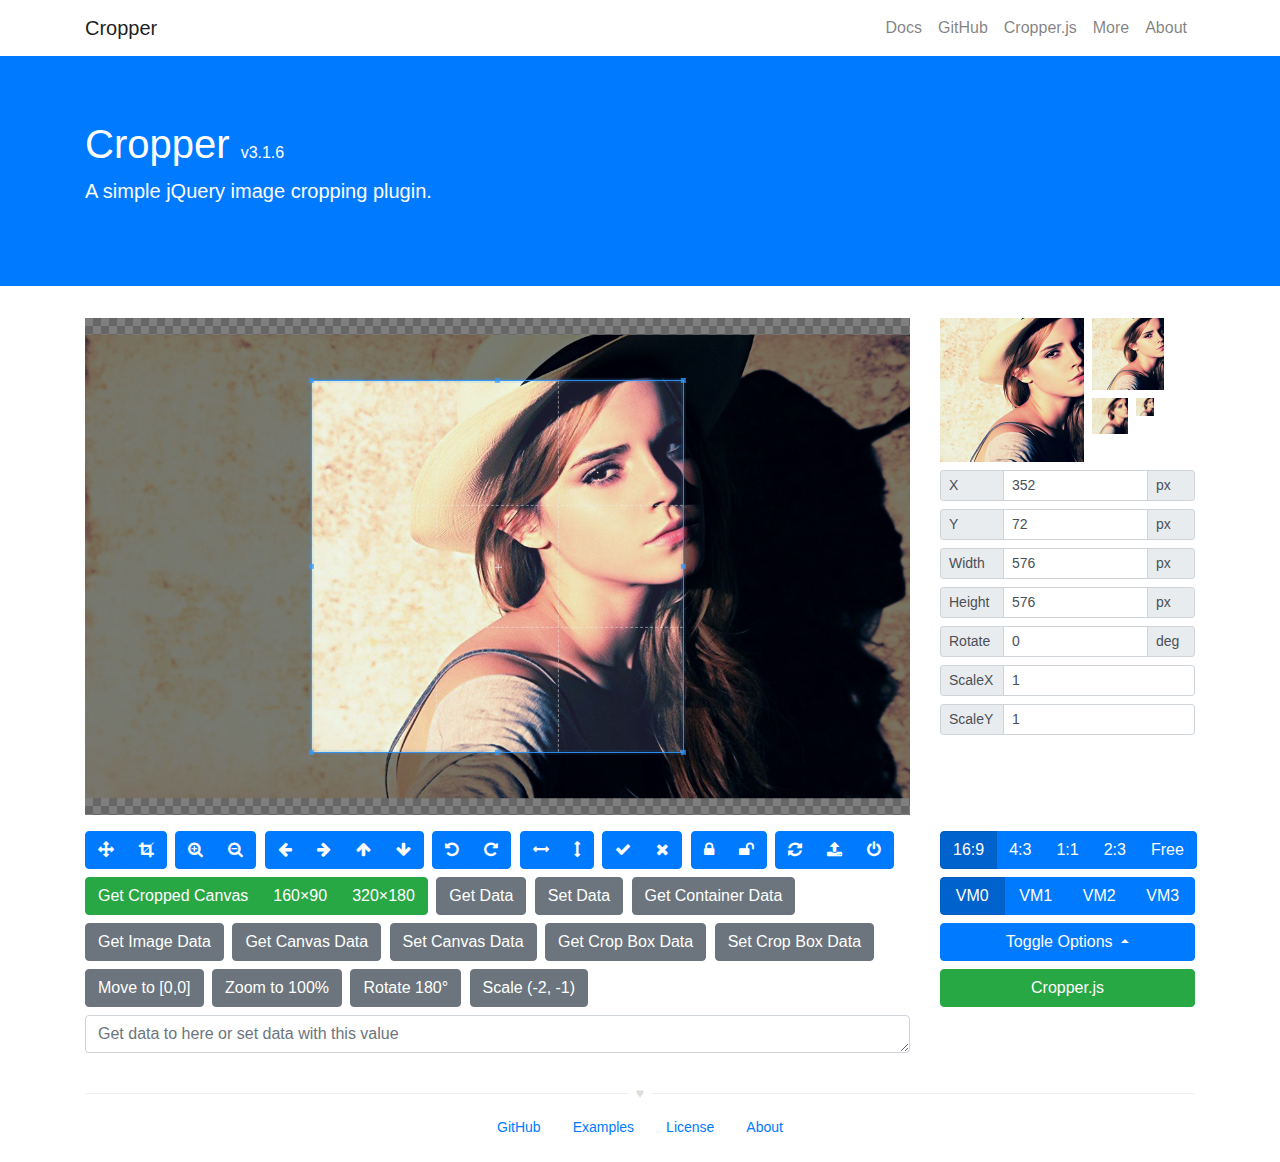
<file: MyWeChat/my-wechat/plugin/cropper/index.html>
<!DOCTYPE html>
<html lang="en">
<head>
  <meta charset="utf-8">
  <meta http-equiv="x-ua-compatible" content="ie=edge">
  <meta name="viewport" content="width=device-width, initial-scale=1, shrink-to-fit=no">
  <meta name="description" content="A simple jQuery image cropping plugin.">
  <meta name="author" content="Chen Fengyuan">
  <title>Cropper</title>
  <link rel="stylesheet" href="https://maxcdn.bootstrapcdn.com/font-awesome/4.7.0/css/font-awesome.min.css">
  <link rel="stylesheet" href="https://maxcdn.bootstrapcdn.com/bootstrap/4.0.0/css/bootstrap.min.css">
  <link rel="stylesheet" href="css/cropper.css">
  <link rel="stylesheet" href="css/main.css">
</head>
<body>
  <!--[if lt IE 9]>
  <div class="alert alert-warning alert-dismissible fade show m-0 rounded-0" role="alert">
    You are using an <strong>outdated</strong> browser. Please <a href="http://browsehappy.com/">upgrade your browser</a> to improve your experience.
    <button type="button" class="close" data-dismiss="alert" aria-label="Close">
      <span aria-hidden="true">&times;</span>
    </button>
  </div>
  <![endif]-->

  <!-- Header -->
  <header class="navbar navbar-light navbar-expand-md">
    <div class="container">
      <a class="navbar-brand" href="./">Cropper</a>
      <button class="navbar-toggler" type="button" data-toggle="collapse" data-target="#navbar-collapse" aria-controls="navbar-collapse" aria-expanded="false" aria-label="Toggle navigation">
        <span class="navbar-toggler-icon"></span>
      </button>
      <div class="collapse navbar-collapse justify-content-end" id="navbar-collapse" role="navigation">
        <nav class="nav navbar-nav">
          <a class="nav-link" href="https://github.com/fengyuanchen/cropper/tree/v3.1.6/README.md" data-toggle="tooltip" title="View the documentation">Docs</a>
          <a class="nav-link" href="https://github.com/fengyuanchen/cropper" data-toggle="tooltip" title="View the GitHub project">GitHub</a>
          <a class="nav-link" href="https://fengyuanchen.github.io/cropperjs" data-toggle="tooltip" title="the non-jQuery version of Cropper (recommended)">Cropper.js</a>
          <a class="nav-link" href="https://fengyuanchen.github.io" data-toggle="tooltip" title="More projects">More</a>
          <a class="nav-link" href="http://chenfengyuan.com" data-toggle="tooltip" title="About the author">About</a>
        </nav>
      </div>
    </div>
  </header>

  <!-- Jumbotron -->
  <div class="jumbotron bg-primary text-white rounded-0">
    <div class="container">
        <h1>Cropper <small class="h6">v3.1.6</small></h1>
        <p class="lead">A simple jQuery image cropping plugin.</p>
    </div>
  </div>

  <!-- Content -->
  <div class="container">
    <div class="row">
      <div class="col-md-9">
        <!-- <h3>Demo:</h3> -->
        <div class="img-container">
          <img id="image" src="images/picture.jpg" alt="Picture">
        </div>
      </div>
      <div class="col-md-3">
        <!-- <h3>Preview:</h3> -->
        <div class="docs-preview clearfix">
          <div class="img-preview preview-lg"></div>
          <div class="img-preview preview-md"></div>
          <div class="img-preview preview-sm"></div>
          <div class="img-preview preview-xs"></div>
        </div>

        <!-- <h3>Data:</h3> -->
        <div class="docs-data">
          <div class="input-group input-group-sm">
            <span class="input-group-prepend">
              <label class="input-group-text" for="dataX">X</label>
            </span>
            <input type="text" class="form-control" id="dataX" placeholder="x">
            <span class="input-group-append">
              <span class="input-group-text">px</span>
            </span>
          </div>
          <div class="input-group input-group-sm">
            <span class="input-group-prepend">
              <label class="input-group-text" for="dataY">Y</label>
            </span>
            <input type="text" class="form-control" id="dataY" placeholder="y">
            <span class="input-group-append">
              <span class="input-group-text">px</span>
            </span>
          </div>
          <div class="input-group input-group-sm">
            <span class="input-group-prepend">
              <label class="input-group-text" for="dataWidth">Width</label>
            </span>
            <input type="text" class="form-control" id="dataWidth" placeholder="width">
            <span class="input-group-append">
              <span class="input-group-text">px</span>
            </span>
          </div>
          <div class="input-group input-group-sm">
            <span class="input-group-prepend">
              <label class="input-group-text" for="dataHeight">Height</label>
            </span>
            <input type="text" class="form-control" id="dataHeight" placeholder="height">
            <span class="input-group-append">
              <span class="input-group-text">px</span>
            </span>
          </div>
          <div class="input-group input-group-sm">
            <span class="input-group-prepend">
              <label class="input-group-text" for="dataRotate">Rotate</label>
            </span>
            <input type="text" class="form-control" id="dataRotate" placeholder="rotate">
            <span class="input-group-append">
              <span class="input-group-text">deg</span>
            </span>
          </div>
          <div class="input-group input-group-sm">
            <span class="input-group-prepend">
              <label class="input-group-text" for="dataScaleX">ScaleX</label>
            </span>
            <input type="text" class="form-control" id="dataScaleX" placeholder="scaleX">
          </div>
          <div class="input-group input-group-sm">
            <span class="input-group-prepend">
              <label class="input-group-text" for="dataScaleY">ScaleY</label>
            </span>
            <input type="text" class="form-control" id="dataScaleY" placeholder="scaleY">
          </div>
        </div>
      </div>
    </div>
    <div class="row">
      <div class="col-md-9 docs-buttons">
        <!-- <h3>Toolbar:</h3> -->
        <div class="btn-group">
          <button type="button" class="btn btn-primary" data-method="setDragMode" data-option="move" title="Move">
            <span class="docs-tooltip" data-toggle="tooltip" data-animation="false" title="$().cropper(&quot;setDragMode&quot;, &quot;move&quot;)">
              <span class="fa fa-arrows"></span>
            </span>
          </button>
          <button type="button" class="btn btn-primary" data-method="setDragMode" data-option="crop" title="Crop">
            <span class="docs-tooltip" data-toggle="tooltip" data-animation="false" title="$().cropper(&quot;setDragMode&quot;, &quot;crop&quot;)">
              <span class="fa fa-crop"></span>
            </span>
          </button>
        </div>

        <div class="btn-group">
          <button type="button" class="btn btn-primary" data-method="zoom" data-option="0.1" title="Zoom In">
            <span class="docs-tooltip" data-toggle="tooltip" data-animation="false" title="$().cropper(&quot;zoom&quot;, 0.1)">
              <span class="fa fa-search-plus"></span>
            </span>
          </button>
          <button type="button" class="btn btn-primary" data-method="zoom" data-option="-0.1" title="Zoom Out">
            <span class="docs-tooltip" data-toggle="tooltip" data-animation="false" title="$().cropper(&quot;zoom&quot;, -0.1)">
              <span class="fa fa-search-minus"></span>
            </span>
          </button>
        </div>

        <div class="btn-group">
          <button type="button" class="btn btn-primary" data-method="move" data-option="-10" data-second-option="0" title="Move Left">
            <span class="docs-tooltip" data-toggle="tooltip" data-animation="false" title="$().cropper(&quot;move&quot;, -10, 0)">
              <span class="fa fa-arrow-left"></span>
            </span>
          </button>
          <button type="button" class="btn btn-primary" data-method="move" data-option="10" data-second-option="0" title="Move Right">
            <span class="docs-tooltip" data-toggle="tooltip" data-animation="false" title="$().cropper(&quot;move&quot;, 10, 0)">
              <span class="fa fa-arrow-right"></span>
            </span>
          </button>
          <button type="button" class="btn btn-primary" data-method="move" data-option="0" data-second-option="-10" title="Move Up">
            <span class="docs-tooltip" data-toggle="tooltip" data-animation="false" title="$().cropper(&quot;move&quot;, 0, -10)">
              <span class="fa fa-arrow-up"></span>
            </span>
          </button>
          <button type="button" class="btn btn-primary" data-method="move" data-option="0" data-second-option="10" title="Move Down">
            <span class="docs-tooltip" data-toggle="tooltip" data-animation="false" title="$().cropper(&quot;move&quot;, 0, 10)">
              <span class="fa fa-arrow-down"></span>
            </span>
          </button>
        </div>

        <div class="btn-group">
          <button type="button" class="btn btn-primary" data-method="rotate" data-option="-45" title="Rotate Left">
            <span class="docs-tooltip" data-toggle="tooltip" data-animation="false" title="$().cropper(&quot;rotate&quot;, -45)">
              <span class="fa fa-rotate-left"></span>
            </span>
          </button>
          <button type="button" class="btn btn-primary" data-method="rotate" data-option="45" title="Rotate Right">
            <span class="docs-tooltip" data-toggle="tooltip" data-animation="false" title="$().cropper(&quot;rotate&quot;, 45)">
              <span class="fa fa-rotate-right"></span>
            </span>
          </button>
        </div>

        <div class="btn-group">
          <button type="button" class="btn btn-primary" data-method="scaleX" data-option="-1" title="Flip Horizontal">
            <span class="docs-tooltip" data-toggle="tooltip" data-animation="false" title="$().cropper(&quot;scaleX&quot;, -1)">
              <span class="fa fa-arrows-h"></span>
            </span>
          </button>
          <button type="button" class="btn btn-primary" data-method="scaleY" data-option="-1" title="Flip Vertical">
            <span class="docs-tooltip" data-toggle="tooltip" data-animation="false" title="$().cropper(&quot;scaleY&quot;, -1)">
              <span class="fa fa-arrows-v"></span>
            </span>
          </button>
        </div>

        <div class="btn-group">
          <button type="button" class="btn btn-primary" data-method="crop" title="Crop">
            <span class="docs-tooltip" data-toggle="tooltip" data-animation="false" title="$().cropper(&quot;crop&quot;)">
              <span class="fa fa-check"></span>
            </span>
          </button>
          <button type="button" class="btn btn-primary" data-method="clear" title="Clear">
            <span class="docs-tooltip" data-toggle="tooltip" data-animation="false" title="$().cropper(&quot;clear&quot;)">
              <span class="fa fa-remove"></span>
            </span>
          </button>
        </div>

        <div class="btn-group">
          <button type="button" class="btn btn-primary" data-method="disable" title="Disable">
            <span class="docs-tooltip" data-toggle="tooltip" data-animation="false" title="$().cropper(&quot;disable&quot;)">
              <span class="fa fa-lock"></span>
            </span>
          </button>
          <button type="button" class="btn btn-primary" data-method="enable" title="Enable">
            <span class="docs-tooltip" data-toggle="tooltip" data-animation="false" title="$().cropper(&quot;enable&quot;)">
              <span class="fa fa-unlock"></span>
            </span>
          </button>
        </div>

        <div class="btn-group">
          <button type="button" class="btn btn-primary" data-method="reset" title="Reset">
            <span class="docs-tooltip" data-toggle="tooltip" data-animation="false" title="$().cropper(&quot;reset&quot;)">
              <span class="fa fa-refresh"></span>
            </span>
          </button>
          <label class="btn btn-primary btn-upload" for="inputImage" title="Upload image file">
            <input type="file" class="sr-only" id="inputImage" name="file" accept=".jpg,.jpeg,.png,.gif,.bmp,.tiff">
            <span class="docs-tooltip" data-toggle="tooltip" data-animation="false" title="Import image with Blob URLs">
              <span class="fa fa-upload"></span>
            </span>
          </label>
          <button type="button" class="btn btn-primary" data-method="destroy" title="Destroy">
            <span class="docs-tooltip" data-toggle="tooltip" data-animation="false" title="$().cropper(&quot;destroy&quot;)">
              <span class="fa fa-power-off"></span>
            </span>
          </button>
        </div>

        <div class="btn-group btn-group-crop">
          <button type="button" class="btn btn-success" data-method="getCroppedCanvas" data-option="{ &quot;maxWidth&quot;: 4096, &quot;maxHeight&quot;: 4096 }">
            <span class="docs-tooltip" data-toggle="tooltip" data-animation="false" title="$().cropper(&quot;getCroppedCanvas&quot;, { maxWidth: 4096, maxHeight: 4096 })">
              Get Cropped Canvas
            </span>
          </button>
          <button type="button" class="btn btn-success" data-method="getCroppedCanvas" data-option="{ &quot;width&quot;: 160, &quot;height&quot;: 90 }">
            <span class="docs-tooltip" data-toggle="tooltip" data-animation="false" title="$().cropper(&quot;getCroppedCanvas&quot;, { width: 160, height: 90 })">
              160&times;90
            </span>
          </button>
          <button type="button" class="btn btn-success" data-method="getCroppedCanvas" data-option="{ &quot;width&quot;: 320, &quot;height&quot;: 180 }">
            <span class="docs-tooltip" data-toggle="tooltip" data-animation="false" title="$().cropper(&quot;getCroppedCanvas&quot;, { width: 320, height: 180 })">
              320&times;180
            </span>
          </button>
        </div>

        <!-- Show the cropped image in modal -->
        <div class="modal fade docs-cropped" id="getCroppedCanvasModal" aria-hidden="true" aria-labelledby="getCroppedCanvasTitle" role="dialog" tabindex="-1">
          <div class="modal-dialog">
            <div class="modal-content">
              <div class="modal-header">
                <h5 class="modal-title" id="getCroppedCanvasTitle">Cropped</h5>
                <button type="button" class="close" data-dismiss="modal" aria-label="Close">
                  <span aria-hidden="true">&times;</span>
                </button>
              </div>
              <div class="modal-body"></div>
              <div class="modal-footer">
                <button type="button" class="btn btn-secondary" data-dismiss="modal">Close</button>
                <a class="btn btn-primary" id="download" href="javascript:void(0);" download="cropped.jpg">Download</a>
              </div>
            </div>
          </div>
        </div><!-- /.modal -->

        <button type="button" class="btn btn-secondary" data-method="getData" data-option data-target="#putData">
          <span class="docs-tooltip" data-toggle="tooltip" data-animation="false" title="$().cropper(&quot;getData&quot;)">
            Get Data
          </span>
        </button>
        <button type="button" class="btn btn-secondary" data-method="setData" data-target="#putData">
          <span class="docs-tooltip" data-toggle="tooltip" data-animation="false" title="$().cropper(&quot;setData&quot;, data)">
            Set Data
          </span>
        </button>
        <button type="button" class="btn btn-secondary" data-method="getContainerData" data-option data-target="#putData">
          <span class="docs-tooltip" data-toggle="tooltip" data-animation="false" title="$().cropper(&quot;getContainerData&quot;)">
            Get Container Data
          </span>
        </button>
        <button type="button" class="btn btn-secondary" data-method="getImageData" data-option data-target="#putData">
          <span class="docs-tooltip" data-toggle="tooltip" data-animation="false" title="$().cropper(&quot;getImageData&quot;)">
            Get Image Data
          </span>
        </button>
        <button type="button" class="btn btn-secondary" data-method="getCanvasData" data-option data-target="#putData">
          <span class="docs-tooltip" data-toggle="tooltip" data-animation="false" title="$().cropper(&quot;getCanvasData&quot;)">
            Get Canvas Data
          </span>
        </button>
        <button type="button" class="btn btn-secondary" data-method="setCanvasData" data-target="#putData">
          <span class="docs-tooltip" data-toggle="tooltip" data-animation="false" title="$().cropper(&quot;setCanvasData&quot;, data)">
            Set Canvas Data
          </span>
        </button>
        <button type="button" class="btn btn-secondary" data-method="getCropBoxData" data-option data-target="#putData">
          <span class="docs-tooltip" data-toggle="tooltip" data-animation="false" title="$().cropper(&quot;getCropBoxData&quot;)">
            Get Crop Box Data
          </span>
        </button>
        <button type="button" class="btn btn-secondary" data-method="setCropBoxData" data-target="#putData">
          <span class="docs-tooltip" data-toggle="tooltip" data-animation="false" title="$().cropper(&quot;setCropBoxData&quot;, data)">
            Set Crop Box Data
          </span>
        </button>
        <button type="button" class="btn btn-secondary" data-method="moveTo" data-option="0">
          <span class="docs-tooltip" data-toggle="tooltip" data-animation="false" title="cropper.moveTo(0)">
            Move to [0,0]
          </span>
        </button>
        <button type="button" class="btn btn-secondary" data-method="zoomTo" data-option="1">
          <span class="docs-tooltip" data-toggle="tooltip" data-animation="false" title="cropper.zoomTo(1)">
            Zoom to 100%
          </span>
        </button>
        <button type="button" class="btn btn-secondary" data-method="rotateTo" data-option="180">
          <span class="docs-tooltip" data-toggle="tooltip" data-animation="false" title="cropper.rotateTo(180)">
            Rotate 180°
          </span>
        </button>
        <button type="button" class="btn btn-secondary" data-method="scale" data-option="-2" data-second-option="-1">
          <span class="docs-tooltip" data-toggle="tooltip" title="cropper.scale(-2, -1)">
            Scale (-2, -1)
          </span>
        </button>
        <textarea type="text" class="form-control" id="putData" rows="1" placeholder="Get data to here or set data with this value"></textarea>
      </div><!-- /.docs-buttons -->

      <div class="col-md-3 docs-toggles">
        <!-- <h3>Toggles:</h3> -->
        <div class="btn-group d-flex flex-nowrap" data-toggle="buttons">
          <label class="btn btn-primary active">
            <input type="radio" class="sr-only" id="aspectRatio0" name="aspectRatio" value="1.7777777777777777">
            <span class="docs-tooltip" data-toggle="tooltip" data-animation="false" title="aspectRatio: 16 / 9">
              16:9
            </span>
          </label>
          <label class="btn btn-primary">
            <input type="radio" class="sr-only" id="aspectRatio1" name="aspectRatio" value="1.3333333333333333">
            <span class="docs-tooltip" data-toggle="tooltip" data-animation="false" title="aspectRatio: 4 / 3">
              4:3
            </span>
          </label>
          <label class="btn btn-primary">
            <input type="radio" class="sr-only" id="aspectRatio2" name="aspectRatio" value="1">
            <span class="docs-tooltip" data-toggle="tooltip" data-animation="false" title="aspectRatio: 1 / 1">
              1:1
            </span>
          </label>
          <label class="btn btn-primary">
            <input type="radio" class="sr-only" id="aspectRatio3" name="aspectRatio" value="0.6666666666666666">
            <span class="docs-tooltip" data-toggle="tooltip" data-animation="false" title="aspectRatio: 2 / 3">
              2:3
            </span>
          </label>
          <label class="btn btn-primary">
            <input type="radio" class="sr-only" id="aspectRatio4" name="aspectRatio" value="NaN">
            <span class="docs-tooltip" data-toggle="tooltip" data-animation="false" title="aspectRatio: NaN">
              Free
            </span>
          </label>
        </div>

        <div class="btn-group d-flex flex-nowrap" data-toggle="buttons">
          <label class="btn btn-primary active">
            <input type="radio" class="sr-only" id="viewMode0" name="viewMode" value="0" checked>
            <span class="docs-tooltip" data-toggle="tooltip" data-animation="false" title="View Mode 0">
              VM0
            </span>
          </label>
          <label class="btn btn-primary">
            <input type="radio" class="sr-only" id="viewMode1" name="viewMode" value="1">
            <span class="docs-tooltip" data-toggle="tooltip" data-animation="false" title="View Mode 1">
              VM1
            </span>
          </label>
          <label class="btn btn-primary">
            <input type="radio" class="sr-only" id="viewMode2" name="viewMode" value="2">
            <span class="docs-tooltip" data-toggle="tooltip" data-animation="false" title="View Mode 2">
              VM2
            </span>
          </label>
          <label class="btn btn-primary">
            <input type="radio" class="sr-only" id="viewMode3" name="viewMode" value="3">
            <span class="docs-tooltip" data-toggle="tooltip" data-animation="false" title="View Mode 3">
              VM3
            </span>
          </label>
        </div>

        <div class="dropdown dropup docs-options">
          <button type="button" class="btn btn-primary btn-block dropdown-toggle" id="toggleOptions" data-toggle="dropdown" aria-expanded="true">
            Toggle Options
            <span class="caret"></span>
          </button>
          <ul class="dropdown-menu" aria-labelledby="toggleOptions" role="menu">
            <li class="dropdown-item">
              <div class="form-check">
                <input class="form-check-input" id="responsive" type="checkbox" name="responsive" checked>
                <label class="form-check-label" for="responsive">responsive</label>
              </div>
            </li>
            <li class="dropdown-item">
              <div class="form-check">
                <input class="form-check-input" id="restore" type="checkbox" name="restore" checked>
                <label class="form-check-label" for="restore">restore</label>
              </div>
            </li>
            <li class="dropdown-item">
              <div class="form-check">
                <input class="form-check-input" id="checkCrossOrigin" type="checkbox" name="checkCrossOrigin" checked>
                <label class="form-check-label" for="checkCrossOrigin">checkCrossOrigin</label>
              </div>
            </li>
            <li class="dropdown-item">
              <div class="form-check">
                <input class="form-check-input" id="checkOrientation" type="checkbox" name="checkOrientation" checked>
                <label class="form-check-label" for="checkOrientation">checkOrientation</label>
              </div>
            </li>
            <li class="dropdown-item">
              <div class="form-check">
                <input class="form-check-input" id="modal" type="checkbox" name="modal" checked>
                <label class="form-check-label" for="modal">modal</label>
              </div>
            </li>
            <li class="dropdown-item">
              <div class="form-check">
                <input class="form-check-input" id="guides" type="checkbox" name="guides" checked>
                <label class="form-check-label" for="guides">guides</label>
              </div>
            </li>
            <li class="dropdown-item">
              <div class="form-check">
                <input class="form-check-input" id="center" type="checkbox" name="center" checked>
                <label class="form-check-label" for="center">center</label>
              </div>
            </li>
            <li class="dropdown-item">
              <div class="form-check">
                <input class="form-check-input" id="highlight" type="checkbox" name="highlight" checked>
                <label class="form-check-label" for="highlight">highlight</label>
              </div>
            </li>
            <li class="dropdown-item">
              <div class="form-check">
                <input class="form-check-input" id="background" type="checkbox" name="background" checked>
                <label class="form-check-label" for="background">background</label>
              </div>
            </li>
            <li class="dropdown-item">
              <div class="form-check">
                <input class="form-check-input" id="autoCrop" type="checkbox" name="autoCrop" checked>
                <label class="form-check-label" for="autoCrop">autoCrop</label>
              </div>
            </li>
            <li class="dropdown-item">
              <div class="form-check">
                <input class="form-check-input" id="movable" type="checkbox" name="movable" checked>
                <label class="form-check-label" for="movable">movable</label>
              </div>
            </li>
            <li class="dropdown-item">
              <div class="form-check">
                <input class="form-check-input" id="rotatable" type="checkbox" name="rotatable" checked>
                <label class="form-check-label" for="rotatable">rotatable</label>
              </div>
            </li>
            <li class="dropdown-item">
              <div class="form-check">
                <input class="form-check-input" id="scalable" type="checkbox" name="scalable" checked>
                <label class="form-check-label" for="scalable">scalable</label>
              </div>
            </li>
            <li class="dropdown-item">
              <div class="form-check">
                <input class="form-check-input" id="zoomable" type="checkbox" name="zoomable" checked>
                <label class="form-check-label" for="zoomable">zoomable</label>
              </div>
            </li>
            <li class="dropdown-item">
              <div class="form-check">
                <input class="form-check-input" id="zoomOnTouch" type="checkbox" name="zoomOnTouch" checked>
                <label class="form-check-label" for="zoomOnTouch">zoomOnTouch</label>
              </div>
            </li>
            <li class="dropdown-item">
              <div class="form-check">
                <input class="form-check-input" id="zoomOnWheel" type="checkbox" name="zoomOnWheel" checked>
                <label class="form-check-label" for="zoomOnWheel">zoomOnWheel</label>
              </div>
            </li>
            <li class="dropdown-item">
              <div class="form-check">
                <input class="form-check-input" id="cropBoxMovable" type="checkbox" name="cropBoxMovable" checked>
                <label class="form-check-label" for="cropBoxMovable">cropBoxMovable</label>
              </div>
            </li>
            <li class="dropdown-item">
              <div class="form-check">
                <input class="form-check-input" id="cropBoxResizable" type="checkbox" name="cropBoxResizable" checked>
                <label class="form-check-label" for="cropBoxResizable">cropBoxResizable</label>
              </div>
            </li>
            <li class="dropdown-item">
              <div class="form-check">
                <input class="form-check-input" id="toggleDragModeOnDblclick" type="checkbox" name="toggleDragModeOnDblclick" checked>
                <label class="form-check-label" for="toggleDragModeOnDblclick">toggleDragModeOnDblclick</label>
              </div>
            </li>
          </ul>
        </div><!-- /.dropdown -->

        <a class="btn btn-success btn-block" data-toggle="tooltip" data-animation="false" href="https://fengyuanchen.github.io/cropperjs" title="The non-jQuery version of Cropper (recommended)">Cropper.js</a>

      </div><!-- /.docs-toggles -->
    </div>
  </div>

  <!-- Footer -->
  <footer class="footer">
    <div class="container">
      <p class="heart"></p>
      <nav class="nav flex-wrap justify-content-center mb-3">
        <a class="nav-link" href="https://github.com/fengyuanchen/cropper">GitHub</a>
        <a class="nav-link" href="https://github.com/fengyuanchen/cropper/tree/v3.1.6/examples">Examples</a>
        <a class="nav-link" href="https://github.com/fengyuanchen/cropper/tree/v3.1.6/LICENSE">License</a>
        <a class="nav-link" href="http://chenfengyuan.com">About</a>
      </nav>
    </div>
  </footer>

  <!-- Scripts -->
  <script src="https://code.jquery.com/jquery-3.3.1.slim.min.js"></script>
  <script src="https://maxcdn.bootstrapcdn.com/bootstrap/4.0.0/js/bootstrap.bundle.min.js"></script>
  <script src="https://fengyuanchen.github.io/js/common.js"></script>
  <script src="js/cropper.js"></script>
  <script src="js/main.js"></script>
</body>
</html>
</file>
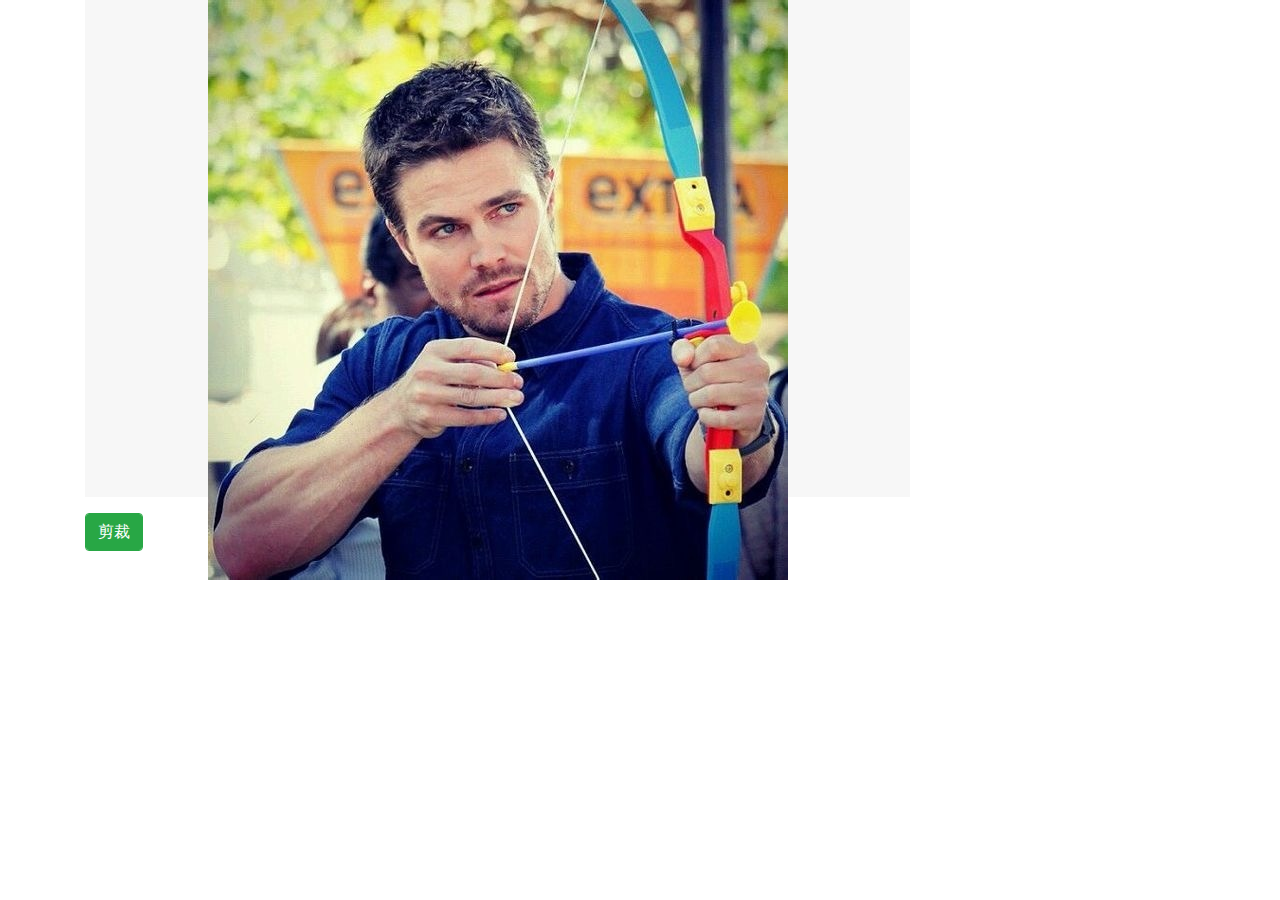
<file: MyWeChat/my-wechat/plugin/v3.1.6/index.html>
<!DOCTYPE html>
<html lang="en">

	<head>
		<meta charset="utf-8">
		<meta http-equiv="x-ua-compatible" content="ie=edge">
		<meta name="viewport" content="width=device-width, initial-scale=1, shrink-to-fit=no">
		<meta name="description" content="A simple jQuery image cropping plugin.">
		<meta name="author" content="Chen Fengyuan">
		<title>Cropper</title>
		<script src="../../js/mui.min.js"></script>
		<link href="../../css/mui.min.css" rel="stylesheet" />
		<link rel="stylesheet" href="https://maxcdn.bootstrapcdn.com/font-awesome/4.7.0/css/font-awesome.min.css">
		<link rel="stylesheet" href="https://maxcdn.bootstrapcdn.com/bootstrap/4.0.0/css/bootstrap.min.css">
		<link rel="stylesheet" href="css/cropper.css">
		<link rel="stylesheet" href="css/main.css">
	</head>

	<body>

		<!-- Content -->
		<div class="container">
			<div class="row">
				<div class="col-md-9">
					<!-- <h3>Demo:</h3> -->
					<div class="img-container">
						<img id="image" src="../../css/registLogin/arrow.jpg" alt="Picture">
					</div>
				</div>
			</div>
			<div class="row">
				<div class="col-md-9 docs-buttons">
					<button id="cutter" type="button" class="btn btn-success">剪裁</button>
				</div>
			</div>
		</div>

		<!-- Scripts -->
		<script src="https://code.jquery.com/jquery-3.3.1.slim.min.js"></script>
		<script src="https://maxcdn.bootstrapcdn.com/bootstrap/4.0.0/js/bootstrap.bundle.min.js"></script>
		<script src="https://fengyuanchen.github.io/js/common.js"></script>
		<script src="js/cropper.js"></script>
		<!--<script src="js/main.js"></script>-->

		<script type="text/javascript">
			mui.plusReady(function() {
				
				var $image = $('#image');
				var options = {
					aspectRatio: 1 / 1,
					crop: function(e) {}
				};
			
				// Cropper
				$image.cropper(options);

				$("#cutter").on('click', function() {
					var cropper = $image.data('cropper');
					var result;

					result = $image.cropper("getCroppedCanvas");

					if(result) {
						var base64Url = result.toDataURL();
						console.log(base64Url);
					}
				})

			});
		</script>

	</body>

</html>
</file>
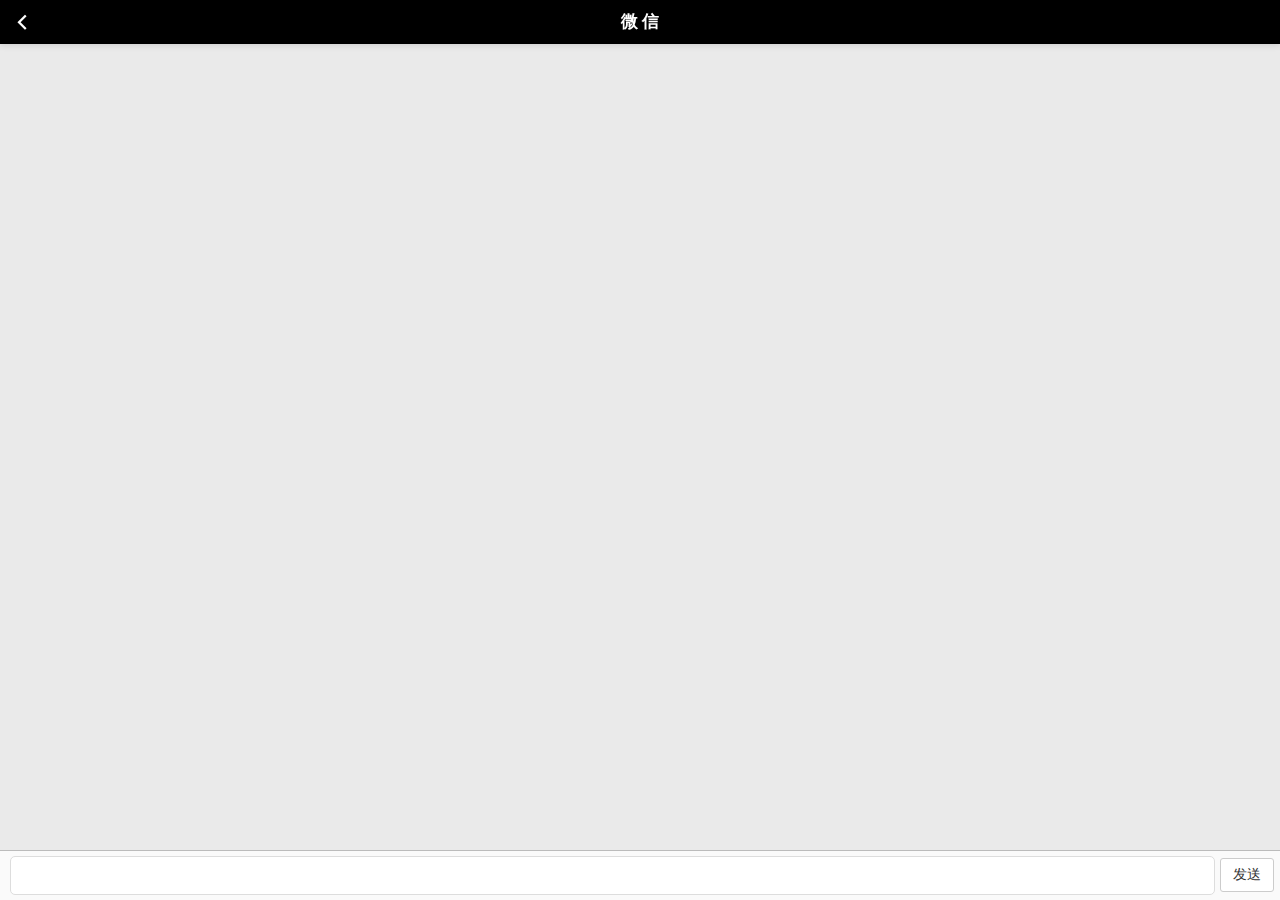
<file: MyWeChat/my-wechat/chatting.html>
<!DOCTYPE html>
<html>

	<head>
		<meta charset="utf-8">
		<meta name="viewport" content="width=device-width,initial-scale=1,minimum-scale=1,maximum-scale=1,user-scalable=no" />
		<title></title>
		<link href="css/mui.min.css" rel="stylesheet" />
		<link rel="stylesheet" type="text/css" href="css/header.css" />
		<link rel="stylesheet" type="text/css" href="css/chat.css" />
		<style>
			html,
			body {
				height: 100%;
				margin: 0px;
				padding: 0px;
				overflow: hidden;
				-webkit-touch-callout: none;
				-webkit-user-select: none;
			}
		</style>
	</head>

	<body contextmenu="return false;">

		<header class="mui-bar mui-bar-nav title" style="position: fixed;">
			<a class="mui-action-back mui-icon mui-icon-left-nav mui-pull-left title-color"></a>
			<h1 class="mui-title title-color"><b id="chatting-nickname">微 信</b></h1>
		</header>

		<div id="msg-outter" class="mui-content">
			<div id='msg'>
				
				<!--<div class="friend_lists">
					<div class="header_img">
						<img src="image/face-default-cat.png" width="40px" height="40px" />
					</div>
					<div class="msg-wrapper right">
						<p class="msg-left-white">晚上过来吃饭？</p>
					</div>
				</div>

				<div class="me_lists">
					<div class="header_img">
						<img src="image/face-default-cat.png" width="40px" height="40px" />
					</div>
					<div class="msg-wrapper left">
						<p class="msg-right-green">好的，没问题！时间地点？</p>
					</div>
				</div>-->

			</div>
		</div>
		
		<footer>
			<div class="footer-center">
				<textarea id='msg-text' type="text" class='input-text'></textarea>
			</div>
			<label for="" class="footer-right">
				<button type="button" class="mui-btn mui-btn-gray" id="send">发送</button>
			</label>
		</footer>
		
		<script src="js/mui.min.js"></script>
		<script type="application/javascript" src="js/app.js"></script>
		<script type="text/javascript">
			// 创建命名空间，只需要把自己的代码，写进入，那么外部就无法访问
//			(function($, doc){
				
				// 获取上一个页面传入的好友属性值
				var friendUserId;
				var friendNickname;
				var friendFaceImage;
				mui.plusReady(function(){
					
					// 获取我自己的用户信息					
					var me = app.getUserGlobalInfo();
					
					// 获取聊天页面webview
					var chattingWebview = plus.webview.currentWebview();
					// 设置聊天页面的软键盘样式
					chattingWebview.setStyle({
						softinputMode: "adjustResize"
					});
					
					// 获取上一个页面传入的好友属性值
					friendUserId = chattingWebview.friendUserId;
					friendNickname = chattingWebview.friendNickname;
					friendFaceImage = chattingWebview.friendFaceImage;
					
					// 标题改为朋友的昵称
					document.getElementById("chatting-nickname").innerHTML = friendNickname;
					
					
					// 渲染初始化的聊天记录HTML
					initChatHistory();
					
					var areaMsgList = document.getElementById("msg");
					// 设置聊天记录进入页面的时候自动滚动到最后一条
					areaMsgList.scrollTop = areaMsgList.scrollHeight + areaMsgList.offsetHeight;
					
					// 获取dom控件
					var msg_text = document.getElementById("msg-text");
					var send = document.getElementById("send");
					
					// 监听用户输入，使得send按钮变色
					msg_text.addEventListener("input", function(){
						var msg_text_val = msg_text.value;
						if (msg_text_val.length > 0) {
							send.setAttribute("class", "mui-btn-green");
						} else {
							send.setAttribute("class", "mui-btn-gray");
						}
					});
					
					// 对当前的窗口监听resize事件
					window.addEventListener("resize", function(){
						resizeScreen();
						document.getElementById("msg-outter").style.paddingBottom = "50px";
					});
					
					// 发送消息按钮的事件绑定
					send.addEventListener("tap", function(){
						
						// 发送之前判断网络的状态
						var connectionStatus = plus.networkinfo.getCurrentType();
						if (connectionStatus == 0 || connectionStatus == 1) {
							app.showToast("请打开网络连接...", "error");
							return;
						}
						
						// 获取消息内容
						var msg_text_val = msg_text.value;
						
						// 判断消息内容，如果长度等于0，则return
						if (msg_text_val.length === 0) {
							return;
						}
						
						// 发送消息, 渲染消息的html到msg div之下
						sendMsg(app.imgServerUrl + me.faceImage, msg_text_val);
						// 情况消息文本框中的内容
						msg_text.value = "";
						// 发送消息完毕之后，把发送按钮的颜色改为灰白色
						send.setAttribute("class", "mui-btn-gray");
						
						// 构建ChatMsg
						var chatMsg = new app.ChatMsg(me.id, friendUserId, msg_text_val, null);
						// 构建DataContent
						var dataContent = new app.DataContent(app.CHAT, chatMsg, null);
						
						// 调用websocket 发送消息到netty后端
						var wsWebview = plus.webview.getWebviewById("mywechat-chatlist.html");
						wsWebview.evalJS("CHAT.chat('" + JSON.stringify(dataContent) + "')");
//						wsWebview.evalJS("CHAT.chat('" + msg_text_val + "')");
						
						// 保存聊天历史记录到本地缓存
						app.saveUserChatHistory(me.id, friendUserId, msg_text_val, 1);
						app.saveUserChatSnapshot(me.id, friendUserId, msg_text_val, true);
//						receiveMsg("模拟接受消息~~~~~~");
					});
				});
				
				// 接受消息
				function receiveMsg(msg) {
					
					var msgHtml = '<div class="friend_lists">' +
										'<div class="header_img">' +
											'<img src="' + app.imgServerUrl + friendFaceImage + '" width="40px" height="40px" />' +
										'</div>' +
										'<div class="msg-wrapper right">' +
											'<p class="msg-left-white">' + msg + '</p>' +
										'</div>' +
								  '</div>'; 
					
					var msg_list = document.getElementById("msg");
					msg_list.insertAdjacentHTML("beforeend", msgHtml);
					
					playReceiveMsgSound();
				}
				
				// 发送消息
				function sendMsg(faceImg, msg) {
					
					var msgHtml = '<div class="me_lists">' +
									'<div class="header_img">' +
										'<img src="' + faceImg + '" width="40px" height="40px" />' +
									'</div>' +
									'<div class="msg-wrapper left">' +
										'<p class="msg-right-green">' + msg + '</p>' +
									'</div>' +
								  '</div>';
					var msg_list = document.getElementById("msg");
					msg_list.insertAdjacentHTML("beforeend", msgHtml);
					
					playSendMsgSound();
				}
				
				// 播放发送消息的铃声
				function playSendMsgSound() {
					var audioPlayer = plus.audio.createPlayer("/mp3/send.mp3");
					audioPlayer.play();
				}
				
				// 播放接受消息的铃声
				function playReceiveMsgSound() {
					var audioPlayer = plus.audio.createPlayer("/mp3/di_didi.mp3");
					audioPlayer.play();
				}
				
				// 重新调整聊天窗口
				function resizeScreen() {
					var areaMsgList = document.getElementById("msg");
					// 设置聊天记录进入页面的时候自动滚动到最后一条
					areaMsgList.scrollTop = areaMsgList.scrollHeight + areaMsgList.offsetHeight;
				};
				
//			}(mui, document));
			
			// 初始化用户的聊天记录
			function initChatHistory() {
				var msg_list = document.getElementById("msg");
				
				var me = app.getUserGlobalInfo();
				var myId = me.id;
				var myFaceImg = me.faceImage;

				var chatHistoryList = app.getUserChatHistory(myId, friendUserId);
				
				var togetherHTML = "";
				
				for (var i = 0 ; i < chatHistoryList.length ; i ++) {
					var singleMsg = chatHistoryList[i];
					if (singleMsg.flag == 1) {
						togetherHTML += '<div class="me_lists">' +
									'<div class="header_img">' +
										'<img src="' + app.imgServerUrl + myFaceImg + '" width="40px" height="40px" />' +
									'</div>' +
									'<div class="msg-wrapper left">' +
										'<p class="msg-right-green">' + singleMsg.msg + '</p>' +
									'</div>' +
								  '</div>';
					} else {
						togetherHTML += '<div class="friend_lists">' +
										'<div class="header_img">' +
											'<img src="' + app.imgServerUrl + friendFaceImage + '" width="40px" height="40px" />' +
										'</div>' +
										'<div class="msg-wrapper right">' +
											'<p class="msg-left-white">' + singleMsg.msg + '</p>' +
										'</div>' +
								  '</div>';
					}
				}
				msg_list.innerHTML = togetherHTML;
			}
			
		</script>
	</body>

</html>
</file>
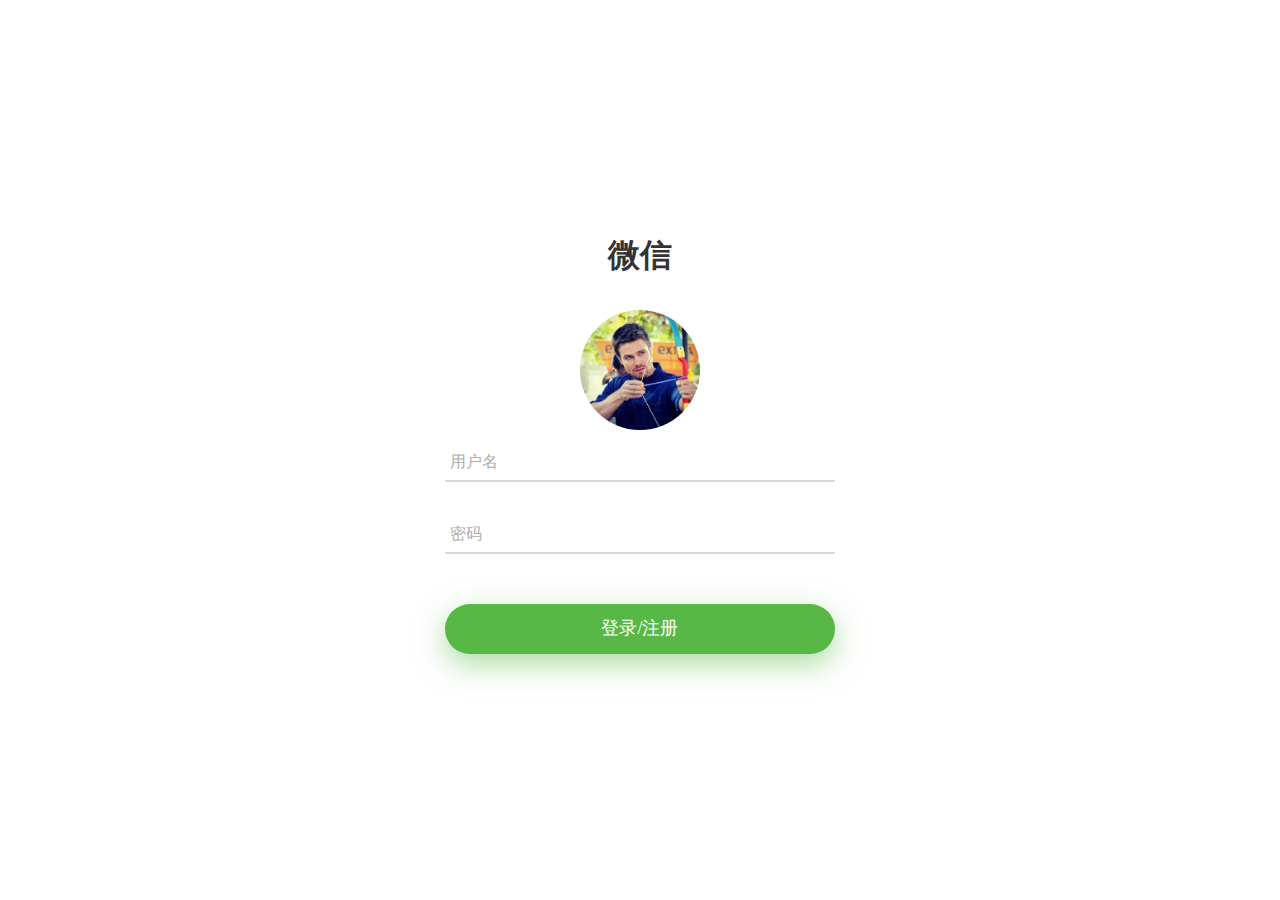
<file: MyWeChat/my-wechat/login.html>
<!DOCTYPE html>
<html>

	<head>
		<meta charset="utf-8">
		<meta name="viewport" content="width=device-width,initial-scale=1,minimum-scale=1,maximum-scale=1,user-scalable=no" />
		<title></title>
		<script src="js/mui.js"></script>

		<link rel="stylesheet" type="text/css" href="css/registLogin/util.css">
		<link rel="stylesheet" type="text/css" href="css/registLogin/main.css">

		<script type="text/javascript" charset="utf-8">
			mui.init();
		</script>

		<style>
			.p-t-85 {
				padding-top: 10px;
			}
			
			.p-b-70 {
				padding-bottom: 35px;
			}
			
			.m-t-85 {
				margin-top: 15px;
			}
			
			.container-login100 {
				padding: 25px;
			}
			/*toast信息提示*/
			
			.mui-toast-container {
				bottom: 50% !important;
			}
			.mui-toast-message {
				opacity: 0.6;
				color: #fff;
				width: 180px;
				padding: 70px 5px 10px 5px;
			}
		</style>
	</head>

	<body>

		<div class="mui-content">
			<div class="container-login100">
				<div class="wrap-login100 p-t-85 p-b-20">
					<form id="userform">
						<span class="login100-form-title p-b-70">
							<h5>微信</h5>
						</span>
						<span class="login100-form-avatar">
							<img id="img_login_face" src="css/registLogin/arrow.jpg" alt="风间影月">
						</span>

						<div class="wrap-input100 validate-input m-t-85 m-b-35">
							<input class="input100" type="text" id="username" name="username" placeholder="用户名">
							<span class="focus-input100"></span>
						</div>

						<div class="wrap-input100 validate-input m-b-50">
							<input class="input100" type="password" id="txt_password" name="password" placeholder="密码">
							<span class="focus-input100"></span>
						</div>
						<div class="container-login100-form-btn">
							<button type="submit" id="registOrLogin" class="login100-form-btn">
								登录/注册
							</button>
						</div>
					</form>
					
				</div>
			</div>
		</div>
		<script type="text/javascript" src="js/app.js" ></script>
		<script type="text/javascript">
			
			mui.plusReady(function() {
				
				// 判断用户是否注册登录过，如果本地内存有全局的用户对象，此时直接跳转到首页
				var userInfo = app.getUserGlobalInfo();
				if (userInfo != null) {
					// 页面跳转
					mui.openWindow("index.html", "index.html");
				}
				
				var userform = document.getElementById("userform");
				var username = document.getElementById("username");
				var txt_password = document.getElementById("txt_password");
				
				userform.addEventListener("submit", function(e){
					// 判断用户名是否为空，如果为空则让其获得焦点
					if (!app.isNotNull(username.value)) {
						// 获取焦点
						username.focus();
					} else if (!app.isNotNull(txt_password.value)) {
						// 获取焦点
						txt_password.focus();
					} else {
						// 判断用户名和密码的长度，进行限制
						if (username.value.length > 12) {
							app.showToast("用户名不能超过12", "error");
							return false;
						} else if (txt_password.value.length > 12) {
							app.showToast("密码不能超过12", "error");
							return false;
						}
						// 获取每台手机的唯一cid
						// var cid = plus.push.getClientInfo().clientid;
						// console.log(cid);
						// 与后端联调
						
						mui.ajax(app.serverUrl + "/u/registerOrLogin",{
							data:{
								username:username.value,
								password:txt_password.value,
								cid: '0'
							},
							// console.log(data),
							dataType:'json',//服务器返回json格式数据
							type:'post',//HTTP请求类型
							timeout:10000,//超时时间设置为10秒；
							headers:{'Content-Type':'application/json'},	              
							success:function(data){
								//服务器返回响应，根据响应结果，分析是否登录成功；
								console.log(JSON.stringify(data));
								
								username.blur();
								txt_password.blur();
								
								if (data.status == 200) {
									// 登录或者注册成功之后，保存全局用户对象到本地缓存
									var userInfoJson = data.data;
									app.setUserGlobalInfo(userInfoJson);
									
									// 页面跳转
									mui.openWindow("index.html", "index.html");
								} else {
									app.showToast(data.msg, "error");
								}
							}
						});
						
					}
					
					
					// 阻止默认时间，阻止默认表单提交
					e.preventDefault();
				});
			})
			
		</script>

	</body>

</html>
</file>
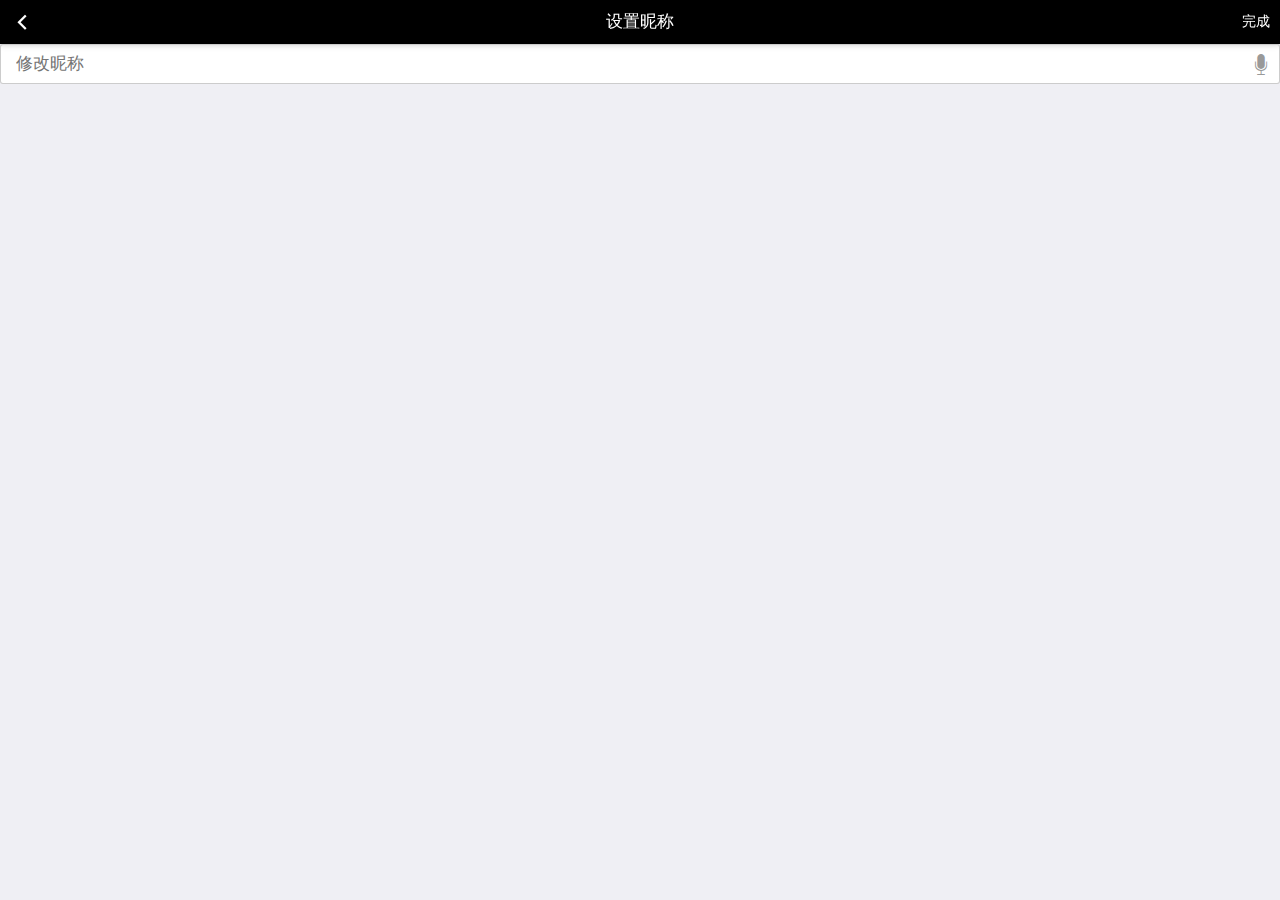
<file: MyWeChat/my-wechat/mynickname.html>
<!doctype html>
<html>

	<head>
		<meta charset="UTF-8">
		<title></title>
		<meta name="viewport" content="width=device-width,initial-scale=1,minimum-scale=1,maximum-scale=1,user-scalable=no" />
		<link href="css/mui.min.css" rel="stylesheet" />
		<link rel="stylesheet" type="text/css" href="css/header.css" />

	</head>

	<body>

		<header class="mui-bar mui-bar-nav title">
			<a class="mui-action-back mui-icon mui-icon-left-nav mui-pull-left" style="color: white;"></a>
			<a id="link_submit_nickname" class="mui-icon mui-icon-right-nav mui-pull-right" 
				style="color: white;font-size: 14px;line-height: 25px;">完成</a>
			<h1 class="mui-title title-color">设置昵称</h1>
		</header>

		<div class="mui-content">
			<div class="mui-input-row">
			    <input id="txt_nickname" type="text" class="mui-input-speech mui-input-clear" 
			    	placeholder="修改昵称">
			</div>
		</div>

		<script src="js/mui.min.js"></script>
		<script src="js/app.js"></script>
		<script type="text/javascript">
			mui.init()

			mui.plusReady(function() {
				var user = app.getUserGlobalInfo();
				var mynickname = user.nickname;
				
				var txt_nickname = document.getElementById("txt_nickname");
				txt_nickname.value = mynickname;
				
				// 提交事件，修改昵称
				var link_submit_nickname = document.getElementById("link_submit_nickname");
				link_submit_nickname.addEventListener("tap", function() {
					var newNickname = txt_nickname.value;
					
					if (newNickname.length < 1) {
						app.showToast("昵称长度太短", "error");
						return false;
					}
					if (newNickname.length > 8) {
						app.showToast("昵称不能超过8位", "error");
						return false;
					}
					
					plus.nativeUI.showWaiting("请稍微...");
					mui.ajax(app.serverUrl + "/u/setNickname",{
						data:{
							userId:user.id,
							nickname:newNickname
						},
						dataType:'json',//服务器返回json格式数据
						type:'post',//HTTP请求类型
						timeout:10000,//超时时间设置为10秒；
						headers:{'Content-Type':'application/json'},	              
						success:function(data){
							//服务器返回响应，根据响应结果，分析是否登录成功；
							plus.nativeUI.closeWaiting();
							
							if (data.status == 200) {
								// 登录或者注册成功之后，保存全局用户对象到本地缓存
								var userInfoJson = data.data;
								app.setUserGlobalInfo(userInfoJson);
								
								// 触发另外一个webview的自定义事件，可以使用 mui.fire()
								var mywechat_meWebview = plus.webview.getWebviewById("mywechat-me.html");
								mui.fire(mywechat_meWebview, "refresh");
								
								// 页面跳转
								mui.back();
							} else {
								app.showToast(data.msg, "error");
							}
						}
					});
				});
				
			});
			
		</script>

	</body>

</html>
</file>
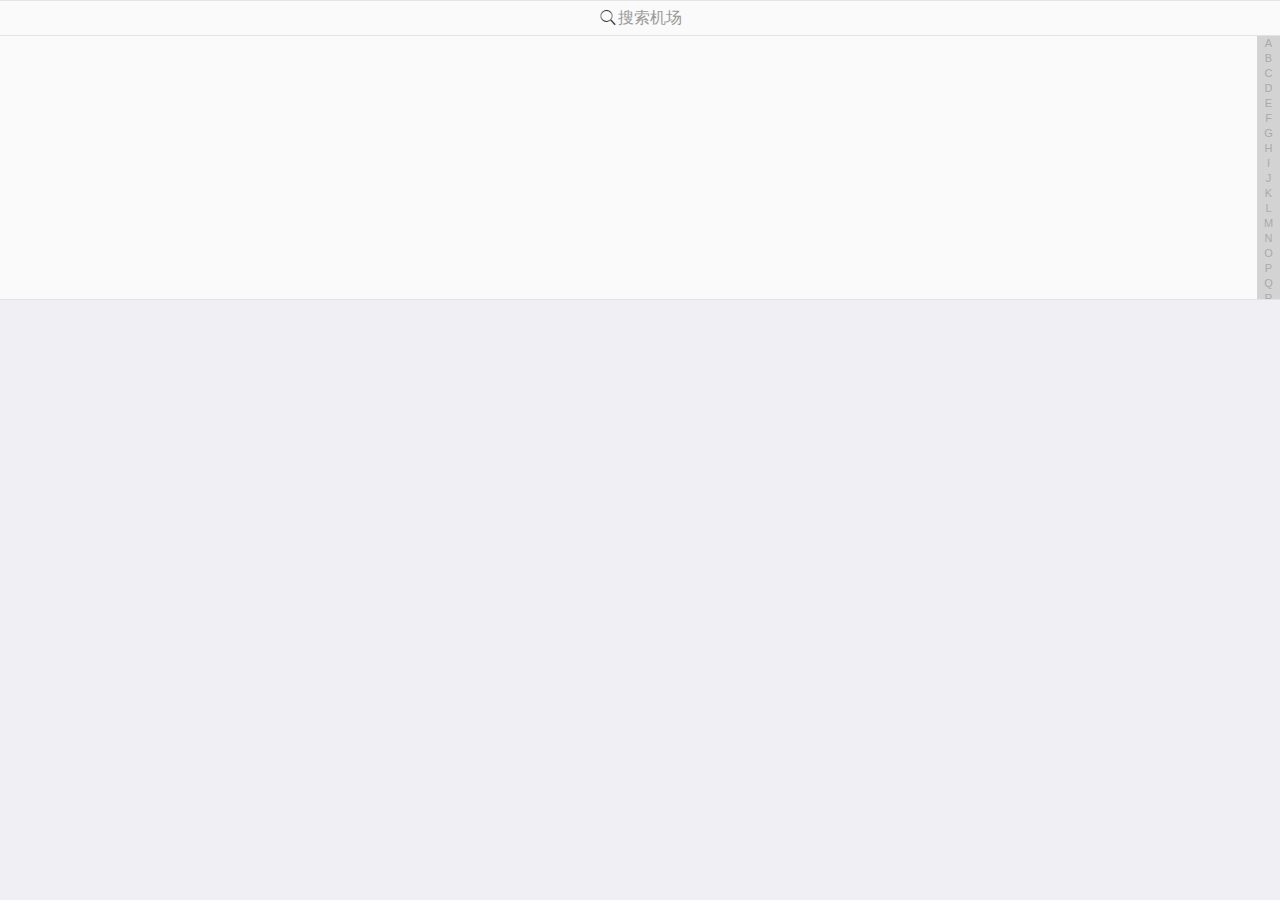
<file: MyWeChat/my-wechat/mywechat-contact.html>
<!doctype html>
<html>

	<head>
		<meta charset="UTF-8">
		<title></title>
		<meta name="viewport" content="width=device-width,initial-scale=1,minimum-scale=1,maximum-scale=1,user-scalable=no" />
		<link href="css/mui.min.css" rel="stylesheet" />
		<link href="css/mui.indexedlist.css" rel="stylesheet" />
		
		<style>
			html,
			body {
				height: 100%;
				overflow: hidden;
			}
			.mui-bar {
				-webkit-box-shadow: none;
				box-shadow: none;
			}
		</style>
	</head>

	<body>
		
		<div class="mui-content">
			<div id='list' class="mui-indexed-list">
				<div class="mui-indexed-list-search mui-input-row mui-search">
					<input type="search" class="mui-input-clear mui-indexed-list-search-input" placeholder="搜索机场">
				</div>
				<div class="mui-indexed-list-bar">
					<a>A</a>
					<a>B</a>
					<a>C</a>
					<a>D</a>
					<a>E</a>
					<a>F</a>
					<a>G</a>
					<a>H</a>
					<a>I</a>
					<a>J</a>
					<a>K</a>
					<a>L</a>
					<a>M</a>
					<a>N</a>
					<a>O</a>
					<a>P</a>
					<a>Q</a>
					<a>R</a>
					<a>S</a>
					<a>T</a>
					<a>U</a>
					<a>V</a>
					<a>W</a>
					<a>X</a>
					<a>Y</a>
					<a>Z</a>
				</div>
				<div class="mui-indexed-list-alert"></div>
				<div class="mui-indexed-list-inner">
					<div class="mui-indexed-list-empty-alert">没有数据</div>
					<ul id="contactList" class="mui-table-view">
						<!--<li data-group="A" class="mui-table-view-divider mui-indexed-list-group">A</li>
						<li class="mui-media mui-table-view-cell mui-indexed-list-item" style="padding: 8px 10px;">
							<img class="mui-media-object mui-pull-left" style="max-width: 35px;height: 35px;" src="css/registLogin/arrow.jpg"/>
							<div class="mui-media-body" style="line-height: 35px;">AAA</div>
						</li>-->
					</ul>
				</div>
			</div>
		</div>
		
		<script src="js/mui.min.js"></script>
		<script src="js/mui.indexedlist.js"></script>
		<script src="js/app.js"></script>
		<script src="js/nickname.js"></script>
		<script type="text/javascript">
			mui.init();
			
			mui.plusReady(function() {
				
				fetchContactList();
				
				// 监听当前webview的show事件
				var thisWebview = plus.webview.currentWebview();
				thisWebview.addEventListener("show", function(){
					// 从缓存中获取联系人列表，并且渲染到页面
					renderContactPage();
					// 显示通讯录
					showList();
				});
				
			});
			
			// 26个字母外加 # 号
			var enWords = [
				'A', 'B', 'C', 'D', 'E', 'F', 'G', 
				'H', 'I', 'J', 'K', 'L', 'M', 'N',
				'O', 'P', 'Q', 'R', 'S', 'T', 
				'U', 'V', 'W', 'X', 'Y', 'Z',
				'#'
			]
			
			// 构建通讯录二维数组模型
			var contactArray = [
				[],[],[],[],[],[],[],[],[],
				[],[],[],[],[],[],[],[],[],
				[],[],[],[],[],[],[],[],[]
			]
			
			// 清空通讯录模型数组
			function clearContactArray() {
				contactArray = [
					[],[],[],[],[],[],[],[],[],
					[],[],[],[],[],[],[],[],[],
					[],[],[],[],[],[],[],[],[]
				]
			}
			
			// 获取英文字母所在数组的位置
			function getOrderOfEnWords(enChar) {
				for (var i = 0 ; i < enWords.length ; i ++) {
					if (enWords[i] == enChar) {
						return i;
					}
				}
				// 如果没有对应的值，说明用户昵称的首字母是乱七八糟的字符或者数字或者表情
				return enWords.length - 1;
			}
			
			// 从缓存中获取联系人列表，并且渲染到页面
			function renderContactPage() {
				// 1. 获取联系人列表
				var friendList = app.getContactList();
				// 2. 循环好友列表，转换为拼音
				for (var i = 0 ; i < friendList.length ; i ++) {
					var friend = friendList[i];
					// 2.1 转换拼音
					var pingyin = words.convertPinyin(friend.friendNickname);
					// 2.2 截取拼音的首字母
					var firstChar = pingyin.substr(0, 1).toUpperCase();
					// 2.3 获取首字母在二维数组中的位置
					var order = getOrderOfEnWords(firstChar);
					// 2.4 获得顺序之后，塞入朋友
					contactArray[order].push(friend);
				}
				
				// 3. 构建通讯录html进行渲染
				var contactHtml = '';
				for (var i = 0 ; i < contactArray.length ; i ++ ) {
					var friendArray = contactArray[i];
					if (friendArray.length > 0) {
						var nicknameStarter = enWords[i];
						contactHtml += '<li data-group="' + nicknameStarter + '" class="mui-table-view-divider mui-indexed-list-group">' + nicknameStarter + '</li>';
						for (var j = 0 ; j < friendArray.length ; j ++ ) {
							contactHtml += '' +
										'<li friendUserId="' + friendArray[j].friendUserId + '" friendNickname="' + friendArray[j].friendNickname + '" friendFaceImage="' + friendArray[j].friendFaceImage + '" class="chat-with-friend mui-media mui-table-view-cell mui-indexed-list-item" style="padding: 8px 10px;">' +
											'<img class="mui-media-object mui-pull-left" style="max-width: 35px;height: 35px;" src="' + app.imgServerUrl + friendArray[j].friendFaceImage + '"/>' +
											'<div class="mui-media-body" style="line-height: 35px;">' + friendArray[j].friendNickname + '</div>' +
										'</li>';
						}
					}
				}
				
				// 渲染html
				document.getElementById("contactList").innerHTML = contactHtml;
				
				// 清空数组
				clearContactArray();
				
				// 为好友通讯录批量绑定点击事件
				mui("#contactList").on("tap", ".chat-with-friend", function(e){
					var friendUserId = this.getAttribute("friendUserId");
					var friendNickname = this.getAttribute("friendNickname");
					var friendFaceImage = this.getAttribute("friendFaceImage");
					
					// 打开聊天子页面
					mui.openWindow({
						url: "chatting.html",
						id: "chatting-" + friendUserId,	// 每个朋友的聊天页面都是唯一对应的
						extras: {
							friendUserId: friendUserId,
							friendNickname: friendNickname,
							friendFaceImage: friendFaceImage
						}
					});
					
				})
			}
			
			// 获取后端所有好友列表
			function fetchContactList() {
				var user = app.getUserGlobalInfo();
				mui.ajax(app.serverUrl + "/u/myFriends?userId=" + user.id,{
					data:{},
					dataType:'json',//服务器返回json格式数据
					type:'post',//HTTP请求类型
					timeout:10000,//超时时间设置为10秒；
					headers:{'Content-Type':'application/json'},	              
					success:function(data){
						
						if (data.status == 200) {
							var contactList = data.data;
							app.setContactList(contactList);
						}
					}
				});
			}
			
			// 显示通讯录
			function showList() {
				var list = document.getElementById('list');
				list.style.height = document.body.offsetHeight + "px";
				// 创建列表显示
				window.indexedList = new mui.IndexedList(list);
			}
		</script>
	</body>

</html>
</file>
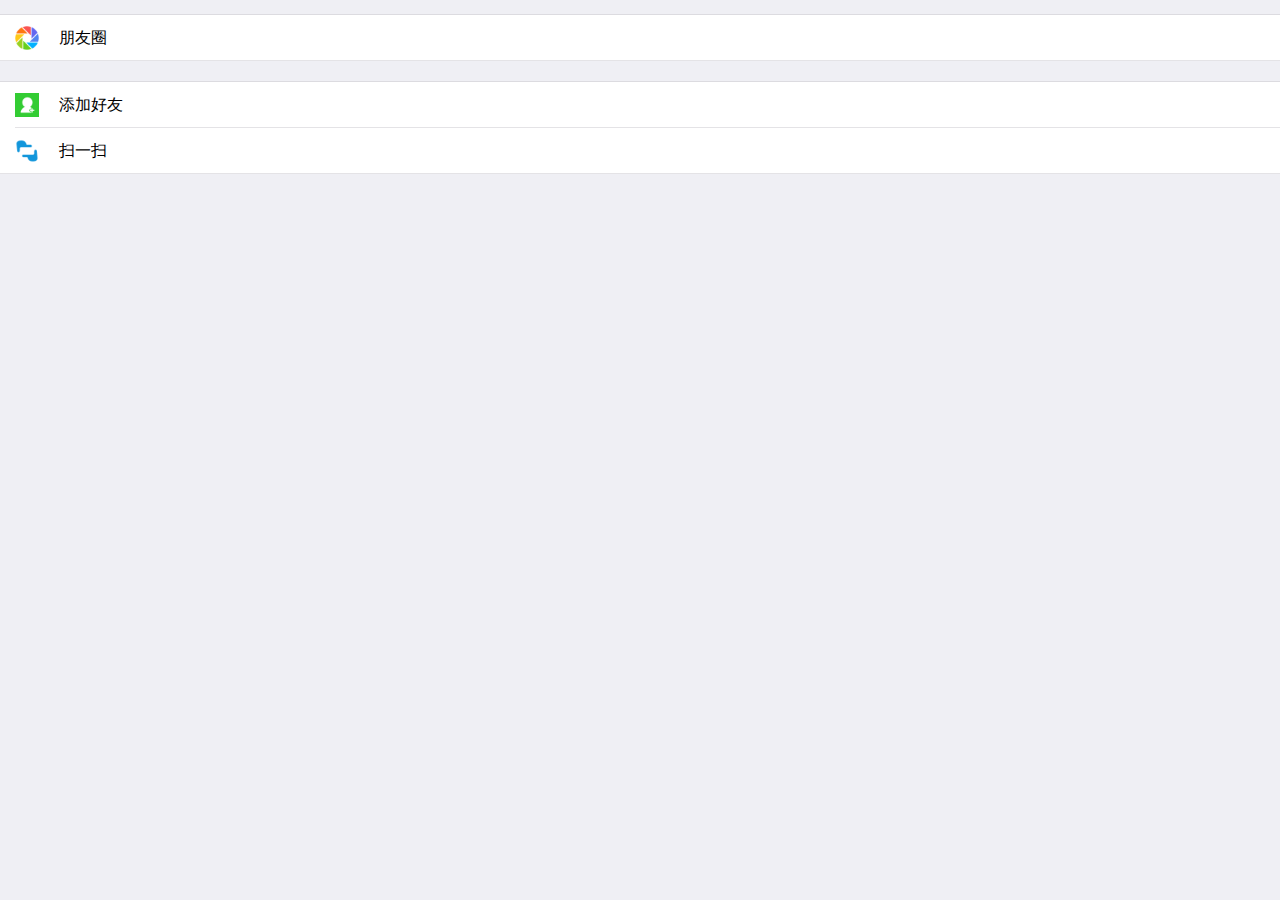
<file: MyWeChat/my-wechat/mywechat-discover.html>
<!doctype html>
<html>

	<head>
		<meta charset="utf-8">
		<title></title>
		<meta name="viewport" content="width=device-width,initial-scale=1,minimum-scale=1,maximum-scale=1,user-scalable=no" />
		<link href="css/mui.css" rel="stylesheet" />
	</head>

	<body>
		<div class="mui-content">
			<ul class="mui-table-view">
				<li class="mui-table-view-cell mui-media">
						<img class="mui-media-object mui-pull-left" src="image/friends.png" style="max-width: 24px; height: 24px;">
							<p class="mui-ellipsis" style="line-height: 24px; color: black; font-size: 16px;">
								<span style="margin-left: 10px;">朋友圈</span>
							</p>
				</li>
				
			</ul>
			<br />
			<ul class="mui-table-view">
				<li id="li_add_friends" class="mui-table-view-cell mui-media">
						<img class="mui-media-object mui-pull-left" src="image/addfriends.png" style="max-width: 24px; height: 24px;">
							<p class="mui-ellipsis" style="line-height: 24px; color: black; font-size: 16px;">
								<span style="margin-left: 10px;">添加好友</span>
							</p>
				</li>
				<li id="li_scanme" class="mui-table-view-cell mui-media">
						<img class="mui-media-object mui-pull-left" src="image/scanscan.png" style="max-width: 24px; height: 24px;">
							<p class="mui-ellipsis" style="line-height: 24px; color: black; font-size: 16px;">
								<span style="margin-left: 10px;">扫一扫</span>
							</p>
				</li>
			</ul>
		</div>
		<script src="js/mui.js"></script>
		<script type="text/javascript">
			mui.init();
			
			mui.plusReady(function () {
			    var li_add_friends = document.getElementById("li_add_friends");
				li_add_friends.addEventListener("tap", function(){
					mui.openWindow("searchFriends.html","searchFriends.html");
				});
				
				var li_scanme = document.getElementById("li_scanme");
				li_scanme.addEventListener("tap", function(){
					mui.openWindow("scanme.html","scanme.html");
				});
			})
			
		</script>
	</body>

</html>
</file>
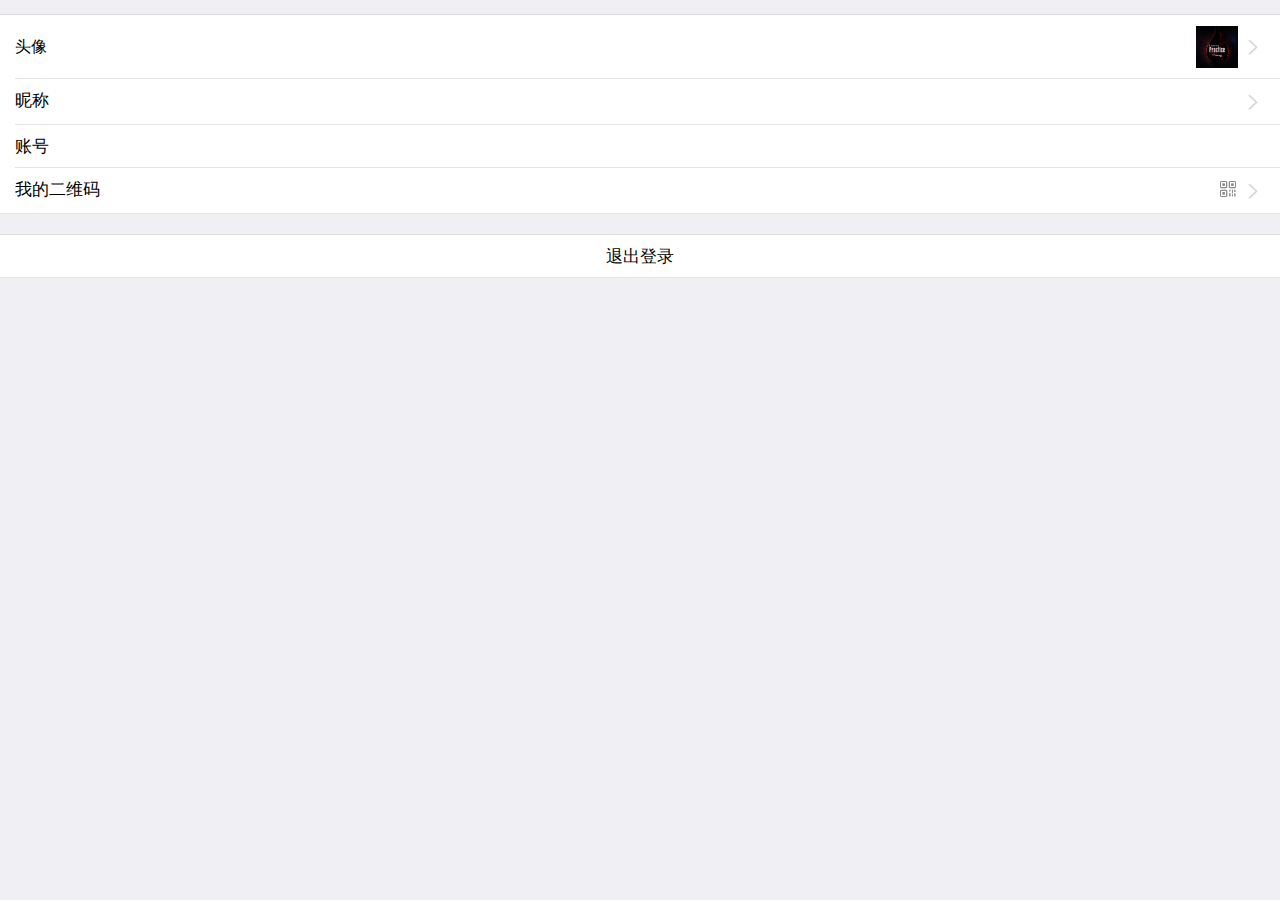
<file: MyWeChat/my-wechat/mywechat-me.html>
<!doctype html>
<html>

	<head>
		<meta charset="utf-8">
		<title></title>
		<meta name="viewport" content="width=device-width,initial-scale=1,minimum-scale=1,maximum-scale=1,user-scalable=no" />
		<link href="css/mui.css" rel="stylesheet" />
	</head>

	<body>
		<div class="mui-content">
				<ul class="mui-table-view">
					<li class="mui-table-view-cell mui-media">
						<a id="link_myface" href="javascript:;">
							<span class="mui-pull-right mui-icon mui-icon-arrowright" 
										style="line-height: 42px; color: lightgray;margin-left: 3px;"></span>
							<img id="img_my_face" class="mui-media-object mui-pull-right" src="./image/face-default-cat.png">
							<div class="mui-media-body" style="line-height: 42px; font-size: 16px;">
										头像
							</div>
						</a>
					</li>
					<li class="mui-table-view-cell mui-media">
						<a id="link_nickname" href="javascript:;">
							<span class="mui-pull-right mui-icon mui-icon-arrowright"
										style="color: lightgray;margin-left: 3px;"></span>
							<span id="span_nickname" class="mui-pull-right" style="color: gray; font-size: 14px;"></span>
							<div class="mui-media-body">
								昵称
							</div>
						</a>
					</li>
					<li class="mui-table-view-cell mui-media">
						<a href="javascript:;">
							<span id="span_username" class="mui-pull-right" style="color: gray; font-size: 14px;"></span>
							<div class="mui-media-body">
							    账号
							</div>
						</a>
					</li>
					
					<li class="mui-table-view-cell mui-media">
						<a id= "link_my_qrcode" href="javascript:;">
							<span class="mui-pull-right mui-icon mui-icon-arrowright"
										style="color: lightgray;margin-left: 3px;"></span>
							<img class="mui-media-object mui-pull-right" 
								src="image/qrcode.png" style="max-width: 20px; height: 20px;">
							<div class="mui-media-body">
							    我的二维码
							</div>
						</a>
					</li>
				</ul>
				<br/>
				<ul class="mui-table-view">
					
					<li class="mui-table-view-cell mui-media">
						<a id="link_logout" href="javascript:;">
							<div class="mui-media-body" style="text-align: center;">
							    退出登录
							</div>
						</a>
					</li>
				</ul>
		</div>
		
		<script src="js/mui.js"></script>
		<script src="js/app.js"></script>
		<script type="text/javascript">
			mui.init()
			mui.plusReady(function () {
			    
				//获得当前的webview,刷新当前用户信息
				var meWebview = plus.webview.currentWebview();
				meWebview.addEventListener("show", function(){
					refreshUserInfo();
				});
				
				//页面跳转,我的头像
				var link_myface = document.getElementById("link_myface");
				link_myface.addEventListener("tap", function(){
					mui.openWindow("myface.html","myface.html");
				});
				
				//页面跳转，修改昵称
				var link_nickname = document.getElementById("link_nickname");
				link_nickname.addEventListener("tap", function(){
					mui.openWindow("mynickname.html","mynickname.html");
				});
				
				
				
				//添加自定义事件刷新头像
				window.addEventListener("refresh", function(){
					refreshUserInfo();
				});
				
				//页面跳转，二维码
				var link_my_qrcode = document.getElementById("link_my_qrcode");
				link_my_qrcode.addEventListener("tap", function(){
					mui.openWindow({
						url: "myQRCode.html",
						id: "myQRCode.html",
						styles:{}
					})
				});
				
				//页面跳转，退出登录
				var link_logout = document.getElementById("link_logout");
				link_logout.addEventListener("tap", function(){
					app.userLogout();
					mui.openWindow("login.html","login.html");
				});
				
			});
			
			function refreshUserInfo(){
				var user = app.getUserGlobalInfo();
				
				if(user!=null){
					var faceImage = user.faceImage;
					var nickname = user.nickname;
					var username = user.username ;
					
					var span_nickname = document.getElementById("span_nickname");
					var span_username = document.getElementById("span_username");
					span_nickname.innerHTML = nickname;
					span_username.innerHTML = username;
					if(app.isNotNull(faceImage)){
						var img_my_face = document.getElementById("img_my_face");
						img_my_face.src = app.imgServerUrl + faceImage;
					}
				}
			}
		</script>
	</body>

</html>
</file>
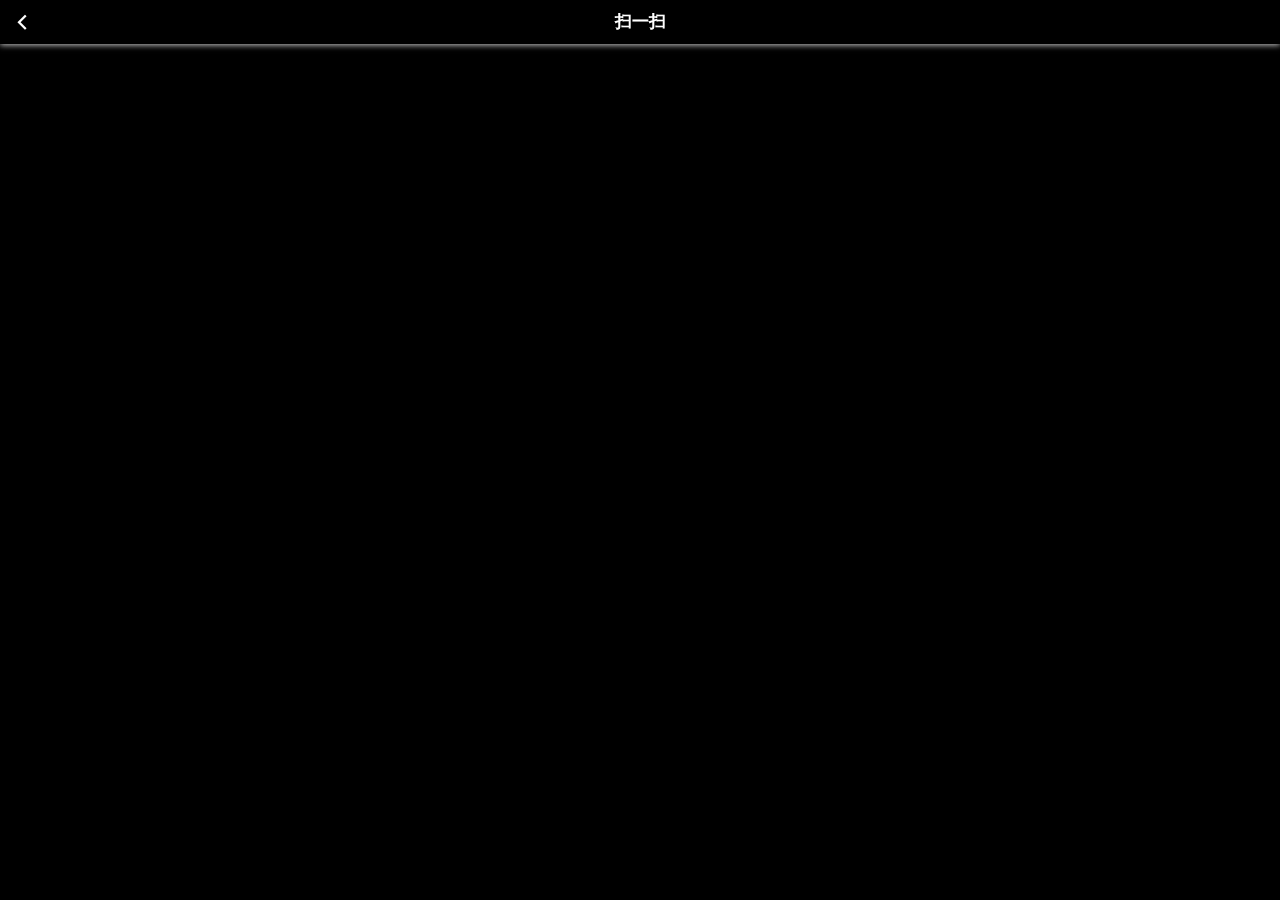
<file: MyWeChat/my-wechat/scanme.html>
<!doctype html>
<html>

	<head>
		<meta charset="UTF-8">
		<title></title>
		<meta name="viewport" content="width=device-width,initial-scale=1,minimum-scale=1,maximum-scale=1,user-scalable=no" />
		<script src="js/mui.js"></script>
		<link href="css/mui.css" rel="stylesheet" />
		<link rel="stylesheet" type="text/css" href="css/header.css" />

		<style>
			
			#scanComponent {
				width: 100%;
				top: 44px;
				bottom: 0px;
				position: absolute;
				text-align: center;
				background: #000000;
			}
			
		</style>
	</head>

	<body >

		<header class="mui-bar mui-bar-nav title" style="position: fixed;">
			<a class="mui-action-back mui-icon mui-icon-left-nav mui-pull-left title-color"></a>
			<h1 class="mui-title title-color"><b id="chatting-nickname">扫一扫</b></h1>
		</header>
		
		<div id="scanComponent"></div>
		
		<script type="application/javascript" src="js/app.js"></script>
		<script type="text/javascript">
			mui.init();
			
			mui.plusReady(function(){
				
				setTimeout("startScan()", "500");
				
			});
			
			var scan;
			function startScan() {
				
				var styles = {
					frameColor: "#128E12",
					scanbarColor: "#0062CC",
					background: ""
				}
				
				scan = new plus.barcode.Barcode('scanComponent', null, styles);
				scan.onmarked = onmarked; 
				scan.start();
			}
			
			function onmarked( type, result ) {
				if (type === 0) {
					var content = result.split("wechat_qrcode:");
					if (content.length != 2) {
						mui.alert(result)
					} else {
						var friendUsername = content[1];
						
						var user = app.getUserGlobalInfo();
						
						plus.nativeUI.showWaiting("请稍后...");
						mui.ajax(app.serverUrl + "/u/search?myUserId=" + user.id +
										"&friendUsername=" + friendUsername, {
							data:{},
							dataType:'json',//服务器返回json格式数据
							type:'post',//HTTP请求类型
							timeout:10000,//超时时间设置为10秒；
							headers:{'Content-Type':'application/json'},	              
							success:function(data){
								//服务器返回响应
								plus.nativeUI.closeWaiting();
								
								if (data.status == 200) {
									
									mui.openWindow({
										url: "searchFriendsResult.html",
										id: "searchFriendsResult.html",
										styles: {},
										extras: {
											willBeFriend: data.data
										}
									});
									
								} else {
									app.showToast(data.msg, "error");
								}
							}
						});
					}
				}
				scan.start();
			}
		</script>
	</body>

</html>
</file>
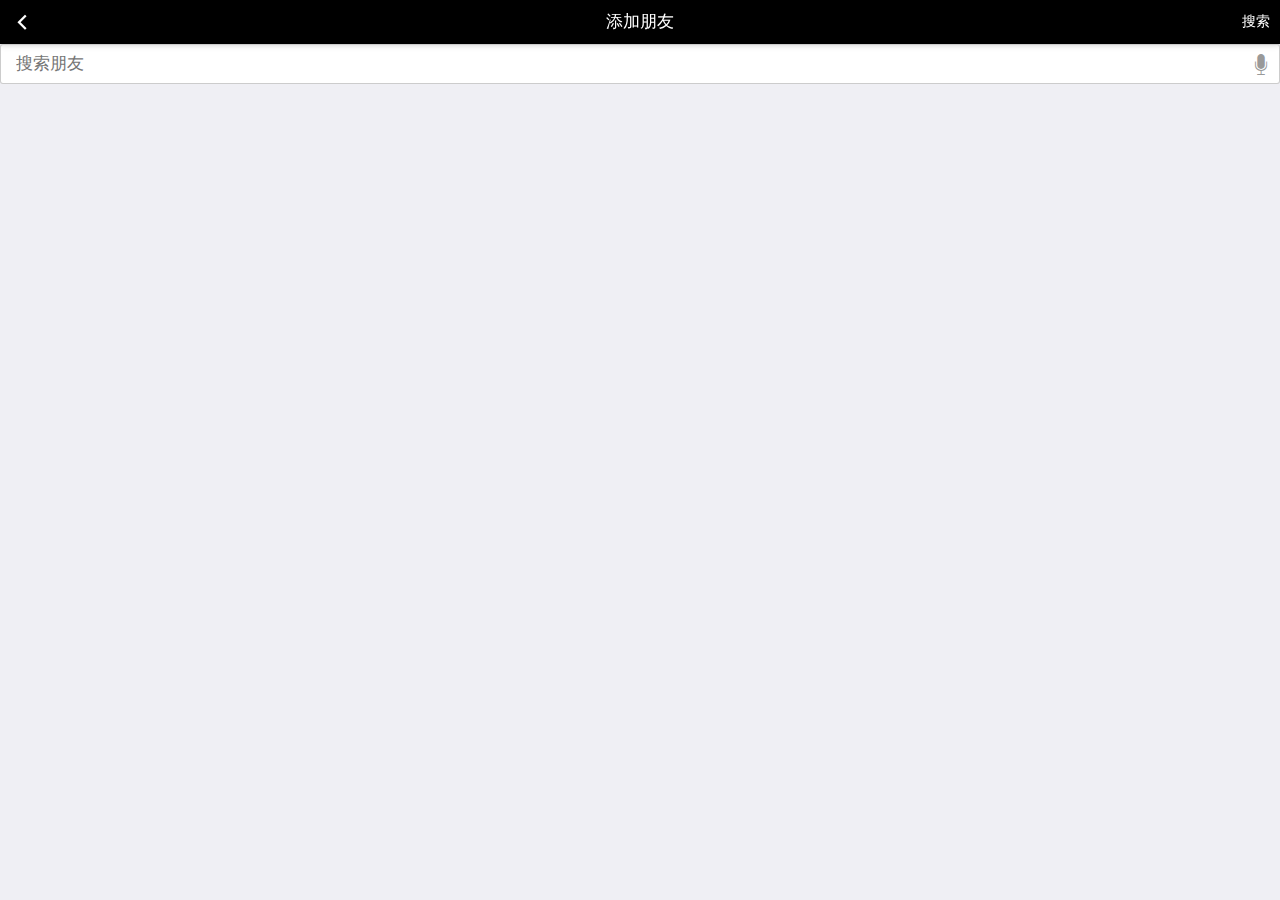
<file: MyWeChat/my-wechat/searchFriends.html>
<!doctype html>
<html>

	<head>
		<meta charset="UTF-8">
		<title></title>
		<meta name="viewport" content="width=device-width,initial-scale=1,minimum-scale=1,maximum-scale=1,user-scalable=no" />
		<link href="css/mui.min.css" rel="stylesheet" />
		<link rel="stylesheet" type="text/css" href="css/header.css" />

	</head>

	<body>

		<header class="mui-bar mui-bar-nav title">
			<a class="mui-action-back mui-icon mui-icon-left-nav mui-pull-left" style="color: white;"></a>
			<a id="link_submit_search" class="mui-icon mui-icon-right-nav mui-pull-right" 
				style="color: white;font-size: 14px;line-height: 25px;">搜索</a>
			<h1 class="mui-title title-color">添加朋友</h1>
		</header>

		<div class="mui-content">
			<div class="mui-input-row">
			    <input id="txt_your_friend_username" 
			    	type="text" class="mui-input-speech mui-input-clear" 
			    	placeholder="搜索朋友">
			</div>
		</div>

		<script src="js/mui.min.js"></script>
		<script src="js/app.js"></script>
		<script type="text/javascript">
			mui.init()

			mui.plusReady(function() {
				var user = app.getUserGlobalInfo();
				
				var txt_your_friend_username = document.getElementById("txt_your_friend_username");
				
				// 提交事件，搜索朋友
				var link_submit_search = document.getElementById("link_submit_search");
				link_submit_search.addEventListener("tap", function() {
					
					var yourFriendUsername = txt_your_friend_username.value;
					
					plus.nativeUI.showWaiting("请稍后...");
					mui.ajax(app.serverUrl + "/u/search?myUserId=" + user.id +
									"&friendUsername=" + yourFriendUsername, {
						data:{},
						dataType:'json',//服务器返回json格式数据
						type:'post',//HTTP请求类型
						timeout:10000,//超时时间设置为10秒；
						headers:{'Content-Type':'application/json'},	              
						success:function(data){
							//服务器返回响应
							plus.nativeUI.closeWaiting();
							
							if (data.status == 200) {
								
								mui.openWindow({
									url: "searchFriendsResult.html",
									id: "searchFriendsResult.html",
									styles: {},
									extras: {
										willBeFriend: data.data
									}
								});
								
							} else {
								app.showToast(data.msg, "error");
								console.log(data.msg);
							}
						}
					});
				});
				
			});
			
		</script>

	</body>

</html>
</file>
<file: MyWeChat/my-wechat/plugin/cropper/css/cropper.css>
/*!
 * Cropper v3.1.6
 * https://github.com/fengyuanchen/cropper
 *
 * Copyright (c) 2014-2018 Chen Fengyuan
 * Released under the MIT license
 *
 * Date: 2018-03-01T13:33:39.581Z
 */

 .cropper-container {
  direction: ltr;
  font-size: 0;
  line-height: 0;
  position: relative;
  -ms-touch-action: none;
  touch-action: none;
  -webkit-user-select: none;
  -moz-user-select: none;
  -ms-user-select: none;
  user-select: none;
}

.cropper-container img {/*Avoid margin top issue (Occur only when margin-top <= -height)
 */
  display: block;
  height: 100%;
  image-orientation: 0deg;
  max-height: none !important;
  max-width: none !important;
  min-height: 0 !important;
  min-width: 0 !important;
  width: 100%;
}

.cropper-wrap-box,
.cropper-canvas,
.cropper-drag-box,
.cropper-crop-box,
.cropper-modal {
  bottom: 0;
  left: 0;
  position: absolute;
  right: 0;
  top: 0;
}

.cropper-wrap-box,
.cropper-canvas {
  overflow: hidden;
}

.cropper-drag-box {
  background-color: #fff;
  opacity: 0;
}

.cropper-modal {
  background-color: #000;
  opacity: .5;
}

.cropper-view-box {
  display: block;
  height: 100%;
  outline-color: rgba(51, 153, 255, 0.75);
  outline: 1px solid #39f;
  overflow: hidden;
  width: 100%;
}

.cropper-dashed {
  border: 0 dashed #eee;
  display: block;
  opacity: .5;
  position: absolute;
}

.cropper-dashed.dashed-h {
  border-bottom-width: 1px;
  border-top-width: 1px;
  height: 33.33333%;
  left: 0;
  top: 33.33333%;
  width: 100%;
}

.cropper-dashed.dashed-v {
  border-left-width: 1px;
  border-right-width: 1px;
  height: 100%;
  left: 33.33333%;
  top: 0;
  width: 33.33333%;
}

.cropper-center {
  display: block;
  height: 0;
  left: 50%;
  opacity: .75;
  position: absolute;
  top: 50%;
  width: 0;
}

.cropper-center:before,
.cropper-center:after {
  background-color: #eee;
  content: ' ';
  display: block;
  position: absolute;
}

.cropper-center:before {
  height: 1px;
  left: -3px;
  top: 0;
  width: 7px;
}

.cropper-center:after {
  height: 7px;
  left: 0;
  top: -3px;
  width: 1px;
}

.cropper-face,
.cropper-line,
.cropper-point {
  display: block;
  height: 100%;
  opacity: .1;
  position: absolute;
  width: 100%;
}

.cropper-face {
  background-color: #fff;
  left: 0;
  top: 0;
}

.cropper-line {
  background-color: #39f;
}

.cropper-line.line-e {
  cursor: ew-resize;
  right: -3px;
  top: 0;
  width: 5px;
}

.cropper-line.line-n {
  cursor: ns-resize;
  height: 5px;
  left: 0;
  top: -3px;
}

.cropper-line.line-w {
  cursor: ew-resize;
  left: -3px;
  top: 0;
  width: 5px;
}

.cropper-line.line-s {
  bottom: -3px;
  cursor: ns-resize;
  height: 5px;
  left: 0;
}

.cropper-point {
  background-color: #39f;
  height: 5px;
  opacity: .75;
  width: 5px;
}

.cropper-point.point-e {
  cursor: ew-resize;
  margin-top: -3px;
  right: -3px;
  top: 50%;
}

.cropper-point.point-n {
  cursor: ns-resize;
  left: 50%;
  margin-left: -3px;
  top: -3px;
}

.cropper-point.point-w {
  cursor: ew-resize;
  left: -3px;
  margin-top: -3px;
  top: 50%;
}

.cropper-point.point-s {
  bottom: -3px;
  cursor: s-resize;
  left: 50%;
  margin-left: -3px;
}

.cropper-point.point-ne {
  cursor: nesw-resize;
  right: -3px;
  top: -3px;
}

.cropper-point.point-nw {
  cursor: nwse-resize;
  left: -3px;
  top: -3px;
}

.cropper-point.point-sw {
  bottom: -3px;
  cursor: nesw-resize;
  left: -3px;
}

.cropper-point.point-se {
  bottom: -3px;
  cursor: nwse-resize;
  height: 20px;
  opacity: 1;
  right: -3px;
  width: 20px;
}

@media (min-width: 768px) {
  .cropper-point.point-se {
    height: 15px;
    width: 15px;
  }
}

@media (min-width: 992px) {
  .cropper-point.point-se {
    height: 10px;
    width: 10px;
  }
}

@media (min-width: 1200px) {
  .cropper-point.point-se {
    height: 5px;
    opacity: .75;
    width: 5px;
  }
}

.cropper-point.point-se:before {
  background-color: #39f;
  bottom: -50%;
  content: ' ';
  display: block;
  height: 200%;
  opacity: 0;
  position: absolute;
  right: -50%;
  width: 200%;
}

.cropper-invisible {
  opacity: 0;
}

.cropper-bg {
  background-image: url('[data-uri]');
}

.cropper-hide {
  display: block;
  height: 0;
  position: absolute;
  width: 0;
}

.cropper-hidden {
  display: none !important;
}

.cropper-move {
  cursor: move;
}

.cropper-crop {
  cursor: crosshair;
}

.cropper-disabled .cropper-drag-box,
.cropper-disabled .cropper-face,
.cropper-disabled .cropper-line,
.cropper-disabled .cropper-point {
  cursor: not-allowed;
}
</file>
<file: MyWeChat/my-wechat/plugin/cropper/css/main.css>
.btn {
  padding-left: .75rem;
  padding-right: .75rem;
}

label.btn {
  margin-bottom: 0;
}

.d-flex > .btn {
  flex: 1;
}

.carbonads {
  border-radius: .25rem;
  border: 1px solid #ccc;
  font-size: .875rem;
  overflow: hidden;
  padding: 1rem;
}

.carbon-wrap {
  overflow: hidden;
}

.carbon-img {
  clear: left;
  display: block;
  float: left;
}

.carbon-text,
.carbon-poweredby {
  display: block;
  margin-left: 140px;
}

.carbon-text,
.carbon-text:hover,
.carbon-text:focus {
  color: #fff;
  text-decoration: none;
}

.carbon-poweredby,
.carbon-poweredby:hover,
.carbon-poweredby:focus {
  color: #ddd;
  text-decoration: none;
}

@media (min-width: 768px) {
  .carbonads {
    float: right;
    margin-bottom: -1rem;
    margin-top: -1rem;
    max-width: 360px;
  }
}

.footer {
  font-size: .875rem;
  overflow: hidden;
}

.heart {
  color: #ddd;
  display: block;
  height: 2rem;
  line-height: 2rem;
  margin-bottom: 0;
  margin-top: 1rem;
  position: relative;
  text-align: center;
  width: 100%;
}

.heart:hover {
  color: #ff4136;
}

.heart::before {
  border-top: 1px solid #eee;
  content: " ";
  display: block;
  height: 0;
  left: 0;
  position: absolute;
  right: 0;
  top: 50%;
}

.heart::after {
  background-color: #fff;
  content: "♥";
  padding-left: .5rem;
  padding-right: .5rem;
  position: relative;
  z-index: 1;
}

.img-container,
.img-preview {
  background-color: #f7f7f7;
  text-align: center;
  width: 100%;
}

.img-container {
  margin-bottom: 1rem;
  max-height: 497px;
  min-height: 200px;
}

@media (min-width: 768px) {
  .img-container {
    min-height: 497px;
  }
}

.img-container > img {
  max-width: 100%;
}

.docs-preview {
  margin-right: -1rem;
}

.img-preview {
  float: left;
  margin-bottom: .5rem;
  margin-right: .5rem;
  overflow: hidden;
}

.img-preview > img {
  max-width: 100%;
}

.preview-lg {
  height: 9rem;
  width: 16rem;
}

.preview-md {
  height: 4.5rem;
  width: 8rem;
}

.preview-sm {
  height: 2.25rem;
  width: 4rem;
}

.preview-xs {
  height: 1.125rem;
  margin-right: 0;
  width: 2rem;
}

.docs-data > .input-group {
  margin-bottom: .5rem;
}

.docs-data .input-group-prepend .input-group-text {
  min-width: 4rem;
}

.docs-data .input-group-append .input-group-text {
  min-width: 3rem;
}

.docs-buttons > .btn,
.docs-buttons > .btn-group,
.docs-buttons > .form-control {
  margin-bottom: .5rem;
  margin-right: .25rem;
}

.docs-toggles > .btn,
.docs-toggles > .btn-group,
.docs-toggles > .dropdown {
  margin-bottom: .5rem;
}

.docs-tooltip {
  display: block;
  margin: -.5rem -.75rem;
  padding: .5rem .75rem;
}

.docs-tooltip > .icon {
  margin: 0 -.25rem;
  vertical-align: top;
}

.tooltip-inner {
  white-space: normal;
}

.btn-upload .tooltip-inner,
.btn-toggle .tooltip-inner {
  white-space: nowrap;
}

.btn-toggle {
  padding: .5rem;
}

.btn-toggle > .docs-tooltip {
  margin: -.5rem;
  padding: .5rem;
}

@media (max-width: 400px) {
  .btn-group-crop {
    margin-right: -1rem!important;
  }

  .btn-group-crop > .btn {
    padding-left: .5rem;
    padding-right: .5rem;
  }

  .btn-group-crop .docs-tooltip {
    margin-left: -.5rem;
    margin-right: -.5rem;
    padding-left: .5rem;
    padding-right: .5rem;
  }
}

.docs-options .dropdown-menu {
  width: 100%;
}

.docs-options .dropdown-menu > li {
  font-size: .875rem;
  padding: .125rem 1rem;
}

.docs-options .dropdown-menu .form-check-label {
  display: block;
}

.docs-cropped .modal-body {
  text-align: center;
}

.docs-cropped .modal-body > img,
.docs-cropped .modal-body > canvas {
  max-width: 100%;
}
</file>
<file: MyWeChat/my-wechat/plugin/v3.1.6/css/cropper.css>
/*!
 * Cropper v3.1.6
 * https://github.com/fengyuanchen/cropper
 *
 * Copyright (c) 2014-2018 Chen Fengyuan
 * Released under the MIT license
 *
 * Date: 2018-03-01T13:33:39.581Z
 */

 .cropper-container {
  direction: ltr;
  font-size: 0;
  line-height: 0;
  position: relative;
  -ms-touch-action: none;
  touch-action: none;
  -webkit-user-select: none;
  -moz-user-select: none;
  -ms-user-select: none;
  user-select: none;
}

.cropper-container img {/*Avoid margin top issue (Occur only when margin-top <= -height)
 */
  display: block;
  height: 100%;
  image-orientation: 0deg;
  max-height: none !important;
  max-width: none !important;
  min-height: 0 !important;
  min-width: 0 !important;
  width: 100%;
}

.cropper-wrap-box,
.cropper-canvas,
.cropper-drag-box,
.cropper-crop-box,
.cropper-modal {
  bottom: 0;
  left: 0;
  position: absolute;
  right: 0;
  top: 0;
}

.cropper-wrap-box,
.cropper-canvas {
  overflow: hidden;
}

.cropper-drag-box {
  background-color: #fff;
  opacity: 0;
}

.cropper-modal {
  background-color: #000;
  opacity: .5;
}

.cropper-view-box {
  display: block;
  height: 100%;
  outline-color: rgba(51, 153, 255, 0.75);
  outline: 1px solid #39f;
  overflow: hidden;
  width: 100%;
}

.cropper-dashed {
  border: 0 dashed #eee;
  display: block;
  opacity: .5;
  position: absolute;
}

.cropper-dashed.dashed-h {
  border-bottom-width: 1px;
  border-top-width: 1px;
  height: 33.33333%;
  left: 0;
  top: 33.33333%;
  width: 100%;
}

.cropper-dashed.dashed-v {
  border-left-width: 1px;
  border-right-width: 1px;
  height: 100%;
  left: 33.33333%;
  top: 0;
  width: 33.33333%;
}

.cropper-center {
  display: block;
  height: 0;
  left: 50%;
  opacity: .75;
  position: absolute;
  top: 50%;
  width: 0;
}

.cropper-center:before,
.cropper-center:after {
  background-color: #eee;
  content: ' ';
  display: block;
  position: absolute;
}

.cropper-center:before {
  height: 1px;
  left: -3px;
  top: 0;
  width: 7px;
}

.cropper-center:after {
  height: 7px;
  left: 0;
  top: -3px;
  width: 1px;
}

.cropper-face,
.cropper-line,
.cropper-point {
  display: block;
  height: 100%;
  opacity: .1;
  position: absolute;
  width: 100%;
}

.cropper-face {
  background-color: #fff;
  left: 0;
  top: 0;
}

.cropper-line {
  background-color: #39f;
}

.cropper-line.line-e {
  cursor: ew-resize;
  right: -3px;
  top: 0;
  width: 5px;
}

.cropper-line.line-n {
  cursor: ns-resize;
  height: 5px;
  left: 0;
  top: -3px;
}

.cropper-line.line-w {
  cursor: ew-resize;
  left: -3px;
  top: 0;
  width: 5px;
}

.cropper-line.line-s {
  bottom: -3px;
  cursor: ns-resize;
  height: 5px;
  left: 0;
}

.cropper-point {
  background-color: #39f;
  height: 5px;
  opacity: .75;
  width: 5px;
}

.cropper-point.point-e {
  cursor: ew-resize;
  margin-top: -3px;
  right: -3px;
  top: 50%;
}

.cropper-point.point-n {
  cursor: ns-resize;
  left: 50%;
  margin-left: -3px;
  top: -3px;
}

.cropper-point.point-w {
  cursor: ew-resize;
  left: -3px;
  margin-top: -3px;
  top: 50%;
}

.cropper-point.point-s {
  bottom: -3px;
  cursor: s-resize;
  left: 50%;
  margin-left: -3px;
}

.cropper-point.point-ne {
  cursor: nesw-resize;
  right: -3px;
  top: -3px;
}

.cropper-point.point-nw {
  cursor: nwse-resize;
  left: -3px;
  top: -3px;
}

.cropper-point.point-sw {
  bottom: -3px;
  cursor: nesw-resize;
  left: -3px;
}

.cropper-point.point-se {
  bottom: -3px;
  cursor: nwse-resize;
  height: 20px;
  opacity: 1;
  right: -3px;
  width: 20px;
}

@media (min-width: 768px) {
  .cropper-point.point-se {
    height: 15px;
    width: 15px;
  }
}

@media (min-width: 992px) {
  .cropper-point.point-se {
    height: 10px;
    width: 10px;
  }
}

@media (min-width: 1200px) {
  .cropper-point.point-se {
    height: 5px;
    opacity: .75;
    width: 5px;
  }
}

.cropper-point.point-se:before {
  background-color: #39f;
  bottom: -50%;
  content: ' ';
  display: block;
  height: 200%;
  opacity: 0;
  position: absolute;
  right: -50%;
  width: 200%;
}

.cropper-invisible {
  opacity: 0;
}

.cropper-bg {
  background-image: url('[data-uri]');
}

.cropper-hide {
  display: block;
  height: 0;
  position: absolute;
  width: 0;
}

.cropper-hidden {
  display: none !important;
}

.cropper-move {
  cursor: move;
}

.cropper-crop {
  cursor: crosshair;
}

.cropper-disabled .cropper-drag-box,
.cropper-disabled .cropper-face,
.cropper-disabled .cropper-line,
.cropper-disabled .cropper-point {
  cursor: not-allowed;
}
</file>
<file: MyWeChat/my-wechat/plugin/v3.1.6/css/main.css>
.btn {
  padding-left: .75rem;
  padding-right: .75rem;
}

label.btn {
  margin-bottom: 0;
}

.d-flex > .btn {
  flex: 1;
}

.carbonads {
  border-radius: .25rem;
  border: 1px solid #ccc;
  font-size: .875rem;
  overflow: hidden;
  padding: 1rem;
}

.carbon-wrap {
  overflow: hidden;
}

.carbon-img {
  clear: left;
  display: block;
  float: left;
}

.carbon-text,
.carbon-poweredby {
  display: block;
  margin-left: 140px;
}

.carbon-text,
.carbon-text:hover,
.carbon-text:focus {
  color: #fff;
  text-decoration: none;
}

.carbon-poweredby,
.carbon-poweredby:hover,
.carbon-poweredby:focus {
  color: #ddd;
  text-decoration: none;
}

@media (min-width: 768px) {
  .carbonads {
    float: right;
    margin-bottom: -1rem;
    margin-top: -1rem;
    max-width: 360px;
  }
}

.footer {
  font-size: .875rem;
  overflow: hidden;
}

.heart {
  color: #ddd;
  display: block;
  height: 2rem;
  line-height: 2rem;
  margin-bottom: 0;
  margin-top: 1rem;
  position: relative;
  text-align: center;
  width: 100%;
}

.heart:hover {
  color: #ff4136;
}

.heart::before {
  border-top: 1px solid #eee;
  content: " ";
  display: block;
  height: 0;
  left: 0;
  position: absolute;
  right: 0;
  top: 50%;
}

.heart::after {
  background-color: #fff;
  content: "♥";
  padding-left: .5rem;
  padding-right: .5rem;
  position: relative;
  z-index: 1;
}

.img-container,
.img-preview {
  background-color: #f7f7f7;
  text-align: center;
  width: 100%;
}

.img-container {
  margin-bottom: 1rem;
  max-height: 497px;
  min-height: 200px;
}

@media (min-width: 768px) {
  .img-container {
    min-height: 497px;
  }
}

.img-container > img {
  max-width: 100%;
}

.docs-preview {
  margin-right: -1rem;
}

.img-preview {
  float: left;
  margin-bottom: .5rem;
  margin-right: .5rem;
  overflow: hidden;
}

.img-preview > img {
  max-width: 100%;
}

.preview-lg {
  height: 9rem;
  width: 16rem;
}

.preview-md {
  height: 4.5rem;
  width: 8rem;
}

.preview-sm {
  height: 2.25rem;
  width: 4rem;
}

.preview-xs {
  height: 1.125rem;
  margin-right: 0;
  width: 2rem;
}

.docs-data > .input-group {
  margin-bottom: .5rem;
}

.docs-data .input-group-prepend .input-group-text {
  min-width: 4rem;
}

.docs-data .input-group-append .input-group-text {
  min-width: 3rem;
}

.docs-buttons > .btn,
.docs-buttons > .btn-group,
.docs-buttons > .form-control {
  margin-bottom: .5rem;
  margin-right: .25rem;
}

.docs-toggles > .btn,
.docs-toggles > .btn-group,
.docs-toggles > .dropdown {
  margin-bottom: .5rem;
}

.docs-tooltip {
  display: block;
  margin: -.5rem -.75rem;
  padding: .5rem .75rem;
}

.docs-tooltip > .icon {
  margin: 0 -.25rem;
  vertical-align: top;
}

.tooltip-inner {
  white-space: normal;
}

.btn-upload .tooltip-inner,
.btn-toggle .tooltip-inner {
  white-space: nowrap;
}

.btn-toggle {
  padding: .5rem;
}

.btn-toggle > .docs-tooltip {
  margin: -.5rem;
  padding: .5rem;
}

@media (max-width: 400px) {
  .btn-group-crop {
    margin-right: -1rem!important;
  }

  .btn-group-crop > .btn {
    padding-left: .5rem;
    padding-right: .5rem;
  }

  .btn-group-crop .docs-tooltip {
    margin-left: -.5rem;
    margin-right: -.5rem;
    padding-left: .5rem;
    padding-right: .5rem;
  }
}

.docs-options .dropdown-menu {
  width: 100%;
}

.docs-options .dropdown-menu > li {
  font-size: .875rem;
  padding: .125rem 1rem;
}

.docs-options .dropdown-menu .form-check-label {
  display: block;
}

.docs-cropped .modal-body {
  text-align: center;
}

.docs-cropped .modal-body > img,
.docs-cropped .modal-body > canvas {
  max-width: 100%;
}
</file>
<file: MyWeChat/my-wechat/css/header.css>
.title{
	background-color: black;
}


.title-color{
	color: white
}

.mui-bar-tab .mui-tab-item.mui-active{
	color: green
}
</file>
<file: MyWeChat/my-wechat/css/chat.css>
﻿/*图片气泡*/
.friend_lists {
	margin: 0 50px 0px 10px;
	position: relative;
}

.friend_lists .header_img {
	position: absolute;
	top: 5px;
}

.me_lists {
	position: relative;
	margin: 0 10px 0px 50px;
}

.me_lists .msg {
	float: right;
	margin-right: 73px;
}

.me_lists .header_img {
	position: absolute;
	top: 5px;
	right: 0px;
}


/*背景气泡*/
.msg-left-white {
	background-color: #FFFFFF;
	font-size: 16px;
}

.msg-right-green {
	background-color: #a0e759;
	font-size: 16px;
}

.msg-wrapper p {
	color: black;
	display: inline-block;
	padding: 12px;
	margin: 10px;
	position: relative;
	border-radius: 5px;
}

.msg-wrapper.right p {
	margin-left: 60px;
}

.msg-wrapper.right p:before {
	width: 0;
	position: absolute;
	top: 15px;
	border-style: solid;
	content: "";
}

.msg-wrapper.right p:before {
	left: -12px;
	border-color: transparent #FFFFFF;
	border-width: 0 12px 12px 0;
}

.msg-wrapper.left p:before {
	width: 0;
	position: absolute;
	top: 15px;
	border-style: solid;
	content: "";
}

.msg-wrapper.left p {
	margin-right: 60px;
}

.msg-wrapper.left {
	text-align: right;
}

.text-left {
	text-align: left;
}

.msg-wrapper.left p:before {
	right: -12px;
	border-color: transparent #a0e759;
	border-width: 0 0 12px 12px;
}

.cur_time {
	text-align: center;
	width: 100%;
	margin-top: 10px;
}

.cur_time span {
	width: auto;
	display: inline-block;
	padding: 2px 10px;
	font-size: 14px;
	border-radius: 3px;
	background: #CECECE;
	color: white;
}

footer {
	position: fixed;
	width: 100%;
	height: 50px;
	min-height: 50px;
	border-top: solid 1px #bbb;
	left: 0px;
	bottom: 0px;
	overflow: hidden;
	padding: 0px 65px 0 10px;
	background-color: #fafafa;
}

.footer-left {
	position: absolute;
	width: 50px;
	height: 50px;
	left: 0px;
	bottom: 0px;
	text-align: center;
	vertical-align: middle;
	line-height: 100%;
	padding: 12px 4px;
}

.footer-right {
	position: absolute;
	width: 60px;
	height: 50px;
	right: 0px;
	bottom: 0px;
	text-align: center;
	vertical-align: middle;
	line-height: 100%;
	padding: 8px 15px 0 0;
	display: inline-block;
}

.footer-center {
	height: 100%;
	padding: 5px 0px;
}

.footer-center [class*=input] {
	width: 100%;
	height: 100%;
	border-radius: 5px;
}

.footer-center .input-text {
	background: #fff;
	border: solid 1px #ddd;
	padding: 10px !important;
	font-size: 16px !important;
	line-height: 18px !important;
	font-family: verdana !important;
	overflow: hidden;
}

.footer-center .input-sound {
	background-color: #eee;
}

.mui-content {
	height: 100%;
	padding: 0px 0px 50px 0px;
	overflow: auto;
	background-color: #eaeaea;
}

#msg {
	height: 100%;
	overflow: auto;
	-webkit-overflow-scrolling: touch;
}
</file>
<file: MyWeChat/my-wechat/css/registLogin/util.css>
/*[ FONT SIZE ]
///////////////////////////////////////////////////////////
*/
.fs-1 {font-size: 1px;}
.fs-2 {font-size: 2px;}
.fs-3 {font-size: 3px;}
.fs-4 {font-size: 4px;}
.fs-5 {font-size: 5px;}
.fs-6 {font-size: 6px;}
.fs-7 {font-size: 7px;}
.fs-8 {font-size: 8px;}
.fs-9 {font-size: 9px;}
.fs-10 {font-size: 10px;}
.fs-11 {font-size: 11px;}
.fs-12 {font-size: 12px;}
.fs-13 {font-size: 13px;}
.fs-14 {font-size: 14px;}
.fs-15 {font-size: 15px;}
.fs-16 {font-size: 16px;}
.fs-17 {font-size: 17px;}
.fs-18 {font-size: 18px;}
.fs-19 {font-size: 19px;}
.fs-20 {font-size: 20px;}
.fs-21 {font-size: 21px;}
.fs-22 {font-size: 22px;}
.fs-23 {font-size: 23px;}
.fs-24 {font-size: 24px;}
.fs-25 {font-size: 25px;}
.fs-26 {font-size: 26px;}
.fs-27 {font-size: 27px;}
.fs-28 {font-size: 28px;}
.fs-29 {font-size: 29px;}
.fs-30 {font-size: 30px;}
.fs-31 {font-size: 31px;}
.fs-32 {font-size: 32px;}
.fs-33 {font-size: 33px;}
.fs-34 {font-size: 34px;}
.fs-35 {font-size: 35px;}
.fs-36 {font-size: 36px;}
.fs-37 {font-size: 37px;}
.fs-38 {font-size: 38px;}
.fs-39 {font-size: 39px;}
.fs-40 {font-size: 40px;}
.fs-41 {font-size: 41px;}
.fs-42 {font-size: 42px;}
.fs-43 {font-size: 43px;}
.fs-44 {font-size: 44px;}
.fs-45 {font-size: 45px;}
.fs-46 {font-size: 46px;}
.fs-47 {font-size: 47px;}
.fs-48 {font-size: 48px;}
.fs-49 {font-size: 49px;}
.fs-50 {font-size: 50px;}
.fs-51 {font-size: 51px;}
.fs-52 {font-size: 52px;}
.fs-53 {font-size: 53px;}
.fs-54 {font-size: 54px;}
.fs-55 {font-size: 55px;}
.fs-56 {font-size: 56px;}
.fs-57 {font-size: 57px;}
.fs-58 {font-size: 58px;}
.fs-59 {font-size: 59px;}
.fs-60 {font-size: 60px;}
.fs-61 {font-size: 61px;}
.fs-62 {font-size: 62px;}
.fs-63 {font-size: 63px;}
.fs-64 {font-size: 64px;}
.fs-65 {font-size: 65px;}
.fs-66 {font-size: 66px;}
.fs-67 {font-size: 67px;}
.fs-68 {font-size: 68px;}
.fs-69 {font-size: 69px;}
.fs-70 {font-size: 70px;}
.fs-71 {font-size: 71px;}
.fs-72 {font-size: 72px;}
.fs-73 {font-size: 73px;}
.fs-74 {font-size: 74px;}
.fs-75 {font-size: 75px;}
.fs-76 {font-size: 76px;}
.fs-77 {font-size: 77px;}
.fs-78 {font-size: 78px;}
.fs-79 {font-size: 79px;}
.fs-80 {font-size: 80px;}
.fs-81 {font-size: 81px;}
.fs-82 {font-size: 82px;}
.fs-83 {font-size: 83px;}
.fs-84 {font-size: 84px;}
.fs-85 {font-size: 85px;}
.fs-86 {font-size: 86px;}
.fs-87 {font-size: 87px;}
.fs-88 {font-size: 88px;}
.fs-89 {font-size: 89px;}
.fs-90 {font-size: 90px;}
.fs-91 {font-size: 91px;}
.fs-92 {font-size: 92px;}
.fs-93 {font-size: 93px;}
.fs-94 {font-size: 94px;}
.fs-95 {font-size: 95px;}
.fs-96 {font-size: 96px;}
.fs-97 {font-size: 97px;}
.fs-98 {font-size: 98px;}
.fs-99 {font-size: 99px;}
.fs-100 {font-size: 100px;}
.fs-101 {font-size: 101px;}
.fs-102 {font-size: 102px;}
.fs-103 {font-size: 103px;}
.fs-104 {font-size: 104px;}
.fs-105 {font-size: 105px;}
.fs-106 {font-size: 106px;}
.fs-107 {font-size: 107px;}
.fs-108 {font-size: 108px;}
.fs-109 {font-size: 109px;}
.fs-110 {font-size: 110px;}
.fs-111 {font-size: 111px;}
.fs-112 {font-size: 112px;}
.fs-113 {font-size: 113px;}
.fs-114 {font-size: 114px;}
.fs-115 {font-size: 115px;}
.fs-116 {font-size: 116px;}
.fs-117 {font-size: 117px;}
.fs-118 {font-size: 118px;}
.fs-119 {font-size: 119px;}
.fs-120 {font-size: 120px;}
.fs-121 {font-size: 121px;}
.fs-122 {font-size: 122px;}
.fs-123 {font-size: 123px;}
.fs-124 {font-size: 124px;}
.fs-125 {font-size: 125px;}
.fs-126 {font-size: 126px;}
.fs-127 {font-size: 127px;}
.fs-128 {font-size: 128px;}
.fs-129 {font-size: 129px;}
.fs-130 {font-size: 130px;}
.fs-131 {font-size: 131px;}
.fs-132 {font-size: 132px;}
.fs-133 {font-size: 133px;}
.fs-134 {font-size: 134px;}
.fs-135 {font-size: 135px;}
.fs-136 {font-size: 136px;}
.fs-137 {font-size: 137px;}
.fs-138 {font-size: 138px;}
.fs-139 {font-size: 139px;}
.fs-140 {font-size: 140px;}
.fs-141 {font-size: 141px;}
.fs-142 {font-size: 142px;}
.fs-143 {font-size: 143px;}
.fs-144 {font-size: 144px;}
.fs-145 {font-size: 145px;}
.fs-146 {font-size: 146px;}
.fs-147 {font-size: 147px;}
.fs-148 {font-size: 148px;}
.fs-149 {font-size: 149px;}
.fs-150 {font-size: 150px;}
.fs-151 {font-size: 151px;}
.fs-152 {font-size: 152px;}
.fs-153 {font-size: 153px;}
.fs-154 {font-size: 154px;}
.fs-155 {font-size: 155px;}
.fs-156 {font-size: 156px;}
.fs-157 {font-size: 157px;}
.fs-158 {font-size: 158px;}
.fs-159 {font-size: 159px;}
.fs-160 {font-size: 160px;}
.fs-161 {font-size: 161px;}
.fs-162 {font-size: 162px;}
.fs-163 {font-size: 163px;}
.fs-164 {font-size: 164px;}
.fs-165 {font-size: 165px;}
.fs-166 {font-size: 166px;}
.fs-167 {font-size: 167px;}
.fs-168 {font-size: 168px;}
.fs-169 {font-size: 169px;}
.fs-170 {font-size: 170px;}
.fs-171 {font-size: 171px;}
.fs-172 {font-size: 172px;}
.fs-173 {font-size: 173px;}
.fs-174 {font-size: 174px;}
.fs-175 {font-size: 175px;}
.fs-176 {font-size: 176px;}
.fs-177 {font-size: 177px;}
.fs-178 {font-size: 178px;}
.fs-179 {font-size: 179px;}
.fs-180 {font-size: 180px;}
.fs-181 {font-size: 181px;}
.fs-182 {font-size: 182px;}
.fs-183 {font-size: 183px;}
.fs-184 {font-size: 184px;}
.fs-185 {font-size: 185px;}
.fs-186 {font-size: 186px;}
.fs-187 {font-size: 187px;}
.fs-188 {font-size: 188px;}
.fs-189 {font-size: 189px;}
.fs-190 {font-size: 190px;}
.fs-191 {font-size: 191px;}
.fs-192 {font-size: 192px;}
.fs-193 {font-size: 193px;}
.fs-194 {font-size: 194px;}
.fs-195 {font-size: 195px;}
.fs-196 {font-size: 196px;}
.fs-197 {font-size: 197px;}
.fs-198 {font-size: 198px;}
.fs-199 {font-size: 199px;}
.fs-200 {font-size: 200px;}

/*[ PADDING ]
///////////////////////////////////////////////////////////
*/
.p-t-0 {padding-top: 0px;}
.p-t-1 {padding-top: 1px;}
.p-t-2 {padding-top: 2px;}
.p-t-3 {padding-top: 3px;}
.p-t-4 {padding-top: 4px;}
.p-t-5 {padding-top: 5px;}
.p-t-6 {padding-top: 6px;}
.p-t-7 {padding-top: 7px;}
.p-t-8 {padding-top: 8px;}
.p-t-9 {padding-top: 9px;}
.p-t-10 {padding-top: 10px;}
.p-t-11 {padding-top: 11px;}
.p-t-12 {padding-top: 12px;}
.p-t-13 {padding-top: 13px;}
.p-t-14 {padding-top: 14px;}
.p-t-15 {padding-top: 15px;}
.p-t-16 {padding-top: 16px;}
.p-t-17 {padding-top: 17px;}
.p-t-18 {padding-top: 18px;}
.p-t-19 {padding-top: 19px;}
.p-t-20 {padding-top: 20px;}
.p-t-21 {padding-top: 21px;}
.p-t-22 {padding-top: 22px;}
.p-t-23 {padding-top: 23px;}
.p-t-24 {padding-top: 24px;}
.p-t-25 {padding-top: 25px;}
.p-t-26 {padding-top: 26px;}
.p-t-27 {padding-top: 27px;}
.p-t-28 {padding-top: 28px;}
.p-t-29 {padding-top: 29px;}
.p-t-30 {padding-top: 30px;}
.p-t-31 {padding-top: 31px;}
.p-t-32 {padding-top: 32px;}
.p-t-33 {padding-top: 33px;}
.p-t-34 {padding-top: 34px;}
.p-t-35 {padding-top: 35px;}
.p-t-36 {padding-top: 36px;}
.p-t-37 {padding-top: 37px;}
.p-t-38 {padding-top: 38px;}
.p-t-39 {padding-top: 39px;}
.p-t-40 {padding-top: 40px;}
.p-t-41 {padding-top: 41px;}
.p-t-42 {padding-top: 42px;}
.p-t-43 {padding-top: 43px;}
.p-t-44 {padding-top: 44px;}
.p-t-45 {padding-top: 45px;}
.p-t-46 {padding-top: 46px;}
.p-t-47 {padding-top: 47px;}
.p-t-48 {padding-top: 48px;}
.p-t-49 {padding-top: 49px;}
.p-t-50 {padding-top: 50px;}
.p-t-51 {padding-top: 51px;}
.p-t-52 {padding-top: 52px;}
.p-t-53 {padding-top: 53px;}
.p-t-54 {padding-top: 54px;}
.p-t-55 {padding-top: 55px;}
.p-t-56 {padding-top: 56px;}
.p-t-57 {padding-top: 57px;}
.p-t-58 {padding-top: 58px;}
.p-t-59 {padding-top: 59px;}
.p-t-60 {padding-top: 60px;}
.p-t-61 {padding-top: 61px;}
.p-t-62 {padding-top: 62px;}
.p-t-63 {padding-top: 63px;}
.p-t-64 {padding-top: 64px;}
.p-t-65 {padding-top: 65px;}
.p-t-66 {padding-top: 66px;}
.p-t-67 {padding-top: 67px;}
.p-t-68 {padding-top: 68px;}
.p-t-69 {padding-top: 69px;}
.p-t-70 {padding-top: 70px;}
.p-t-71 {padding-top: 71px;}
.p-t-72 {padding-top: 72px;}
.p-t-73 {padding-top: 73px;}
.p-t-74 {padding-top: 74px;}
.p-t-75 {padding-top: 75px;}
.p-t-76 {padding-top: 76px;}
.p-t-77 {padding-top: 77px;}
.p-t-78 {padding-top: 78px;}
.p-t-79 {padding-top: 79px;}
.p-t-80 {padding-top: 80px;}
.p-t-81 {padding-top: 81px;}
.p-t-82 {padding-top: 82px;}
.p-t-83 {padding-top: 83px;}
.p-t-84 {padding-top: 84px;}
.p-t-85 {padding-top: 85px;}
.p-t-86 {padding-top: 86px;}
.p-t-87 {padding-top: 87px;}
.p-t-88 {padding-top: 88px;}
.p-t-89 {padding-top: 89px;}
.p-t-90 {padding-top: 90px;}
.p-t-91 {padding-top: 91px;}
.p-t-92 {padding-top: 92px;}
.p-t-93 {padding-top: 93px;}
.p-t-94 {padding-top: 94px;}
.p-t-95 {padding-top: 95px;}
.p-t-96 {padding-top: 96px;}
.p-t-97 {padding-top: 97px;}
.p-t-98 {padding-top: 98px;}
.p-t-99 {padding-top: 99px;}
.p-t-100 {padding-top: 100px;}
.p-t-101 {padding-top: 101px;}
.p-t-102 {padding-top: 102px;}
.p-t-103 {padding-top: 103px;}
.p-t-104 {padding-top: 104px;}
.p-t-105 {padding-top: 105px;}
.p-t-106 {padding-top: 106px;}
.p-t-107 {padding-top: 107px;}
.p-t-108 {padding-top: 108px;}
.p-t-109 {padding-top: 109px;}
.p-t-110 {padding-top: 110px;}
.p-t-111 {padding-top: 111px;}
.p-t-112 {padding-top: 112px;}
.p-t-113 {padding-top: 113px;}
.p-t-114 {padding-top: 114px;}
.p-t-115 {padding-top: 115px;}
.p-t-116 {padding-top: 116px;}
.p-t-117 {padding-top: 117px;}
.p-t-118 {padding-top: 118px;}
.p-t-119 {padding-top: 119px;}
.p-t-120 {padding-top: 120px;}
.p-t-121 {padding-top: 121px;}
.p-t-122 {padding-top: 122px;}
.p-t-123 {padding-top: 123px;}
.p-t-124 {padding-top: 124px;}
.p-t-125 {padding-top: 125px;}
.p-t-126 {padding-top: 126px;}
.p-t-127 {padding-top: 127px;}
.p-t-128 {padding-top: 128px;}
.p-t-129 {padding-top: 129px;}
.p-t-130 {padding-top: 130px;}
.p-t-131 {padding-top: 131px;}
.p-t-132 {padding-top: 132px;}
.p-t-133 {padding-top: 133px;}
.p-t-134 {padding-top: 134px;}
.p-t-135 {padding-top: 135px;}
.p-t-136 {padding-top: 136px;}
.p-t-137 {padding-top: 137px;}
.p-t-138 {padding-top: 138px;}
.p-t-139 {padding-top: 139px;}
.p-t-140 {padding-top: 140px;}
.p-t-141 {padding-top: 141px;}
.p-t-142 {padding-top: 142px;}
.p-t-143 {padding-top: 143px;}
.p-t-144 {padding-top: 144px;}
.p-t-145 {padding-top: 145px;}
.p-t-146 {padding-top: 146px;}
.p-t-147 {padding-top: 147px;}
.p-t-148 {padding-top: 148px;}
.p-t-149 {padding-top: 149px;}
.p-t-150 {padding-top: 150px;}
.p-t-151 {padding-top: 151px;}
.p-t-152 {padding-top: 152px;}
.p-t-153 {padding-top: 153px;}
.p-t-154 {padding-top: 154px;}
.p-t-155 {padding-top: 155px;}
.p-t-156 {padding-top: 156px;}
.p-t-157 {padding-top: 157px;}
.p-t-158 {padding-top: 158px;}
.p-t-159 {padding-top: 159px;}
.p-t-160 {padding-top: 160px;}
.p-t-161 {padding-top: 161px;}
.p-t-162 {padding-top: 162px;}
.p-t-163 {padding-top: 163px;}
.p-t-164 {padding-top: 164px;}
.p-t-165 {padding-top: 165px;}
.p-t-166 {padding-top: 166px;}
.p-t-167 {padding-top: 167px;}
.p-t-168 {padding-top: 168px;}
.p-t-169 {padding-top: 169px;}
.p-t-170 {padding-top: 170px;}
.p-t-171 {padding-top: 171px;}
.p-t-172 {padding-top: 172px;}
.p-t-173 {padding-top: 173px;}
.p-t-174 {padding-top: 174px;}
.p-t-175 {padding-top: 175px;}
.p-t-176 {padding-top: 176px;}
.p-t-177 {padding-top: 177px;}
.p-t-178 {padding-top: 178px;}
.p-t-179 {padding-top: 179px;}
.p-t-180 {padding-top: 180px;}
.p-t-181 {padding-top: 181px;}
.p-t-182 {padding-top: 182px;}
.p-t-183 {padding-top: 183px;}
.p-t-184 {padding-top: 184px;}
.p-t-185 {padding-top: 185px;}
.p-t-186 {padding-top: 186px;}
.p-t-187 {padding-top: 187px;}
.p-t-188 {padding-top: 188px;}
.p-t-189 {padding-top: 189px;}
.p-t-190 {padding-top: 190px;}
.p-t-191 {padding-top: 191px;}
.p-t-192 {padding-top: 192px;}
.p-t-193 {padding-top: 193px;}
.p-t-194 {padding-top: 194px;}
.p-t-195 {padding-top: 195px;}
.p-t-196 {padding-top: 196px;}
.p-t-197 {padding-top: 197px;}
.p-t-198 {padding-top: 198px;}
.p-t-199 {padding-top: 199px;}
.p-t-200 {padding-top: 200px;}
.p-t-201 {padding-top: 201px;}
.p-t-202 {padding-top: 202px;}
.p-t-203 {padding-top: 203px;}
.p-t-204 {padding-top: 204px;}
.p-t-205 {padding-top: 205px;}
.p-t-206 {padding-top: 206px;}
.p-t-207 {padding-top: 207px;}
.p-t-208 {padding-top: 208px;}
.p-t-209 {padding-top: 209px;}
.p-t-210 {padding-top: 210px;}
.p-t-211 {padding-top: 211px;}
.p-t-212 {padding-top: 212px;}
.p-t-213 {padding-top: 213px;}
.p-t-214 {padding-top: 214px;}
.p-t-215 {padding-top: 215px;}
.p-t-216 {padding-top: 216px;}
.p-t-217 {padding-top: 217px;}
.p-t-218 {padding-top: 218px;}
.p-t-219 {padding-top: 219px;}
.p-t-220 {padding-top: 220px;}
.p-t-221 {padding-top: 221px;}
.p-t-222 {padding-top: 222px;}
.p-t-223 {padding-top: 223px;}
.p-t-224 {padding-top: 224px;}
.p-t-225 {padding-top: 225px;}
.p-t-226 {padding-top: 226px;}
.p-t-227 {padding-top: 227px;}
.p-t-228 {padding-top: 228px;}
.p-t-229 {padding-top: 229px;}
.p-t-230 {padding-top: 230px;}
.p-t-231 {padding-top: 231px;}
.p-t-232 {padding-top: 232px;}
.p-t-233 {padding-top: 233px;}
.p-t-234 {padding-top: 234px;}
.p-t-235 {padding-top: 235px;}
.p-t-236 {padding-top: 236px;}
.p-t-237 {padding-top: 237px;}
.p-t-238 {padding-top: 238px;}
.p-t-239 {padding-top: 239px;}
.p-t-240 {padding-top: 240px;}
.p-t-241 {padding-top: 241px;}
.p-t-242 {padding-top: 242px;}
.p-t-243 {padding-top: 243px;}
.p-t-244 {padding-top: 244px;}
.p-t-245 {padding-top: 245px;}
.p-t-246 {padding-top: 246px;}
.p-t-247 {padding-top: 247px;}
.p-t-248 {padding-top: 248px;}
.p-t-249 {padding-top: 249px;}
.p-t-250 {padding-top: 250px;}
.p-b-0 {padding-bottom: 0px;}
.p-b-1 {padding-bottom: 1px;}
.p-b-2 {padding-bottom: 2px;}
.p-b-3 {padding-bottom: 3px;}
.p-b-4 {padding-bottom: 4px;}
.p-b-5 {padding-bottom: 5px;}
.p-b-6 {padding-bottom: 6px;}
.p-b-7 {padding-bottom: 7px;}
.p-b-8 {padding-bottom: 8px;}
.p-b-9 {padding-bottom: 9px;}
.p-b-10 {padding-bottom: 10px;}
.p-b-11 {padding-bottom: 11px;}
.p-b-12 {padding-bottom: 12px;}
.p-b-13 {padding-bottom: 13px;}
.p-b-14 {padding-bottom: 14px;}
.p-b-15 {padding-bottom: 15px;}
.p-b-16 {padding-bottom: 16px;}
.p-b-17 {padding-bottom: 17px;}
.p-b-18 {padding-bottom: 18px;}
.p-b-19 {padding-bottom: 19px;}
.p-b-20 {padding-bottom: 20px;}
.p-b-21 {padding-bottom: 21px;}
.p-b-22 {padding-bottom: 22px;}
.p-b-23 {padding-bottom: 23px;}
.p-b-24 {padding-bottom: 24px;}
.p-b-25 {padding-bottom: 25px;}
.p-b-26 {padding-bottom: 26px;}
.p-b-27 {padding-bottom: 27px;}
.p-b-28 {padding-bottom: 28px;}
.p-b-29 {padding-bottom: 29px;}
.p-b-30 {padding-bottom: 30px;}
.p-b-31 {padding-bottom: 31px;}
.p-b-32 {padding-bottom: 32px;}
.p-b-33 {padding-bottom: 33px;}
.p-b-34 {padding-bottom: 34px;}
.p-b-35 {padding-bottom: 35px;}
.p-b-36 {padding-bottom: 36px;}
.p-b-37 {padding-bottom: 37px;}
.p-b-38 {padding-bottom: 38px;}
.p-b-39 {padding-bottom: 39px;}
.p-b-40 {padding-bottom: 40px;}
.p-b-41 {padding-bottom: 41px;}
.p-b-42 {padding-bottom: 42px;}
.p-b-43 {padding-bottom: 43px;}
.p-b-44 {padding-bottom: 44px;}
.p-b-45 {padding-bottom: 45px;}
.p-b-46 {padding-bottom: 46px;}
.p-b-47 {padding-bottom: 47px;}
.p-b-48 {padding-bottom: 48px;}
.p-b-49 {padding-bottom: 49px;}
.p-b-50 {padding-bottom: 50px;}
.p-b-51 {padding-bottom: 51px;}
.p-b-52 {padding-bottom: 52px;}
.p-b-53 {padding-bottom: 53px;}
.p-b-54 {padding-bottom: 54px;}
.p-b-55 {padding-bottom: 55px;}
.p-b-56 {padding-bottom: 56px;}
.p-b-57 {padding-bottom: 57px;}
.p-b-58 {padding-bottom: 58px;}
.p-b-59 {padding-bottom: 59px;}
.p-b-60 {padding-bottom: 60px;}
.p-b-61 {padding-bottom: 61px;}
.p-b-62 {padding-bottom: 62px;}
.p-b-63 {padding-bottom: 63px;}
.p-b-64 {padding-bottom: 64px;}
.p-b-65 {padding-bottom: 65px;}
.p-b-66 {padding-bottom: 66px;}
.p-b-67 {padding-bottom: 67px;}
.p-b-68 {padding-bottom: 68px;}
.p-b-69 {padding-bottom: 69px;}
.p-b-70 {padding-bottom: 70px;}
.p-b-71 {padding-bottom: 71px;}
.p-b-72 {padding-bottom: 72px;}
.p-b-73 {padding-bottom: 73px;}
.p-b-74 {padding-bottom: 74px;}
.p-b-75 {padding-bottom: 75px;}
.p-b-76 {padding-bottom: 76px;}
.p-b-77 {padding-bottom: 77px;}
.p-b-78 {padding-bottom: 78px;}
.p-b-79 {padding-bottom: 79px;}
.p-b-80 {padding-bottom: 80px;}
.p-b-81 {padding-bottom: 81px;}
.p-b-82 {padding-bottom: 82px;}
.p-b-83 {padding-bottom: 83px;}
.p-b-84 {padding-bottom: 84px;}
.p-b-85 {padding-bottom: 85px;}
.p-b-86 {padding-bottom: 86px;}
.p-b-87 {padding-bottom: 87px;}
.p-b-88 {padding-bottom: 88px;}
.p-b-89 {padding-bottom: 89px;}
.p-b-90 {padding-bottom: 90px;}
.p-b-91 {padding-bottom: 91px;}
.p-b-92 {padding-bottom: 92px;}
.p-b-93 {padding-bottom: 93px;}
.p-b-94 {padding-bottom: 94px;}
.p-b-95 {padding-bottom: 95px;}
.p-b-96 {padding-bottom: 96px;}
.p-b-97 {padding-bottom: 97px;}
.p-b-98 {padding-bottom: 98px;}
.p-b-99 {padding-bottom: 99px;}
.p-b-100 {padding-bottom: 100px;}
.p-b-101 {padding-bottom: 101px;}
.p-b-102 {padding-bottom: 102px;}
.p-b-103 {padding-bottom: 103px;}
.p-b-104 {padding-bottom: 104px;}
.p-b-105 {padding-bottom: 105px;}
.p-b-106 {padding-bottom: 106px;}
.p-b-107 {padding-bottom: 107px;}
.p-b-108 {padding-bottom: 108px;}
.p-b-109 {padding-bottom: 109px;}
.p-b-110 {padding-bottom: 110px;}
.p-b-111 {padding-bottom: 111px;}
.p-b-112 {padding-bottom: 112px;}
.p-b-113 {padding-bottom: 113px;}
.p-b-114 {padding-bottom: 114px;}
.p-b-115 {padding-bottom: 115px;}
.p-b-116 {padding-bottom: 116px;}
.p-b-117 {padding-bottom: 117px;}
.p-b-118 {padding-bottom: 118px;}
.p-b-119 {padding-bottom: 119px;}
.p-b-120 {padding-bottom: 120px;}
.p-b-121 {padding-bottom: 121px;}
.p-b-122 {padding-bottom: 122px;}
.p-b-123 {padding-bottom: 123px;}
.p-b-124 {padding-bottom: 124px;}
.p-b-125 {padding-bottom: 125px;}
.p-b-126 {padding-bottom: 126px;}
.p-b-127 {padding-bottom: 127px;}
.p-b-128 {padding-bottom: 128px;}
.p-b-129 {padding-bottom: 129px;}
.p-b-130 {padding-bottom: 130px;}
.p-b-131 {padding-bottom: 131px;}
.p-b-132 {padding-bottom: 132px;}
.p-b-133 {padding-bottom: 133px;}
.p-b-134 {padding-bottom: 134px;}
.p-b-135 {padding-bottom: 135px;}
.p-b-136 {padding-bottom: 136px;}
.p-b-137 {padding-bottom: 137px;}
.p-b-138 {padding-bottom: 138px;}
.p-b-139 {padding-bottom: 139px;}
.p-b-140 {padding-bottom: 140px;}
.p-b-141 {padding-bottom: 141px;}
.p-b-142 {padding-bottom: 142px;}
.p-b-143 {padding-bottom: 143px;}
.p-b-144 {padding-bottom: 144px;}
.p-b-145 {padding-bottom: 145px;}
.p-b-146 {padding-bottom: 146px;}
.p-b-147 {padding-bottom: 147px;}
.p-b-148 {padding-bottom: 148px;}
.p-b-149 {padding-bottom: 149px;}
.p-b-150 {padding-bottom: 150px;}
.p-b-151 {padding-bottom: 151px;}
.p-b-152 {padding-bottom: 152px;}
.p-b-153 {padding-bottom: 153px;}
.p-b-154 {padding-bottom: 154px;}
.p-b-155 {padding-bottom: 155px;}
.p-b-156 {padding-bottom: 156px;}
.p-b-157 {padding-bottom: 157px;}
.p-b-158 {padding-bottom: 158px;}
.p-b-159 {padding-bottom: 159px;}
.p-b-160 {padding-bottom: 160px;}
.p-b-161 {padding-bottom: 161px;}
.p-b-162 {padding-bottom: 162px;}
.p-b-163 {padding-bottom: 163px;}
.p-b-164 {padding-bottom: 164px;}
.p-b-165 {padding-bottom: 165px;}
.p-b-166 {padding-bottom: 166px;}
.p-b-167 {padding-bottom: 167px;}
.p-b-168 {padding-bottom: 168px;}
.p-b-169 {padding-bottom: 169px;}
.p-b-170 {padding-bottom: 170px;}
.p-b-171 {padding-bottom: 171px;}
.p-b-172 {padding-bottom: 172px;}
.p-b-173 {padding-bottom: 173px;}
.p-b-174 {padding-bottom: 174px;}
.p-b-175 {padding-bottom: 175px;}
.p-b-176 {padding-bottom: 176px;}
.p-b-177 {padding-bottom: 177px;}
.p-b-178 {padding-bottom: 178px;}
.p-b-179 {padding-bottom: 179px;}
.p-b-180 {padding-bottom: 180px;}
.p-b-181 {padding-bottom: 181px;}
.p-b-182 {padding-bottom: 182px;}
.p-b-183 {padding-bottom: 183px;}
.p-b-184 {padding-bottom: 184px;}
.p-b-185 {padding-bottom: 185px;}
.p-b-186 {padding-bottom: 186px;}
.p-b-187 {padding-bottom: 187px;}
.p-b-188 {padding-bottom: 188px;}
.p-b-189 {padding-bottom: 189px;}
.p-b-190 {padding-bottom: 190px;}
.p-b-191 {padding-bottom: 191px;}
.p-b-192 {padding-bottom: 192px;}
.p-b-193 {padding-bottom: 193px;}
.p-b-194 {padding-bottom: 194px;}
.p-b-195 {padding-bottom: 195px;}
.p-b-196 {padding-bottom: 196px;}
.p-b-197 {padding-bottom: 197px;}
.p-b-198 {padding-bottom: 198px;}
.p-b-199 {padding-bottom: 199px;}
.p-b-200 {padding-bottom: 200px;}
.p-b-201 {padding-bottom: 201px;}
.p-b-202 {padding-bottom: 202px;}
.p-b-203 {padding-bottom: 203px;}
.p-b-204 {padding-bottom: 204px;}
.p-b-205 {padding-bottom: 205px;}
.p-b-206 {padding-bottom: 206px;}
.p-b-207 {padding-bottom: 207px;}
.p-b-208 {padding-bottom: 208px;}
.p-b-209 {padding-bottom: 209px;}
.p-b-210 {padding-bottom: 210px;}
.p-b-211 {padding-bottom: 211px;}
.p-b-212 {padding-bottom: 212px;}
.p-b-213 {padding-bottom: 213px;}
.p-b-214 {padding-bottom: 214px;}
.p-b-215 {padding-bottom: 215px;}
.p-b-216 {padding-bottom: 216px;}
.p-b-217 {padding-bottom: 217px;}
.p-b-218 {padding-bottom: 218px;}
.p-b-219 {padding-bottom: 219px;}
.p-b-220 {padding-bottom: 220px;}
.p-b-221 {padding-bottom: 221px;}
.p-b-222 {padding-bottom: 222px;}
.p-b-223 {padding-bottom: 223px;}
.p-b-224 {padding-bottom: 224px;}
.p-b-225 {padding-bottom: 225px;}
.p-b-226 {padding-bottom: 226px;}
.p-b-227 {padding-bottom: 227px;}
.p-b-228 {padding-bottom: 228px;}
.p-b-229 {padding-bottom: 229px;}
.p-b-230 {padding-bottom: 230px;}
.p-b-231 {padding-bottom: 231px;}
.p-b-232 {padding-bottom: 232px;}
.p-b-233 {padding-bottom: 233px;}
.p-b-234 {padding-bottom: 234px;}
.p-b-235 {padding-bottom: 235px;}
.p-b-236 {padding-bottom: 236px;}
.p-b-237 {padding-bottom: 237px;}
.p-b-238 {padding-bottom: 238px;}
.p-b-239 {padding-bottom: 239px;}
.p-b-240 {padding-bottom: 240px;}
.p-b-241 {padding-bottom: 241px;}
.p-b-242 {padding-bottom: 242px;}
.p-b-243 {padding-bottom: 243px;}
.p-b-244 {padding-bottom: 244px;}
.p-b-245 {padding-bottom: 245px;}
.p-b-246 {padding-bottom: 246px;}
.p-b-247 {padding-bottom: 247px;}
.p-b-248 {padding-bottom: 248px;}
.p-b-249 {padding-bottom: 249px;}
.p-b-250 {padding-bottom: 250px;}
.p-l-0 {padding-left: 0px;}
.p-l-1 {padding-left: 1px;}
.p-l-2 {padding-left: 2px;}
.p-l-3 {padding-left: 3px;}
.p-l-4 {padding-left: 4px;}
.p-l-5 {padding-left: 5px;}
.p-l-6 {padding-left: 6px;}
.p-l-7 {padding-left: 7px;}
.p-l-8 {padding-left: 8px;}
.p-l-9 {padding-left: 9px;}
.p-l-10 {padding-left: 10px;}
.p-l-11 {padding-left: 11px;}
.p-l-12 {padding-left: 12px;}
.p-l-13 {padding-left: 13px;}
.p-l-14 {padding-left: 14px;}
.p-l-15 {padding-left: 15px;}
.p-l-16 {padding-left: 16px;}
.p-l-17 {padding-left: 17px;}
.p-l-18 {padding-left: 18px;}
.p-l-19 {padding-left: 19px;}
.p-l-20 {padding-left: 20px;}
.p-l-21 {padding-left: 21px;}
.p-l-22 {padding-left: 22px;}
.p-l-23 {padding-left: 23px;}
.p-l-24 {padding-left: 24px;}
.p-l-25 {padding-left: 25px;}
.p-l-26 {padding-left: 26px;}
.p-l-27 {padding-left: 27px;}
.p-l-28 {padding-left: 28px;}
.p-l-29 {padding-left: 29px;}
.p-l-30 {padding-left: 30px;}
.p-l-31 {padding-left: 31px;}
.p-l-32 {padding-left: 32px;}
.p-l-33 {padding-left: 33px;}
.p-l-34 {padding-left: 34px;}
.p-l-35 {padding-left: 35px;}
.p-l-36 {padding-left: 36px;}
.p-l-37 {padding-left: 37px;}
.p-l-38 {padding-left: 38px;}
.p-l-39 {padding-left: 39px;}
.p-l-40 {padding-left: 40px;}
.p-l-41 {padding-left: 41px;}
.p-l-42 {padding-left: 42px;}
.p-l-43 {padding-left: 43px;}
.p-l-44 {padding-left: 44px;}
.p-l-45 {padding-left: 45px;}
.p-l-46 {padding-left: 46px;}
.p-l-47 {padding-left: 47px;}
.p-l-48 {padding-left: 48px;}
.p-l-49 {padding-left: 49px;}
.p-l-50 {padding-left: 50px;}
.p-l-51 {padding-left: 51px;}
.p-l-52 {padding-left: 52px;}
.p-l-53 {padding-left: 53px;}
.p-l-54 {padding-left: 54px;}
.p-l-55 {padding-left: 55px;}
.p-l-56 {padding-left: 56px;}
.p-l-57 {padding-left: 57px;}
.p-l-58 {padding-left: 58px;}
.p-l-59 {padding-left: 59px;}
.p-l-60 {padding-left: 60px;}
.p-l-61 {padding-left: 61px;}
.p-l-62 {padding-left: 62px;}
.p-l-63 {padding-left: 63px;}
.p-l-64 {padding-left: 64px;}
.p-l-65 {padding-left: 65px;}
.p-l-66 {padding-left: 66px;}
.p-l-67 {padding-left: 67px;}
.p-l-68 {padding-left: 68px;}
.p-l-69 {padding-left: 69px;}
.p-l-70 {padding-left: 70px;}
.p-l-71 {padding-left: 71px;}
.p-l-72 {padding-left: 72px;}
.p-l-73 {padding-left: 73px;}
.p-l-74 {padding-left: 74px;}
.p-l-75 {padding-left: 75px;}
.p-l-76 {padding-left: 76px;}
.p-l-77 {padding-left: 77px;}
.p-l-78 {padding-left: 78px;}
.p-l-79 {padding-left: 79px;}
.p-l-80 {padding-left: 80px;}
.p-l-81 {padding-left: 81px;}
.p-l-82 {padding-left: 82px;}
.p-l-83 {padding-left: 83px;}
.p-l-84 {padding-left: 84px;}
.p-l-85 {padding-left: 85px;}
.p-l-86 {padding-left: 86px;}
.p-l-87 {padding-left: 87px;}
.p-l-88 {padding-left: 88px;}
.p-l-89 {padding-left: 89px;}
.p-l-90 {padding-left: 90px;}
.p-l-91 {padding-left: 91px;}
.p-l-92 {padding-left: 92px;}
.p-l-93 {padding-left: 93px;}
.p-l-94 {padding-left: 94px;}
.p-l-95 {padding-left: 95px;}
.p-l-96 {padding-left: 96px;}
.p-l-97 {padding-left: 97px;}
.p-l-98 {padding-left: 98px;}
.p-l-99 {padding-left: 99px;}
.p-l-100 {padding-left: 100px;}
.p-l-101 {padding-left: 101px;}
.p-l-102 {padding-left: 102px;}
.p-l-103 {padding-left: 103px;}
.p-l-104 {padding-left: 104px;}
.p-l-105 {padding-left: 105px;}
.p-l-106 {padding-left: 106px;}
.p-l-107 {padding-left: 107px;}
.p-l-108 {padding-left: 108px;}
.p-l-109 {padding-left: 109px;}
.p-l-110 {padding-left: 110px;}
.p-l-111 {padding-left: 111px;}
.p-l-112 {padding-left: 112px;}
.p-l-113 {padding-left: 113px;}
.p-l-114 {padding-left: 114px;}
.p-l-115 {padding-left: 115px;}
.p-l-116 {padding-left: 116px;}
.p-l-117 {padding-left: 117px;}
.p-l-118 {padding-left: 118px;}
.p-l-119 {padding-left: 119px;}
.p-l-120 {padding-left: 120px;}
.p-l-121 {padding-left: 121px;}
.p-l-122 {padding-left: 122px;}
.p-l-123 {padding-left: 123px;}
.p-l-124 {padding-left: 124px;}
.p-l-125 {padding-left: 125px;}
.p-l-126 {padding-left: 126px;}
.p-l-127 {padding-left: 127px;}
.p-l-128 {padding-left: 128px;}
.p-l-129 {padding-left: 129px;}
.p-l-130 {padding-left: 130px;}
.p-l-131 {padding-left: 131px;}
.p-l-132 {padding-left: 132px;}
.p-l-133 {padding-left: 133px;}
.p-l-134 {padding-left: 134px;}
.p-l-135 {padding-left: 135px;}
.p-l-136 {padding-left: 136px;}
.p-l-137 {padding-left: 137px;}
.p-l-138 {padding-left: 138px;}
.p-l-139 {padding-left: 139px;}
.p-l-140 {padding-left: 140px;}
.p-l-141 {padding-left: 141px;}
.p-l-142 {padding-left: 142px;}
.p-l-143 {padding-left: 143px;}
.p-l-144 {padding-left: 144px;}
.p-l-145 {padding-left: 145px;}
.p-l-146 {padding-left: 146px;}
.p-l-147 {padding-left: 147px;}
.p-l-148 {padding-left: 148px;}
.p-l-149 {padding-left: 149px;}
.p-l-150 {padding-left: 150px;}
.p-l-151 {padding-left: 151px;}
.p-l-152 {padding-left: 152px;}
.p-l-153 {padding-left: 153px;}
.p-l-154 {padding-left: 154px;}
.p-l-155 {padding-left: 155px;}
.p-l-156 {padding-left: 156px;}
.p-l-157 {padding-left: 157px;}
.p-l-158 {padding-left: 158px;}
.p-l-159 {padding-left: 159px;}
.p-l-160 {padding-left: 160px;}
.p-l-161 {padding-left: 161px;}
.p-l-162 {padding-left: 162px;}
.p-l-163 {padding-left: 163px;}
.p-l-164 {padding-left: 164px;}
.p-l-165 {padding-left: 165px;}
.p-l-166 {padding-left: 166px;}
.p-l-167 {padding-left: 167px;}
.p-l-168 {padding-left: 168px;}
.p-l-169 {padding-left: 169px;}
.p-l-170 {padding-left: 170px;}
.p-l-171 {padding-left: 171px;}
.p-l-172 {padding-left: 172px;}
.p-l-173 {padding-left: 173px;}
.p-l-174 {padding-left: 174px;}
.p-l-175 {padding-left: 175px;}
.p-l-176 {padding-left: 176px;}
.p-l-177 {padding-left: 177px;}
.p-l-178 {padding-left: 178px;}
.p-l-179 {padding-left: 179px;}
.p-l-180 {padding-left: 180px;}
.p-l-181 {padding-left: 181px;}
.p-l-182 {padding-left: 182px;}
.p-l-183 {padding-left: 183px;}
.p-l-184 {padding-left: 184px;}
.p-l-185 {padding-left: 185px;}
.p-l-186 {padding-left: 186px;}
.p-l-187 {padding-left: 187px;}
.p-l-188 {padding-left: 188px;}
.p-l-189 {padding-left: 189px;}
.p-l-190 {padding-left: 190px;}
.p-l-191 {padding-left: 191px;}
.p-l-192 {padding-left: 192px;}
.p-l-193 {padding-left: 193px;}
.p-l-194 {padding-left: 194px;}
.p-l-195 {padding-left: 195px;}
.p-l-196 {padding-left: 196px;}
.p-l-197 {padding-left: 197px;}
.p-l-198 {padding-left: 198px;}
.p-l-199 {padding-left: 199px;}
.p-l-200 {padding-left: 200px;}
.p-l-201 {padding-left: 201px;}
.p-l-202 {padding-left: 202px;}
.p-l-203 {padding-left: 203px;}
.p-l-204 {padding-left: 204px;}
.p-l-205 {padding-left: 205px;}
.p-l-206 {padding-left: 206px;}
.p-l-207 {padding-left: 207px;}
.p-l-208 {padding-left: 208px;}
.p-l-209 {padding-left: 209px;}
.p-l-210 {padding-left: 210px;}
.p-l-211 {padding-left: 211px;}
.p-l-212 {padding-left: 212px;}
.p-l-213 {padding-left: 213px;}
.p-l-214 {padding-left: 214px;}
.p-l-215 {padding-left: 215px;}
.p-l-216 {padding-left: 216px;}
.p-l-217 {padding-left: 217px;}
.p-l-218 {padding-left: 218px;}
.p-l-219 {padding-left: 219px;}
.p-l-220 {padding-left: 220px;}
.p-l-221 {padding-left: 221px;}
.p-l-222 {padding-left: 222px;}
.p-l-223 {padding-left: 223px;}
.p-l-224 {padding-left: 224px;}
.p-l-225 {padding-left: 225px;}
.p-l-226 {padding-left: 226px;}
.p-l-227 {padding-left: 227px;}
.p-l-228 {padding-left: 228px;}
.p-l-229 {padding-left: 229px;}
.p-l-230 {padding-left: 230px;}
.p-l-231 {padding-left: 231px;}
.p-l-232 {padding-left: 232px;}
.p-l-233 {padding-left: 233px;}
.p-l-234 {padding-left: 234px;}
.p-l-235 {padding-left: 235px;}
.p-l-236 {padding-left: 236px;}
.p-l-237 {padding-left: 237px;}
.p-l-238 {padding-left: 238px;}
.p-l-239 {padding-left: 239px;}
.p-l-240 {padding-left: 240px;}
.p-l-241 {padding-left: 241px;}
.p-l-242 {padding-left: 242px;}
.p-l-243 {padding-left: 243px;}
.p-l-244 {padding-left: 244px;}
.p-l-245 {padding-left: 245px;}
.p-l-246 {padding-left: 246px;}
.p-l-247 {padding-left: 247px;}
.p-l-248 {padding-left: 248px;}
.p-l-249 {padding-left: 249px;}
.p-l-250 {padding-left: 250px;}
.p-r-0 {padding-right: 0px;}
.p-r-1 {padding-right: 1px;}
.p-r-2 {padding-right: 2px;}
.p-r-3 {padding-right: 3px;}
.p-r-4 {padding-right: 4px;}
.p-r-5 {padding-right: 5px;}
.p-r-6 {padding-right: 6px;}
.p-r-7 {padding-right: 7px;}
.p-r-8 {padding-right: 8px;}
.p-r-9 {padding-right: 9px;}
.p-r-10 {padding-right: 10px;}
.p-r-11 {padding-right: 11px;}
.p-r-12 {padding-right: 12px;}
.p-r-13 {padding-right: 13px;}
.p-r-14 {padding-right: 14px;}
.p-r-15 {padding-right: 15px;}
.p-r-16 {padding-right: 16px;}
.p-r-17 {padding-right: 17px;}
.p-r-18 {padding-right: 18px;}
.p-r-19 {padding-right: 19px;}
.p-r-20 {padding-right: 20px;}
.p-r-21 {padding-right: 21px;}
.p-r-22 {padding-right: 22px;}
.p-r-23 {padding-right: 23px;}
.p-r-24 {padding-right: 24px;}
.p-r-25 {padding-right: 25px;}
.p-r-26 {padding-right: 26px;}
.p-r-27 {padding-right: 27px;}
.p-r-28 {padding-right: 28px;}
.p-r-29 {padding-right: 29px;}
.p-r-30 {padding-right: 30px;}
.p-r-31 {padding-right: 31px;}
.p-r-32 {padding-right: 32px;}
.p-r-33 {padding-right: 33px;}
.p-r-34 {padding-right: 34px;}
.p-r-35 {padding-right: 35px;}
.p-r-36 {padding-right: 36px;}
.p-r-37 {padding-right: 37px;}
.p-r-38 {padding-right: 38px;}
.p-r-39 {padding-right: 39px;}
.p-r-40 {padding-right: 40px;}
.p-r-41 {padding-right: 41px;}
.p-r-42 {padding-right: 42px;}
.p-r-43 {padding-right: 43px;}
.p-r-44 {padding-right: 44px;}
.p-r-45 {padding-right: 45px;}
.p-r-46 {padding-right: 46px;}
.p-r-47 {padding-right: 47px;}
.p-r-48 {padding-right: 48px;}
.p-r-49 {padding-right: 49px;}
.p-r-50 {padding-right: 50px;}
.p-r-51 {padding-right: 51px;}
.p-r-52 {padding-right: 52px;}
.p-r-53 {padding-right: 53px;}
.p-r-54 {padding-right: 54px;}
.p-r-55 {padding-right: 55px;}
.p-r-56 {padding-right: 56px;}
.p-r-57 {padding-right: 57px;}
.p-r-58 {padding-right: 58px;}
.p-r-59 {padding-right: 59px;}
.p-r-60 {padding-right: 60px;}
.p-r-61 {padding-right: 61px;}
.p-r-62 {padding-right: 62px;}
.p-r-63 {padding-right: 63px;}
.p-r-64 {padding-right: 64px;}
.p-r-65 {padding-right: 65px;}
.p-r-66 {padding-right: 66px;}
.p-r-67 {padding-right: 67px;}
.p-r-68 {padding-right: 68px;}
.p-r-69 {padding-right: 69px;}
.p-r-70 {padding-right: 70px;}
.p-r-71 {padding-right: 71px;}
.p-r-72 {padding-right: 72px;}
.p-r-73 {padding-right: 73px;}
.p-r-74 {padding-right: 74px;}
.p-r-75 {padding-right: 75px;}
.p-r-76 {padding-right: 76px;}
.p-r-77 {padding-right: 77px;}
.p-r-78 {padding-right: 78px;}
.p-r-79 {padding-right: 79px;}
.p-r-80 {padding-right: 80px;}
.p-r-81 {padding-right: 81px;}
.p-r-82 {padding-right: 82px;}
.p-r-83 {padding-right: 83px;}
.p-r-84 {padding-right: 84px;}
.p-r-85 {padding-right: 85px;}
.p-r-86 {padding-right: 86px;}
.p-r-87 {padding-right: 87px;}
.p-r-88 {padding-right: 88px;}
.p-r-89 {padding-right: 89px;}
.p-r-90 {padding-right: 90px;}
.p-r-91 {padding-right: 91px;}
.p-r-92 {padding-right: 92px;}
.p-r-93 {padding-right: 93px;}
.p-r-94 {padding-right: 94px;}
.p-r-95 {padding-right: 95px;}
.p-r-96 {padding-right: 96px;}
.p-r-97 {padding-right: 97px;}
.p-r-98 {padding-right: 98px;}
.p-r-99 {padding-right: 99px;}
.p-r-100 {padding-right: 100px;}
.p-r-101 {padding-right: 101px;}
.p-r-102 {padding-right: 102px;}
.p-r-103 {padding-right: 103px;}
.p-r-104 {padding-right: 104px;}
.p-r-105 {padding-right: 105px;}
.p-r-106 {padding-right: 106px;}
.p-r-107 {padding-right: 107px;}
.p-r-108 {padding-right: 108px;}
.p-r-109 {padding-right: 109px;}
.p-r-110 {padding-right: 110px;}
.p-r-111 {padding-right: 111px;}
.p-r-112 {padding-right: 112px;}
.p-r-113 {padding-right: 113px;}
.p-r-114 {padding-right: 114px;}
.p-r-115 {padding-right: 115px;}
.p-r-116 {padding-right: 116px;}
.p-r-117 {padding-right: 117px;}
.p-r-118 {padding-right: 118px;}
.p-r-119 {padding-right: 119px;}
.p-r-120 {padding-right: 120px;}
.p-r-121 {padding-right: 121px;}
.p-r-122 {padding-right: 122px;}
.p-r-123 {padding-right: 123px;}
.p-r-124 {padding-right: 124px;}
.p-r-125 {padding-right: 125px;}
.p-r-126 {padding-right: 126px;}
.p-r-127 {padding-right: 127px;}
.p-r-128 {padding-right: 128px;}
.p-r-129 {padding-right: 129px;}
.p-r-130 {padding-right: 130px;}
.p-r-131 {padding-right: 131px;}
.p-r-132 {padding-right: 132px;}
.p-r-133 {padding-right: 133px;}
.p-r-134 {padding-right: 134px;}
.p-r-135 {padding-right: 135px;}
.p-r-136 {padding-right: 136px;}
.p-r-137 {padding-right: 137px;}
.p-r-138 {padding-right: 138px;}
.p-r-139 {padding-right: 139px;}
.p-r-140 {padding-right: 140px;}
.p-r-141 {padding-right: 141px;}
.p-r-142 {padding-right: 142px;}
.p-r-143 {padding-right: 143px;}
.p-r-144 {padding-right: 144px;}
.p-r-145 {padding-right: 145px;}
.p-r-146 {padding-right: 146px;}
.p-r-147 {padding-right: 147px;}
.p-r-148 {padding-right: 148px;}
.p-r-149 {padding-right: 149px;}
.p-r-150 {padding-right: 150px;}
.p-r-151 {padding-right: 151px;}
.p-r-152 {padding-right: 152px;}
.p-r-153 {padding-right: 153px;}
.p-r-154 {padding-right: 154px;}
.p-r-155 {padding-right: 155px;}
.p-r-156 {padding-right: 156px;}
.p-r-157 {padding-right: 157px;}
.p-r-158 {padding-right: 158px;}
.p-r-159 {padding-right: 159px;}
.p-r-160 {padding-right: 160px;}
.p-r-161 {padding-right: 161px;}
.p-r-162 {padding-right: 162px;}
.p-r-163 {padding-right: 163px;}
.p-r-164 {padding-right: 164px;}
.p-r-165 {padding-right: 165px;}
.p-r-166 {padding-right: 166px;}
.p-r-167 {padding-right: 167px;}
.p-r-168 {padding-right: 168px;}
.p-r-169 {padding-right: 169px;}
.p-r-170 {padding-right: 170px;}
.p-r-171 {padding-right: 171px;}
.p-r-172 {padding-right: 172px;}
.p-r-173 {padding-right: 173px;}
.p-r-174 {padding-right: 174px;}
.p-r-175 {padding-right: 175px;}
.p-r-176 {padding-right: 176px;}
.p-r-177 {padding-right: 177px;}
.p-r-178 {padding-right: 178px;}
.p-r-179 {padding-right: 179px;}
.p-r-180 {padding-right: 180px;}
.p-r-181 {padding-right: 181px;}
.p-r-182 {padding-right: 182px;}
.p-r-183 {padding-right: 183px;}
.p-r-184 {padding-right: 184px;}
.p-r-185 {padding-right: 185px;}
.p-r-186 {padding-right: 186px;}
.p-r-187 {padding-right: 187px;}
.p-r-188 {padding-right: 188px;}
.p-r-189 {padding-right: 189px;}
.p-r-190 {padding-right: 190px;}
.p-r-191 {padding-right: 191px;}
.p-r-192 {padding-right: 192px;}
.p-r-193 {padding-right: 193px;}
.p-r-194 {padding-right: 194px;}
.p-r-195 {padding-right: 195px;}
.p-r-196 {padding-right: 196px;}
.p-r-197 {padding-right: 197px;}
.p-r-198 {padding-right: 198px;}
.p-r-199 {padding-right: 199px;}
.p-r-200 {padding-right: 200px;}
.p-r-201 {padding-right: 201px;}
.p-r-202 {padding-right: 202px;}
.p-r-203 {padding-right: 203px;}
.p-r-204 {padding-right: 204px;}
.p-r-205 {padding-right: 205px;}
.p-r-206 {padding-right: 206px;}
.p-r-207 {padding-right: 207px;}
.p-r-208 {padding-right: 208px;}
.p-r-209 {padding-right: 209px;}
.p-r-210 {padding-right: 210px;}
.p-r-211 {padding-right: 211px;}
.p-r-212 {padding-right: 212px;}
.p-r-213 {padding-right: 213px;}
.p-r-214 {padding-right: 214px;}
.p-r-215 {padding-right: 215px;}
.p-r-216 {padding-right: 216px;}
.p-r-217 {padding-right: 217px;}
.p-r-218 {padding-right: 218px;}
.p-r-219 {padding-right: 219px;}
.p-r-220 {padding-right: 220px;}
.p-r-221 {padding-right: 221px;}
.p-r-222 {padding-right: 222px;}
.p-r-223 {padding-right: 223px;}
.p-r-224 {padding-right: 224px;}
.p-r-225 {padding-right: 225px;}
.p-r-226 {padding-right: 226px;}
.p-r-227 {padding-right: 227px;}
.p-r-228 {padding-right: 228px;}
.p-r-229 {padding-right: 229px;}
.p-r-230 {padding-right: 230px;}
.p-r-231 {padding-right: 231px;}
.p-r-232 {padding-right: 232px;}
.p-r-233 {padding-right: 233px;}
.p-r-234 {padding-right: 234px;}
.p-r-235 {padding-right: 235px;}
.p-r-236 {padding-right: 236px;}
.p-r-237 {padding-right: 237px;}
.p-r-238 {padding-right: 238px;}
.p-r-239 {padding-right: 239px;}
.p-r-240 {padding-right: 240px;}
.p-r-241 {padding-right: 241px;}
.p-r-242 {padding-right: 242px;}
.p-r-243 {padding-right: 243px;}
.p-r-244 {padding-right: 244px;}
.p-r-245 {padding-right: 245px;}
.p-r-246 {padding-right: 246px;}
.p-r-247 {padding-right: 247px;}
.p-r-248 {padding-right: 248px;}
.p-r-249 {padding-right: 249px;}
.p-r-250 {padding-right: 250px;}

/*[ MARGIN ]
///////////////////////////////////////////////////////////
*/
.m-t-0 {margin-top: 0px;}
.m-t-1 {margin-top: 1px;}
.m-t-2 {margin-top: 2px;}
.m-t-3 {margin-top: 3px;}
.m-t-4 {margin-top: 4px;}
.m-t-5 {margin-top: 5px;}
.m-t-6 {margin-top: 6px;}
.m-t-7 {margin-top: 7px;}
.m-t-8 {margin-top: 8px;}
.m-t-9 {margin-top: 9px;}
.m-t-10 {margin-top: 10px;}
.m-t-11 {margin-top: 11px;}
.m-t-12 {margin-top: 12px;}
.m-t-13 {margin-top: 13px;}
.m-t-14 {margin-top: 14px;}
.m-t-15 {margin-top: 15px;}
.m-t-16 {margin-top: 16px;}
.m-t-17 {margin-top: 17px;}
.m-t-18 {margin-top: 18px;}
.m-t-19 {margin-top: 19px;}
.m-t-20 {margin-top: 20px;}
.m-t-21 {margin-top: 21px;}
.m-t-22 {margin-top: 22px;}
.m-t-23 {margin-top: 23px;}
.m-t-24 {margin-top: 24px;}
.m-t-25 {margin-top: 25px;}
.m-t-26 {margin-top: 26px;}
.m-t-27 {margin-top: 27px;}
.m-t-28 {margin-top: 28px;}
.m-t-29 {margin-top: 29px;}
.m-t-30 {margin-top: 30px;}
.m-t-31 {margin-top: 31px;}
.m-t-32 {margin-top: 32px;}
.m-t-33 {margin-top: 33px;}
.m-t-34 {margin-top: 34px;}
.m-t-35 {margin-top: 35px;}
.m-t-36 {margin-top: 36px;}
.m-t-37 {margin-top: 37px;}
.m-t-38 {margin-top: 38px;}
.m-t-39 {margin-top: 39px;}
.m-t-40 {margin-top: 40px;}
.m-t-41 {margin-top: 41px;}
.m-t-42 {margin-top: 42px;}
.m-t-43 {margin-top: 43px;}
.m-t-44 {margin-top: 44px;}
.m-t-45 {margin-top: 45px;}
.m-t-46 {margin-top: 46px;}
.m-t-47 {margin-top: 47px;}
.m-t-48 {margin-top: 48px;}
.m-t-49 {margin-top: 49px;}
.m-t-50 {margin-top: 50px;}
.m-t-51 {margin-top: 51px;}
.m-t-52 {margin-top: 52px;}
.m-t-53 {margin-top: 53px;}
.m-t-54 {margin-top: 54px;}
.m-t-55 {margin-top: 55px;}
.m-t-56 {margin-top: 56px;}
.m-t-57 {margin-top: 57px;}
.m-t-58 {margin-top: 58px;}
.m-t-59 {margin-top: 59px;}
.m-t-60 {margin-top: 60px;}
.m-t-61 {margin-top: 61px;}
.m-t-62 {margin-top: 62px;}
.m-t-63 {margin-top: 63px;}
.m-t-64 {margin-top: 64px;}
.m-t-65 {margin-top: 65px;}
.m-t-66 {margin-top: 66px;}
.m-t-67 {margin-top: 67px;}
.m-t-68 {margin-top: 68px;}
.m-t-69 {margin-top: 69px;}
.m-t-70 {margin-top: 70px;}
.m-t-71 {margin-top: 71px;}
.m-t-72 {margin-top: 72px;}
.m-t-73 {margin-top: 73px;}
.m-t-74 {margin-top: 74px;}
.m-t-75 {margin-top: 75px;}
.m-t-76 {margin-top: 76px;}
.m-t-77 {margin-top: 77px;}
.m-t-78 {margin-top: 78px;}
.m-t-79 {margin-top: 79px;}
.m-t-80 {margin-top: 80px;}
.m-t-81 {margin-top: 81px;}
.m-t-82 {margin-top: 82px;}
.m-t-83 {margin-top: 83px;}
.m-t-84 {margin-top: 84px;}
.m-t-85 {margin-top: 85px;}
.m-t-86 {margin-top: 86px;}
.m-t-87 {margin-top: 87px;}
.m-t-88 {margin-top: 88px;}
.m-t-89 {margin-top: 89px;}
.m-t-90 {margin-top: 90px;}
.m-t-91 {margin-top: 91px;}
.m-t-92 {margin-top: 92px;}
.m-t-93 {margin-top: 93px;}
.m-t-94 {margin-top: 94px;}
.m-t-95 {margin-top: 95px;}
.m-t-96 {margin-top: 96px;}
.m-t-97 {margin-top: 97px;}
.m-t-98 {margin-top: 98px;}
.m-t-99 {margin-top: 99px;}
.m-t-100 {margin-top: 100px;}
.m-t-101 {margin-top: 101px;}
.m-t-102 {margin-top: 102px;}
.m-t-103 {margin-top: 103px;}
.m-t-104 {margin-top: 104px;}
.m-t-105 {margin-top: 105px;}
.m-t-106 {margin-top: 106px;}
.m-t-107 {margin-top: 107px;}
.m-t-108 {margin-top: 108px;}
.m-t-109 {margin-top: 109px;}
.m-t-110 {margin-top: 110px;}
.m-t-111 {margin-top: 111px;}
.m-t-112 {margin-top: 112px;}
.m-t-113 {margin-top: 113px;}
.m-t-114 {margin-top: 114px;}
.m-t-115 {margin-top: 115px;}
.m-t-116 {margin-top: 116px;}
.m-t-117 {margin-top: 117px;}
.m-t-118 {margin-top: 118px;}
.m-t-119 {margin-top: 119px;}
.m-t-120 {margin-top: 120px;}
.m-t-121 {margin-top: 121px;}
.m-t-122 {margin-top: 122px;}
.m-t-123 {margin-top: 123px;}
.m-t-124 {margin-top: 124px;}
.m-t-125 {margin-top: 125px;}
.m-t-126 {margin-top: 126px;}
.m-t-127 {margin-top: 127px;}
.m-t-128 {margin-top: 128px;}
.m-t-129 {margin-top: 129px;}
.m-t-130 {margin-top: 130px;}
.m-t-131 {margin-top: 131px;}
.m-t-132 {margin-top: 132px;}
.m-t-133 {margin-top: 133px;}
.m-t-134 {margin-top: 134px;}
.m-t-135 {margin-top: 135px;}
.m-t-136 {margin-top: 136px;}
.m-t-137 {margin-top: 137px;}
.m-t-138 {margin-top: 138px;}
.m-t-139 {margin-top: 139px;}
.m-t-140 {margin-top: 140px;}
.m-t-141 {margin-top: 141px;}
.m-t-142 {margin-top: 142px;}
.m-t-143 {margin-top: 143px;}
.m-t-144 {margin-top: 144px;}
.m-t-145 {margin-top: 145px;}
.m-t-146 {margin-top: 146px;}
.m-t-147 {margin-top: 147px;}
.m-t-148 {margin-top: 148px;}
.m-t-149 {margin-top: 149px;}
.m-t-150 {margin-top: 150px;}
.m-t-151 {margin-top: 151px;}
.m-t-152 {margin-top: 152px;}
.m-t-153 {margin-top: 153px;}
.m-t-154 {margin-top: 154px;}
.m-t-155 {margin-top: 155px;}
.m-t-156 {margin-top: 156px;}
.m-t-157 {margin-top: 157px;}
.m-t-158 {margin-top: 158px;}
.m-t-159 {margin-top: 159px;}
.m-t-160 {margin-top: 160px;}
.m-t-161 {margin-top: 161px;}
.m-t-162 {margin-top: 162px;}
.m-t-163 {margin-top: 163px;}
.m-t-164 {margin-top: 164px;}
.m-t-165 {margin-top: 165px;}
.m-t-166 {margin-top: 166px;}
.m-t-167 {margin-top: 167px;}
.m-t-168 {margin-top: 168px;}
.m-t-169 {margin-top: 169px;}
.m-t-170 {margin-top: 170px;}
.m-t-171 {margin-top: 171px;}
.m-t-172 {margin-top: 172px;}
.m-t-173 {margin-top: 173px;}
.m-t-174 {margin-top: 174px;}
.m-t-175 {margin-top: 175px;}
.m-t-176 {margin-top: 176px;}
.m-t-177 {margin-top: 177px;}
.m-t-178 {margin-top: 178px;}
.m-t-179 {margin-top: 179px;}
.m-t-180 {margin-top: 180px;}
.m-t-181 {margin-top: 181px;}
.m-t-182 {margin-top: 182px;}
.m-t-183 {margin-top: 183px;}
.m-t-184 {margin-top: 184px;}
.m-t-185 {margin-top: 185px;}
.m-t-186 {margin-top: 186px;}
.m-t-187 {margin-top: 187px;}
.m-t-188 {margin-top: 188px;}
.m-t-189 {margin-top: 189px;}
.m-t-190 {margin-top: 190px;}
.m-t-191 {margin-top: 191px;}
.m-t-192 {margin-top: 192px;}
.m-t-193 {margin-top: 193px;}
.m-t-194 {margin-top: 194px;}
.m-t-195 {margin-top: 195px;}
.m-t-196 {margin-top: 196px;}
.m-t-197 {margin-top: 197px;}
.m-t-198 {margin-top: 198px;}
.m-t-199 {margin-top: 199px;}
.m-t-200 {margin-top: 200px;}
.m-t-201 {margin-top: 201px;}
.m-t-202 {margin-top: 202px;}
.m-t-203 {margin-top: 203px;}
.m-t-204 {margin-top: 204px;}
.m-t-205 {margin-top: 205px;}
.m-t-206 {margin-top: 206px;}
.m-t-207 {margin-top: 207px;}
.m-t-208 {margin-top: 208px;}
.m-t-209 {margin-top: 209px;}
.m-t-210 {margin-top: 210px;}
.m-t-211 {margin-top: 211px;}
.m-t-212 {margin-top: 212px;}
.m-t-213 {margin-top: 213px;}
.m-t-214 {margin-top: 214px;}
.m-t-215 {margin-top: 215px;}
.m-t-216 {margin-top: 216px;}
.m-t-217 {margin-top: 217px;}
.m-t-218 {margin-top: 218px;}
.m-t-219 {margin-top: 219px;}
.m-t-220 {margin-top: 220px;}
.m-t-221 {margin-top: 221px;}
.m-t-222 {margin-top: 222px;}
.m-t-223 {margin-top: 223px;}
.m-t-224 {margin-top: 224px;}
.m-t-225 {margin-top: 225px;}
.m-t-226 {margin-top: 226px;}
.m-t-227 {margin-top: 227px;}
.m-t-228 {margin-top: 228px;}
.m-t-229 {margin-top: 229px;}
.m-t-230 {margin-top: 230px;}
.m-t-231 {margin-top: 231px;}
.m-t-232 {margin-top: 232px;}
.m-t-233 {margin-top: 233px;}
.m-t-234 {margin-top: 234px;}
.m-t-235 {margin-top: 235px;}
.m-t-236 {margin-top: 236px;}
.m-t-237 {margin-top: 237px;}
.m-t-238 {margin-top: 238px;}
.m-t-239 {margin-top: 239px;}
.m-t-240 {margin-top: 240px;}
.m-t-241 {margin-top: 241px;}
.m-t-242 {margin-top: 242px;}
.m-t-243 {margin-top: 243px;}
.m-t-244 {margin-top: 244px;}
.m-t-245 {margin-top: 245px;}
.m-t-246 {margin-top: 246px;}
.m-t-247 {margin-top: 247px;}
.m-t-248 {margin-top: 248px;}
.m-t-249 {margin-top: 249px;}
.m-t-250 {margin-top: 250px;}
.m-b-0 {margin-bottom: 0px;}
.m-b-1 {margin-bottom: 1px;}
.m-b-2 {margin-bottom: 2px;}
.m-b-3 {margin-bottom: 3px;}
.m-b-4 {margin-bottom: 4px;}
.m-b-5 {margin-bottom: 5px;}
.m-b-6 {margin-bottom: 6px;}
.m-b-7 {margin-bottom: 7px;}
.m-b-8 {margin-bottom: 8px;}
.m-b-9 {margin-bottom: 9px;}
.m-b-10 {margin-bottom: 10px;}
.m-b-11 {margin-bottom: 11px;}
.m-b-12 {margin-bottom: 12px;}
.m-b-13 {margin-bottom: 13px;}
.m-b-14 {margin-bottom: 14px;}
.m-b-15 {margin-bottom: 15px;}
.m-b-16 {margin-bottom: 16px;}
.m-b-17 {margin-bottom: 17px;}
.m-b-18 {margin-bottom: 18px;}
.m-b-19 {margin-bottom: 19px;}
.m-b-20 {margin-bottom: 20px;}
.m-b-21 {margin-bottom: 21px;}
.m-b-22 {margin-bottom: 22px;}
.m-b-23 {margin-bottom: 23px;}
.m-b-24 {margin-bottom: 24px;}
.m-b-25 {margin-bottom: 25px;}
.m-b-26 {margin-bottom: 26px;}
.m-b-27 {margin-bottom: 27px;}
.m-b-28 {margin-bottom: 28px;}
.m-b-29 {margin-bottom: 29px;}
.m-b-30 {margin-bottom: 30px;}
.m-b-31 {margin-bottom: 31px;}
.m-b-32 {margin-bottom: 32px;}
.m-b-33 {margin-bottom: 33px;}
.m-b-34 {margin-bottom: 34px;}
.m-b-35 {margin-bottom: 35px;}
.m-b-36 {margin-bottom: 36px;}
.m-b-37 {margin-bottom: 37px;}
.m-b-38 {margin-bottom: 38px;}
.m-b-39 {margin-bottom: 39px;}
.m-b-40 {margin-bottom: 40px;}
.m-b-41 {margin-bottom: 41px;}
.m-b-42 {margin-bottom: 42px;}
.m-b-43 {margin-bottom: 43px;}
.m-b-44 {margin-bottom: 44px;}
.m-b-45 {margin-bottom: 45px;}
.m-b-46 {margin-bottom: 46px;}
.m-b-47 {margin-bottom: 47px;}
.m-b-48 {margin-bottom: 48px;}
.m-b-49 {margin-bottom: 49px;}
.m-b-50 {margin-bottom: 50px;}
.m-b-51 {margin-bottom: 51px;}
.m-b-52 {margin-bottom: 52px;}
.m-b-53 {margin-bottom: 53px;}
.m-b-54 {margin-bottom: 54px;}
.m-b-55 {margin-bottom: 55px;}
.m-b-56 {margin-bottom: 56px;}
.m-b-57 {margin-bottom: 57px;}
.m-b-58 {margin-bottom: 58px;}
.m-b-59 {margin-bottom: 59px;}
.m-b-60 {margin-bottom: 60px;}
.m-b-61 {margin-bottom: 61px;}
.m-b-62 {margin-bottom: 62px;}
.m-b-63 {margin-bottom: 63px;}
.m-b-64 {margin-bottom: 64px;}
.m-b-65 {margin-bottom: 65px;}
.m-b-66 {margin-bottom: 66px;}
.m-b-67 {margin-bottom: 67px;}
.m-b-68 {margin-bottom: 68px;}
.m-b-69 {margin-bottom: 69px;}
.m-b-70 {margin-bottom: 70px;}
.m-b-71 {margin-bottom: 71px;}
.m-b-72 {margin-bottom: 72px;}
.m-b-73 {margin-bottom: 73px;}
.m-b-74 {margin-bottom: 74px;}
.m-b-75 {margin-bottom: 75px;}
.m-b-76 {margin-bottom: 76px;}
.m-b-77 {margin-bottom: 77px;}
.m-b-78 {margin-bottom: 78px;}
.m-b-79 {margin-bottom: 79px;}
.m-b-80 {margin-bottom: 80px;}
.m-b-81 {margin-bottom: 81px;}
.m-b-82 {margin-bottom: 82px;}
.m-b-83 {margin-bottom: 83px;}
.m-b-84 {margin-bottom: 84px;}
.m-b-85 {margin-bottom: 85px;}
.m-b-86 {margin-bottom: 86px;}
.m-b-87 {margin-bottom: 87px;}
.m-b-88 {margin-bottom: 88px;}
.m-b-89 {margin-bottom: 89px;}
.m-b-90 {margin-bottom: 90px;}
.m-b-91 {margin-bottom: 91px;}
.m-b-92 {margin-bottom: 92px;}
.m-b-93 {margin-bottom: 93px;}
.m-b-94 {margin-bottom: 94px;}
.m-b-95 {margin-bottom: 95px;}
.m-b-96 {margin-bottom: 96px;}
.m-b-97 {margin-bottom: 97px;}
.m-b-98 {margin-bottom: 98px;}
.m-b-99 {margin-bottom: 99px;}
.m-b-100 {margin-bottom: 100px;}
.m-b-101 {margin-bottom: 101px;}
.m-b-102 {margin-bottom: 102px;}
.m-b-103 {margin-bottom: 103px;}
.m-b-104 {margin-bottom: 104px;}
.m-b-105 {margin-bottom: 105px;}
.m-b-106 {margin-bottom: 106px;}
.m-b-107 {margin-bottom: 107px;}
.m-b-108 {margin-bottom: 108px;}
.m-b-109 {margin-bottom: 109px;}
.m-b-110 {margin-bottom: 110px;}
.m-b-111 {margin-bottom: 111px;}
.m-b-112 {margin-bottom: 112px;}
.m-b-113 {margin-bottom: 113px;}
.m-b-114 {margin-bottom: 114px;}
.m-b-115 {margin-bottom: 115px;}
.m-b-116 {margin-bottom: 116px;}
.m-b-117 {margin-bottom: 117px;}
.m-b-118 {margin-bottom: 118px;}
.m-b-119 {margin-bottom: 119px;}
.m-b-120 {margin-bottom: 120px;}
.m-b-121 {margin-bottom: 121px;}
.m-b-122 {margin-bottom: 122px;}
.m-b-123 {margin-bottom: 123px;}
.m-b-124 {margin-bottom: 124px;}
.m-b-125 {margin-bottom: 125px;}
.m-b-126 {margin-bottom: 126px;}
.m-b-127 {margin-bottom: 127px;}
.m-b-128 {margin-bottom: 128px;}
.m-b-129 {margin-bottom: 129px;}
.m-b-130 {margin-bottom: 130px;}
.m-b-131 {margin-bottom: 131px;}
.m-b-132 {margin-bottom: 132px;}
.m-b-133 {margin-bottom: 133px;}
.m-b-134 {margin-bottom: 134px;}
.m-b-135 {margin-bottom: 135px;}
.m-b-136 {margin-bottom: 136px;}
.m-b-137 {margin-bottom: 137px;}
.m-b-138 {margin-bottom: 138px;}
.m-b-139 {margin-bottom: 139px;}
.m-b-140 {margin-bottom: 140px;}
.m-b-141 {margin-bottom: 141px;}
.m-b-142 {margin-bottom: 142px;}
.m-b-143 {margin-bottom: 143px;}
.m-b-144 {margin-bottom: 144px;}
.m-b-145 {margin-bottom: 145px;}
.m-b-146 {margin-bottom: 146px;}
.m-b-147 {margin-bottom: 147px;}
.m-b-148 {margin-bottom: 148px;}
.m-b-149 {margin-bottom: 149px;}
.m-b-150 {margin-bottom: 150px;}
.m-b-151 {margin-bottom: 151px;}
.m-b-152 {margin-bottom: 152px;}
.m-b-153 {margin-bottom: 153px;}
.m-b-154 {margin-bottom: 154px;}
.m-b-155 {margin-bottom: 155px;}
.m-b-156 {margin-bottom: 156px;}
.m-b-157 {margin-bottom: 157px;}
.m-b-158 {margin-bottom: 158px;}
.m-b-159 {margin-bottom: 159px;}
.m-b-160 {margin-bottom: 160px;}
.m-b-161 {margin-bottom: 161px;}
.m-b-162 {margin-bottom: 162px;}
.m-b-163 {margin-bottom: 163px;}
.m-b-164 {margin-bottom: 164px;}
.m-b-165 {margin-bottom: 165px;}
.m-b-166 {margin-bottom: 166px;}
.m-b-167 {margin-bottom: 167px;}
.m-b-168 {margin-bottom: 168px;}
.m-b-169 {margin-bottom: 169px;}
.m-b-170 {margin-bottom: 170px;}
.m-b-171 {margin-bottom: 171px;}
.m-b-172 {margin-bottom: 172px;}
.m-b-173 {margin-bottom: 173px;}
.m-b-174 {margin-bottom: 174px;}
.m-b-175 {margin-bottom: 175px;}
.m-b-176 {margin-bottom: 176px;}
.m-b-177 {margin-bottom: 177px;}
.m-b-178 {margin-bottom: 178px;}
.m-b-179 {margin-bottom: 179px;}
.m-b-180 {margin-bottom: 180px;}
.m-b-181 {margin-bottom: 181px;}
.m-b-182 {margin-bottom: 182px;}
.m-b-183 {margin-bottom: 183px;}
.m-b-184 {margin-bottom: 184px;}
.m-b-185 {margin-bottom: 185px;}
.m-b-186 {margin-bottom: 186px;}
.m-b-187 {margin-bottom: 187px;}
.m-b-188 {margin-bottom: 188px;}
.m-b-189 {margin-bottom: 189px;}
.m-b-190 {margin-bottom: 190px;}
.m-b-191 {margin-bottom: 191px;}
.m-b-192 {margin-bottom: 192px;}
.m-b-193 {margin-bottom: 193px;}
.m-b-194 {margin-bottom: 194px;}
.m-b-195 {margin-bottom: 195px;}
.m-b-196 {margin-bottom: 196px;}
.m-b-197 {margin-bottom: 197px;}
.m-b-198 {margin-bottom: 198px;}
.m-b-199 {margin-bottom: 199px;}
.m-b-200 {margin-bottom: 200px;}
.m-b-201 {margin-bottom: 201px;}
.m-b-202 {margin-bottom: 202px;}
.m-b-203 {margin-bottom: 203px;}
.m-b-204 {margin-bottom: 204px;}
.m-b-205 {margin-bottom: 205px;}
.m-b-206 {margin-bottom: 206px;}
.m-b-207 {margin-bottom: 207px;}
.m-b-208 {margin-bottom: 208px;}
.m-b-209 {margin-bottom: 209px;}
.m-b-210 {margin-bottom: 210px;}
.m-b-211 {margin-bottom: 211px;}
.m-b-212 {margin-bottom: 212px;}
.m-b-213 {margin-bottom: 213px;}
.m-b-214 {margin-bottom: 214px;}
.m-b-215 {margin-bottom: 215px;}
.m-b-216 {margin-bottom: 216px;}
.m-b-217 {margin-bottom: 217px;}
.m-b-218 {margin-bottom: 218px;}
.m-b-219 {margin-bottom: 219px;}
.m-b-220 {margin-bottom: 220px;}
.m-b-221 {margin-bottom: 221px;}
.m-b-222 {margin-bottom: 222px;}
.m-b-223 {margin-bottom: 223px;}
.m-b-224 {margin-bottom: 224px;}
.m-b-225 {margin-bottom: 225px;}
.m-b-226 {margin-bottom: 226px;}
.m-b-227 {margin-bottom: 227px;}
.m-b-228 {margin-bottom: 228px;}
.m-b-229 {margin-bottom: 229px;}
.m-b-230 {margin-bottom: 230px;}
.m-b-231 {margin-bottom: 231px;}
.m-b-232 {margin-bottom: 232px;}
.m-b-233 {margin-bottom: 233px;}
.m-b-234 {margin-bottom: 234px;}
.m-b-235 {margin-bottom: 235px;}
.m-b-236 {margin-bottom: 236px;}
.m-b-237 {margin-bottom: 237px;}
.m-b-238 {margin-bottom: 238px;}
.m-b-239 {margin-bottom: 239px;}
.m-b-240 {margin-bottom: 240px;}
.m-b-241 {margin-bottom: 241px;}
.m-b-242 {margin-bottom: 242px;}
.m-b-243 {margin-bottom: 243px;}
.m-b-244 {margin-bottom: 244px;}
.m-b-245 {margin-bottom: 245px;}
.m-b-246 {margin-bottom: 246px;}
.m-b-247 {margin-bottom: 247px;}
.m-b-248 {margin-bottom: 248px;}
.m-b-249 {margin-bottom: 249px;}
.m-b-250 {margin-bottom: 250px;}
.m-l-0 {margin-left: 0px;}
.m-l-1 {margin-left: 1px;}
.m-l-2 {margin-left: 2px;}
.m-l-3 {margin-left: 3px;}
.m-l-4 {margin-left: 4px;}
.m-l-5 {margin-left: 5px;}
.m-l-6 {margin-left: 6px;}
.m-l-7 {margin-left: 7px;}
.m-l-8 {margin-left: 8px;}
.m-l-9 {margin-left: 9px;}
.m-l-10 {margin-left: 10px;}
.m-l-11 {margin-left: 11px;}
.m-l-12 {margin-left: 12px;}
.m-l-13 {margin-left: 13px;}
.m-l-14 {margin-left: 14px;}
.m-l-15 {margin-left: 15px;}
.m-l-16 {margin-left: 16px;}
.m-l-17 {margin-left: 17px;}
.m-l-18 {margin-left: 18px;}
.m-l-19 {margin-left: 19px;}
.m-l-20 {margin-left: 20px;}
.m-l-21 {margin-left: 21px;}
.m-l-22 {margin-left: 22px;}
.m-l-23 {margin-left: 23px;}
.m-l-24 {margin-left: 24px;}
.m-l-25 {margin-left: 25px;}
.m-l-26 {margin-left: 26px;}
.m-l-27 {margin-left: 27px;}
.m-l-28 {margin-left: 28px;}
.m-l-29 {margin-left: 29px;}
.m-l-30 {margin-left: 30px;}
.m-l-31 {margin-left: 31px;}
.m-l-32 {margin-left: 32px;}
.m-l-33 {margin-left: 33px;}
.m-l-34 {margin-left: 34px;}
.m-l-35 {margin-left: 35px;}
.m-l-36 {margin-left: 36px;}
.m-l-37 {margin-left: 37px;}
.m-l-38 {margin-left: 38px;}
.m-l-39 {margin-left: 39px;}
.m-l-40 {margin-left: 40px;}
.m-l-41 {margin-left: 41px;}
.m-l-42 {margin-left: 42px;}
.m-l-43 {margin-left: 43px;}
.m-l-44 {margin-left: 44px;}
.m-l-45 {margin-left: 45px;}
.m-l-46 {margin-left: 46px;}
.m-l-47 {margin-left: 47px;}
.m-l-48 {margin-left: 48px;}
.m-l-49 {margin-left: 49px;}
.m-l-50 {margin-left: 50px;}
.m-l-51 {margin-left: 51px;}
.m-l-52 {margin-left: 52px;}
.m-l-53 {margin-left: 53px;}
.m-l-54 {margin-left: 54px;}
.m-l-55 {margin-left: 55px;}
.m-l-56 {margin-left: 56px;}
.m-l-57 {margin-left: 57px;}
.m-l-58 {margin-left: 58px;}
.m-l-59 {margin-left: 59px;}
.m-l-60 {margin-left: 60px;}
.m-l-61 {margin-left: 61px;}
.m-l-62 {margin-left: 62px;}
.m-l-63 {margin-left: 63px;}
.m-l-64 {margin-left: 64px;}
.m-l-65 {margin-left: 65px;}
.m-l-66 {margin-left: 66px;}
.m-l-67 {margin-left: 67px;}
.m-l-68 {margin-left: 68px;}
.m-l-69 {margin-left: 69px;}
.m-l-70 {margin-left: 70px;}
.m-l-71 {margin-left: 71px;}
.m-l-72 {margin-left: 72px;}
.m-l-73 {margin-left: 73px;}
.m-l-74 {margin-left: 74px;}
.m-l-75 {margin-left: 75px;}
.m-l-76 {margin-left: 76px;}
.m-l-77 {margin-left: 77px;}
.m-l-78 {margin-left: 78px;}
.m-l-79 {margin-left: 79px;}
.m-l-80 {margin-left: 80px;}
.m-l-81 {margin-left: 81px;}
.m-l-82 {margin-left: 82px;}
.m-l-83 {margin-left: 83px;}
.m-l-84 {margin-left: 84px;}
.m-l-85 {margin-left: 85px;}
.m-l-86 {margin-left: 86px;}
.m-l-87 {margin-left: 87px;}
.m-l-88 {margin-left: 88px;}
.m-l-89 {margin-left: 89px;}
.m-l-90 {margin-left: 90px;}
.m-l-91 {margin-left: 91px;}
.m-l-92 {margin-left: 92px;}
.m-l-93 {margin-left: 93px;}
.m-l-94 {margin-left: 94px;}
.m-l-95 {margin-left: 95px;}
.m-l-96 {margin-left: 96px;}
.m-l-97 {margin-left: 97px;}
.m-l-98 {margin-left: 98px;}
.m-l-99 {margin-left: 99px;}
.m-l-100 {margin-left: 100px;}
.m-l-101 {margin-left: 101px;}
.m-l-102 {margin-left: 102px;}
.m-l-103 {margin-left: 103px;}
.m-l-104 {margin-left: 104px;}
.m-l-105 {margin-left: 105px;}
.m-l-106 {margin-left: 106px;}
.m-l-107 {margin-left: 107px;}
.m-l-108 {margin-left: 108px;}
.m-l-109 {margin-left: 109px;}
.m-l-110 {margin-left: 110px;}
.m-l-111 {margin-left: 111px;}
.m-l-112 {margin-left: 112px;}
.m-l-113 {margin-left: 113px;}
.m-l-114 {margin-left: 114px;}
.m-l-115 {margin-left: 115px;}
.m-l-116 {margin-left: 116px;}
.m-l-117 {margin-left: 117px;}
.m-l-118 {margin-left: 118px;}
.m-l-119 {margin-left: 119px;}
.m-l-120 {margin-left: 120px;}
.m-l-121 {margin-left: 121px;}
.m-l-122 {margin-left: 122px;}
.m-l-123 {margin-left: 123px;}
.m-l-124 {margin-left: 124px;}
.m-l-125 {margin-left: 125px;}
.m-l-126 {margin-left: 126px;}
.m-l-127 {margin-left: 127px;}
.m-l-128 {margin-left: 128px;}
.m-l-129 {margin-left: 129px;}
.m-l-130 {margin-left: 130px;}
.m-l-131 {margin-left: 131px;}
.m-l-132 {margin-left: 132px;}
.m-l-133 {margin-left: 133px;}
.m-l-134 {margin-left: 134px;}
.m-l-135 {margin-left: 135px;}
.m-l-136 {margin-left: 136px;}
.m-l-137 {margin-left: 137px;}
.m-l-138 {margin-left: 138px;}
.m-l-139 {margin-left: 139px;}
.m-l-140 {margin-left: 140px;}
.m-l-141 {margin-left: 141px;}
.m-l-142 {margin-left: 142px;}
.m-l-143 {margin-left: 143px;}
.m-l-144 {margin-left: 144px;}
.m-l-145 {margin-left: 145px;}
.m-l-146 {margin-left: 146px;}
.m-l-147 {margin-left: 147px;}
.m-l-148 {margin-left: 148px;}
.m-l-149 {margin-left: 149px;}
.m-l-150 {margin-left: 150px;}
.m-l-151 {margin-left: 151px;}
.m-l-152 {margin-left: 152px;}
.m-l-153 {margin-left: 153px;}
.m-l-154 {margin-left: 154px;}
.m-l-155 {margin-left: 155px;}
.m-l-156 {margin-left: 156px;}
.m-l-157 {margin-left: 157px;}
.m-l-158 {margin-left: 158px;}
.m-l-159 {margin-left: 159px;}
.m-l-160 {margin-left: 160px;}
.m-l-161 {margin-left: 161px;}
.m-l-162 {margin-left: 162px;}
.m-l-163 {margin-left: 163px;}
.m-l-164 {margin-left: 164px;}
.m-l-165 {margin-left: 165px;}
.m-l-166 {margin-left: 166px;}
.m-l-167 {margin-left: 167px;}
.m-l-168 {margin-left: 168px;}
.m-l-169 {margin-left: 169px;}
.m-l-170 {margin-left: 170px;}
.m-l-171 {margin-left: 171px;}
.m-l-172 {margin-left: 172px;}
.m-l-173 {margin-left: 173px;}
.m-l-174 {margin-left: 174px;}
.m-l-175 {margin-left: 175px;}
.m-l-176 {margin-left: 176px;}
.m-l-177 {margin-left: 177px;}
.m-l-178 {margin-left: 178px;}
.m-l-179 {margin-left: 179px;}
.m-l-180 {margin-left: 180px;}
.m-l-181 {margin-left: 181px;}
.m-l-182 {margin-left: 182px;}
.m-l-183 {margin-left: 183px;}
.m-l-184 {margin-left: 184px;}
.m-l-185 {margin-left: 185px;}
.m-l-186 {margin-left: 186px;}
.m-l-187 {margin-left: 187px;}
.m-l-188 {margin-left: 188px;}
.m-l-189 {margin-left: 189px;}
.m-l-190 {margin-left: 190px;}
.m-l-191 {margin-left: 191px;}
.m-l-192 {margin-left: 192px;}
.m-l-193 {margin-left: 193px;}
.m-l-194 {margin-left: 194px;}
.m-l-195 {margin-left: 195px;}
.m-l-196 {margin-left: 196px;}
.m-l-197 {margin-left: 197px;}
.m-l-198 {margin-left: 198px;}
.m-l-199 {margin-left: 199px;}
.m-l-200 {margin-left: 200px;}
.m-l-201 {margin-left: 201px;}
.m-l-202 {margin-left: 202px;}
.m-l-203 {margin-left: 203px;}
.m-l-204 {margin-left: 204px;}
.m-l-205 {margin-left: 205px;}
.m-l-206 {margin-left: 206px;}
.m-l-207 {margin-left: 207px;}
.m-l-208 {margin-left: 208px;}
.m-l-209 {margin-left: 209px;}
.m-l-210 {margin-left: 210px;}
.m-l-211 {margin-left: 211px;}
.m-l-212 {margin-left: 212px;}
.m-l-213 {margin-left: 213px;}
.m-l-214 {margin-left: 214px;}
.m-l-215 {margin-left: 215px;}
.m-l-216 {margin-left: 216px;}
.m-l-217 {margin-left: 217px;}
.m-l-218 {margin-left: 218px;}
.m-l-219 {margin-left: 219px;}
.m-l-220 {margin-left: 220px;}
.m-l-221 {margin-left: 221px;}
.m-l-222 {margin-left: 222px;}
.m-l-223 {margin-left: 223px;}
.m-l-224 {margin-left: 224px;}
.m-l-225 {margin-left: 225px;}
.m-l-226 {margin-left: 226px;}
.m-l-227 {margin-left: 227px;}
.m-l-228 {margin-left: 228px;}
.m-l-229 {margin-left: 229px;}
.m-l-230 {margin-left: 230px;}
.m-l-231 {margin-left: 231px;}
.m-l-232 {margin-left: 232px;}
.m-l-233 {margin-left: 233px;}
.m-l-234 {margin-left: 234px;}
.m-l-235 {margin-left: 235px;}
.m-l-236 {margin-left: 236px;}
.m-l-237 {margin-left: 237px;}
.m-l-238 {margin-left: 238px;}
.m-l-239 {margin-left: 239px;}
.m-l-240 {margin-left: 240px;}
.m-l-241 {margin-left: 241px;}
.m-l-242 {margin-left: 242px;}
.m-l-243 {margin-left: 243px;}
.m-l-244 {margin-left: 244px;}
.m-l-245 {margin-left: 245px;}
.m-l-246 {margin-left: 246px;}
.m-l-247 {margin-left: 247px;}
.m-l-248 {margin-left: 248px;}
.m-l-249 {margin-left: 249px;}
.m-l-250 {margin-left: 250px;}
.m-r-0 {margin-right: 0px;}
.m-r-1 {margin-right: 1px;}
.m-r-2 {margin-right: 2px;}
.m-r-3 {margin-right: 3px;}
.m-r-4 {margin-right: 4px;}
.m-r-5 {margin-right: 5px;}
.m-r-6 {margin-right: 6px;}
.m-r-7 {margin-right: 7px;}
.m-r-8 {margin-right: 8px;}
.m-r-9 {margin-right: 9px;}
.m-r-10 {margin-right: 10px;}
.m-r-11 {margin-right: 11px;}
.m-r-12 {margin-right: 12px;}
.m-r-13 {margin-right: 13px;}
.m-r-14 {margin-right: 14px;}
.m-r-15 {margin-right: 15px;}
.m-r-16 {margin-right: 16px;}
.m-r-17 {margin-right: 17px;}
.m-r-18 {margin-right: 18px;}
.m-r-19 {margin-right: 19px;}
.m-r-20 {margin-right: 20px;}
.m-r-21 {margin-right: 21px;}
.m-r-22 {margin-right: 22px;}
.m-r-23 {margin-right: 23px;}
.m-r-24 {margin-right: 24px;}
.m-r-25 {margin-right: 25px;}
.m-r-26 {margin-right: 26px;}
.m-r-27 {margin-right: 27px;}
.m-r-28 {margin-right: 28px;}
.m-r-29 {margin-right: 29px;}
.m-r-30 {margin-right: 30px;}
.m-r-31 {margin-right: 31px;}
.m-r-32 {margin-right: 32px;}
.m-r-33 {margin-right: 33px;}
.m-r-34 {margin-right: 34px;}
.m-r-35 {margin-right: 35px;}
.m-r-36 {margin-right: 36px;}
.m-r-37 {margin-right: 37px;}
.m-r-38 {margin-right: 38px;}
.m-r-39 {margin-right: 39px;}
.m-r-40 {margin-right: 40px;}
.m-r-41 {margin-right: 41px;}
.m-r-42 {margin-right: 42px;}
.m-r-43 {margin-right: 43px;}
.m-r-44 {margin-right: 44px;}
.m-r-45 {margin-right: 45px;}
.m-r-46 {margin-right: 46px;}
.m-r-47 {margin-right: 47px;}
.m-r-48 {margin-right: 48px;}
.m-r-49 {margin-right: 49px;}
.m-r-50 {margin-right: 50px;}
.m-r-51 {margin-right: 51px;}
.m-r-52 {margin-right: 52px;}
.m-r-53 {margin-right: 53px;}
.m-r-54 {margin-right: 54px;}
.m-r-55 {margin-right: 55px;}
.m-r-56 {margin-right: 56px;}
.m-r-57 {margin-right: 57px;}
.m-r-58 {margin-right: 58px;}
.m-r-59 {margin-right: 59px;}
.m-r-60 {margin-right: 60px;}
.m-r-61 {margin-right: 61px;}
.m-r-62 {margin-right: 62px;}
.m-r-63 {margin-right: 63px;}
.m-r-64 {margin-right: 64px;}
.m-r-65 {margin-right: 65px;}
.m-r-66 {margin-right: 66px;}
.m-r-67 {margin-right: 67px;}
.m-r-68 {margin-right: 68px;}
.m-r-69 {margin-right: 69px;}
.m-r-70 {margin-right: 70px;}
.m-r-71 {margin-right: 71px;}
.m-r-72 {margin-right: 72px;}
.m-r-73 {margin-right: 73px;}
.m-r-74 {margin-right: 74px;}
.m-r-75 {margin-right: 75px;}
.m-r-76 {margin-right: 76px;}
.m-r-77 {margin-right: 77px;}
.m-r-78 {margin-right: 78px;}
.m-r-79 {margin-right: 79px;}
.m-r-80 {margin-right: 80px;}
.m-r-81 {margin-right: 81px;}
.m-r-82 {margin-right: 82px;}
.m-r-83 {margin-right: 83px;}
.m-r-84 {margin-right: 84px;}
.m-r-85 {margin-right: 85px;}
.m-r-86 {margin-right: 86px;}
.m-r-87 {margin-right: 87px;}
.m-r-88 {margin-right: 88px;}
.m-r-89 {margin-right: 89px;}
.m-r-90 {margin-right: 90px;}
.m-r-91 {margin-right: 91px;}
.m-r-92 {margin-right: 92px;}
.m-r-93 {margin-right: 93px;}
.m-r-94 {margin-right: 94px;}
.m-r-95 {margin-right: 95px;}
.m-r-96 {margin-right: 96px;}
.m-r-97 {margin-right: 97px;}
.m-r-98 {margin-right: 98px;}
.m-r-99 {margin-right: 99px;}
.m-r-100 {margin-right: 100px;}
.m-r-101 {margin-right: 101px;}
.m-r-102 {margin-right: 102px;}
.m-r-103 {margin-right: 103px;}
.m-r-104 {margin-right: 104px;}
.m-r-105 {margin-right: 105px;}
.m-r-106 {margin-right: 106px;}
.m-r-107 {margin-right: 107px;}
.m-r-108 {margin-right: 108px;}
.m-r-109 {margin-right: 109px;}
.m-r-110 {margin-right: 110px;}
.m-r-111 {margin-right: 111px;}
.m-r-112 {margin-right: 112px;}
.m-r-113 {margin-right: 113px;}
.m-r-114 {margin-right: 114px;}
.m-r-115 {margin-right: 115px;}
.m-r-116 {margin-right: 116px;}
.m-r-117 {margin-right: 117px;}
.m-r-118 {margin-right: 118px;}
.m-r-119 {margin-right: 119px;}
.m-r-120 {margin-right: 120px;}
.m-r-121 {margin-right: 121px;}
.m-r-122 {margin-right: 122px;}
.m-r-123 {margin-right: 123px;}
.m-r-124 {margin-right: 124px;}
.m-r-125 {margin-right: 125px;}
.m-r-126 {margin-right: 126px;}
.m-r-127 {margin-right: 127px;}
.m-r-128 {margin-right: 128px;}
.m-r-129 {margin-right: 129px;}
.m-r-130 {margin-right: 130px;}
.m-r-131 {margin-right: 131px;}
.m-r-132 {margin-right: 132px;}
.m-r-133 {margin-right: 133px;}
.m-r-134 {margin-right: 134px;}
.m-r-135 {margin-right: 135px;}
.m-r-136 {margin-right: 136px;}
.m-r-137 {margin-right: 137px;}
.m-r-138 {margin-right: 138px;}
.m-r-139 {margin-right: 139px;}
.m-r-140 {margin-right: 140px;}
.m-r-141 {margin-right: 141px;}
.m-r-142 {margin-right: 142px;}
.m-r-143 {margin-right: 143px;}
.m-r-144 {margin-right: 144px;}
.m-r-145 {margin-right: 145px;}
.m-r-146 {margin-right: 146px;}
.m-r-147 {margin-right: 147px;}
.m-r-148 {margin-right: 148px;}
.m-r-149 {margin-right: 149px;}
.m-r-150 {margin-right: 150px;}
.m-r-151 {margin-right: 151px;}
.m-r-152 {margin-right: 152px;}
.m-r-153 {margin-right: 153px;}
.m-r-154 {margin-right: 154px;}
.m-r-155 {margin-right: 155px;}
.m-r-156 {margin-right: 156px;}
.m-r-157 {margin-right: 157px;}
.m-r-158 {margin-right: 158px;}
.m-r-159 {margin-right: 159px;}
.m-r-160 {margin-right: 160px;}
.m-r-161 {margin-right: 161px;}
.m-r-162 {margin-right: 162px;}
.m-r-163 {margin-right: 163px;}
.m-r-164 {margin-right: 164px;}
.m-r-165 {margin-right: 165px;}
.m-r-166 {margin-right: 166px;}
.m-r-167 {margin-right: 167px;}
.m-r-168 {margin-right: 168px;}
.m-r-169 {margin-right: 169px;}
.m-r-170 {margin-right: 170px;}
.m-r-171 {margin-right: 171px;}
.m-r-172 {margin-right: 172px;}
.m-r-173 {margin-right: 173px;}
.m-r-174 {margin-right: 174px;}
.m-r-175 {margin-right: 175px;}
.m-r-176 {margin-right: 176px;}
.m-r-177 {margin-right: 177px;}
.m-r-178 {margin-right: 178px;}
.m-r-179 {margin-right: 179px;}
.m-r-180 {margin-right: 180px;}
.m-r-181 {margin-right: 181px;}
.m-r-182 {margin-right: 182px;}
.m-r-183 {margin-right: 183px;}
.m-r-184 {margin-right: 184px;}
.m-r-185 {margin-right: 185px;}
.m-r-186 {margin-right: 186px;}
.m-r-187 {margin-right: 187px;}
.m-r-188 {margin-right: 188px;}
.m-r-189 {margin-right: 189px;}
.m-r-190 {margin-right: 190px;}
.m-r-191 {margin-right: 191px;}
.m-r-192 {margin-right: 192px;}
.m-r-193 {margin-right: 193px;}
.m-r-194 {margin-right: 194px;}
.m-r-195 {margin-right: 195px;}
.m-r-196 {margin-right: 196px;}
.m-r-197 {margin-right: 197px;}
.m-r-198 {margin-right: 198px;}
.m-r-199 {margin-right: 199px;}
.m-r-200 {margin-right: 200px;}
.m-r-201 {margin-right: 201px;}
.m-r-202 {margin-right: 202px;}
.m-r-203 {margin-right: 203px;}
.m-r-204 {margin-right: 204px;}
.m-r-205 {margin-right: 205px;}
.m-r-206 {margin-right: 206px;}
.m-r-207 {margin-right: 207px;}
.m-r-208 {margin-right: 208px;}
.m-r-209 {margin-right: 209px;}
.m-r-210 {margin-right: 210px;}
.m-r-211 {margin-right: 211px;}
.m-r-212 {margin-right: 212px;}
.m-r-213 {margin-right: 213px;}
.m-r-214 {margin-right: 214px;}
.m-r-215 {margin-right: 215px;}
.m-r-216 {margin-right: 216px;}
.m-r-217 {margin-right: 217px;}
.m-r-218 {margin-right: 218px;}
.m-r-219 {margin-right: 219px;}
.m-r-220 {margin-right: 220px;}
.m-r-221 {margin-right: 221px;}
.m-r-222 {margin-right: 222px;}
.m-r-223 {margin-right: 223px;}
.m-r-224 {margin-right: 224px;}
.m-r-225 {margin-right: 225px;}
.m-r-226 {margin-right: 226px;}
.m-r-227 {margin-right: 227px;}
.m-r-228 {margin-right: 228px;}
.m-r-229 {margin-right: 229px;}
.m-r-230 {margin-right: 230px;}
.m-r-231 {margin-right: 231px;}
.m-r-232 {margin-right: 232px;}
.m-r-233 {margin-right: 233px;}
.m-r-234 {margin-right: 234px;}
.m-r-235 {margin-right: 235px;}
.m-r-236 {margin-right: 236px;}
.m-r-237 {margin-right: 237px;}
.m-r-238 {margin-right: 238px;}
.m-r-239 {margin-right: 239px;}
.m-r-240 {margin-right: 240px;}
.m-r-241 {margin-right: 241px;}
.m-r-242 {margin-right: 242px;}
.m-r-243 {margin-right: 243px;}
.m-r-244 {margin-right: 244px;}
.m-r-245 {margin-right: 245px;}
.m-r-246 {margin-right: 246px;}
.m-r-247 {margin-right: 247px;}
.m-r-248 {margin-right: 248px;}
.m-r-249 {margin-right: 249px;}
.m-r-250 {margin-right: 250px;}
.m-l-r-auto {margin-left: auto;	margin-right: auto;}
.m-l-auto {margin-left: auto;}
.m-r-auto {margin-right: auto;}



/*[ TEXT ]
///////////////////////////////////////////////////////////
*/
/* ------------------------------------ */
.text-white {color: white;}
.text-black {color: black;}

.text-hov-white:hover {color: white;}

/* ------------------------------------ */
.text-up {text-transform: uppercase;}

/* ------------------------------------ */
.text-center {text-align: center;}
.text-left {text-align: left;}
.text-right {text-align: right;}
.text-middle {vertical-align: middle;}

/* ------------------------------------ */
.lh-1-0 {line-height: 1.0;}
.lh-1-1 {line-height: 1.1;}
.lh-1-2 {line-height: 1.2;}
.lh-1-3 {line-height: 1.3;}
.lh-1-4 {line-height: 1.4;}
.lh-1-5 {line-height: 1.5;}
.lh-1-6 {line-height: 1.6;}
.lh-1-7 {line-height: 1.7;}
.lh-1-8 {line-height: 1.8;}
.lh-1-9 {line-height: 1.9;}
.lh-2-0 {line-height: 2.0;}
.lh-2-1 {line-height: 2.1;}
.lh-2-2 {line-height: 2.2;}
.lh-2-3 {line-height: 2.3;}
.lh-2-4 {line-height: 2.4;}
.lh-2-5 {line-height: 2.5;}
.lh-2-6 {line-height: 2.6;}
.lh-2-7 {line-height: 2.7;}
.lh-2-8 {line-height: 2.8;}
.lh-2-9 {line-height: 2.9;}





/*[ SHAPE ]
///////////////////////////////////////////////////////////
*/

/*[ Display ]
-----------------------------------------------------------
*/
.dis-none {display: none;}
.dis-block {display: block;}
.dis-inline {display: inline;}
.dis-inline-block {display: inline-block;}
.dis-flex {
	display: -webkit-box;
	display: -webkit-flex;
	display: -moz-box;
	display: -ms-flexbox;
	display: flex;
}

/*[ Position ]
-----------------------------------------------------------
*/
.pos-relative {position: relative;}
.pos-absolute {position: absolute;}
.pos-fixed {position: fixed;}

/*[ float ]
-----------------------------------------------------------
*/
.float-l {float: left;}
.float-r {float: right;}


/*[ Width & Height ]
-----------------------------------------------------------
*/
.sizefull {
	width: 100%;
	height: 100%;
}
.w-full {width: 100%;}
.h-full {height: 100%;}
.max-w-full {max-width: 100%;}
.max-h-full {max-height: 100%;}
.min-w-full {min-width: 100%;}
.min-h-full {min-height: 100%;}

/*[ Top Bottom Left Right ]
-----------------------------------------------------------
*/
.top-0 {top: 0;}
.bottom-0 {bottom: 0;}
.left-0 {left: 0;}
.right-0 {right: 0;}

.top-auto {top: auto;}
.bottom-auto {bottom: auto;}
.left-auto {left: auto;}
.right-auto {right: auto;}


/*[ Opacity ]
-----------------------------------------------------------
*/
.op-0-0 {opacity: 0;}
.op-0-1 {opacity: 0.1;}
.op-0-2 {opacity: 0.2;}
.op-0-3 {opacity: 0.3;}
.op-0-4 {opacity: 0.4;}
.op-0-5 {opacity: 0.5;}
.op-0-6 {opacity: 0.6;}
.op-0-7 {opacity: 0.7;}
.op-0-8 {opacity: 0.8;}
.op-0-9 {opacity: 0.9;}
.op-1-0 {opacity: 1;}

/*[ Background ]
-----------------------------------------------------------
*/
.bgwhite {background-color: white;}
.bgblack {background-color: black;}



/*[ Wrap Picture ]
-----------------------------------------------------------
*/
.wrap-pic-w img {width: 100%;}
.wrap-pic-max-w img {max-width: 100%;}

/* ------------------------------------ */
.wrap-pic-h img {height: 100%;}
.wrap-pic-max-h img {max-height: 100%;}

/* ------------------------------------ */
.wrap-pic-cir {
	border-radius: 50%;
	overflow: hidden;
}
.wrap-pic-cir img {
	width: 100%;
}



/*[ Hover ]
-----------------------------------------------------------
*/
.hov-pointer:hover {cursor: pointer;}

/* ------------------------------------ */
.hov-img-zoom {
	display: block;
	overflow: hidden;
}
.hov-img-zoom img{
	width: 100%;
	-webkit-transition: all 0.6s;
    -o-transition: all 0.6s;
    -moz-transition: all 0.6s;
    transition: all 0.6s;
}
.hov-img-zoom:hover img {
	-webkit-transform: scale(1.1);
  	-moz-transform: scale(1.1);
  	-ms-transform: scale(1.1);
  	-o-transform: scale(1.1);
	transform: scale(1.1);
}



/*[  ]
-----------------------------------------------------------
*/
.bo-cir {border-radius: 50%;}

.of-hidden {overflow: hidden;}

.visible-false {visibility: hidden;}
.visible-true {visibility: visible;}




/*[ Transition ]
-----------------------------------------------------------
*/
.trans-0-1 {
	-webkit-transition: all 0.1s;
    -o-transition: all 0.1s;
    -moz-transition: all 0.1s;
    transition: all 0.1s;
}
.trans-0-2 {
	-webkit-transition: all 0.2s;
    -o-transition: all 0.2s;
    -moz-transition: all 0.2s;
    transition: all 0.2s;
}
.trans-0-3 {
	-webkit-transition: all 0.3s;
    -o-transition: all 0.3s;
    -moz-transition: all 0.3s;
    transition: all 0.3s;
}
.trans-0-4 {
	-webkit-transition: all 0.4s;
    -o-transition: all 0.4s;
    -moz-transition: all 0.4s;
    transition: all 0.4s;
}
.trans-0-5 {
	-webkit-transition: all 0.5s;
    -o-transition: all 0.5s;
    -moz-transition: all 0.5s;
    transition: all 0.5s;
}
.trans-0-6 {
	-webkit-transition: all 0.6s;
    -o-transition: all 0.6s;
    -moz-transition: all 0.6s;
    transition: all 0.6s;
}
.trans-0-9 {
	-webkit-transition: all 0.9s;
    -o-transition: all 0.9s;
    -moz-transition: all 0.9s;
    transition: all 0.9s;
}
.trans-1-0 {
	-webkit-transition: all 1s;
    -o-transition: all 1s;
    -moz-transition: all 1s;
    transition: all 1s;
}



/*[ Layout ]
///////////////////////////////////////////////////////////
*/

/*[ Flex ]
-----------------------------------------------------------
*/
/* ------------------------------------ */
.flex-w {
	display: -webkit-box;
	display: -webkit-flex;
	display: -moz-box;
	display: -ms-flexbox;
	display: flex;
	-webkit-flex-wrap: wrap;
	-moz-flex-wrap: wrap;
	-ms-flex-wrap: wrap;
	-o-flex-wrap: wrap;
	flex-wrap: wrap;
}

/* ------------------------------------ */
.flex-l {
	display: -webkit-box;
	display: -webkit-flex;
	display: -moz-box;
	display: -ms-flexbox;
	display: flex;
	justify-content: flex-start;
}

.flex-r {
	display: -webkit-box;
	display: -webkit-flex;
	display: -moz-box;
	display: -ms-flexbox;
	display: flex;
	justify-content: flex-end;
}

.flex-c {
	display: -webkit-box;
	display: -webkit-flex;
	display: -moz-box;
	display: -ms-flexbox;
	display: flex;
	justify-content: center;
}

.flex-sa {
	display: -webkit-box;
	display: -webkit-flex;
	display: -moz-box;
	display: -ms-flexbox;
	display: flex;
	justify-content: space-around;
}

.flex-sb {
	display: -webkit-box;
	display: -webkit-flex;
	display: -moz-box;
	display: -ms-flexbox;
	display: flex;
	justify-content: space-between;
}

/* ------------------------------------ */
.flex-t {
	display: -webkit-box;
	display: -webkit-flex;
	display: -moz-box;
	display: -ms-flexbox;
	display: flex;
	-ms-align-items: flex-start;
	align-items: flex-start;
}

.flex-b {
	display: -webkit-box;
	display: -webkit-flex;
	display: -moz-box;
	display: -ms-flexbox;
	display: flex;
	-ms-align-items: flex-end;
	align-items: flex-end;
}

.flex-m {
	display: -webkit-box;
	display: -webkit-flex;
	display: -moz-box;
	display: -ms-flexbox;
	display: flex;
	-ms-align-items: center;
	align-items: center;
}

.flex-str {
	display: -webkit-box;
	display: -webkit-flex;
	display: -moz-box;
	display: -ms-flexbox;
	display: flex;
	-ms-align-items: stretch;
	align-items: stretch;
}

/* ------------------------------------ */
.flex-row {
	display: -webkit-box;
	display: -webkit-flex;
	display: -moz-box;
	display: -ms-flexbox;
	display: flex;
	-webkit-flex-direction: row;
	-moz-flex-direction: row;
	-ms-flex-direction: row;
	-o-flex-direction: row;
	flex-direction: row;
}

.flex-row-rev {
	display: -webkit-box;
	display: -webkit-flex;
	display: -moz-box;
	display: -ms-flexbox;
	display: flex;
	-webkit-flex-direction: row-reverse;
	-moz-flex-direction: row-reverse;
	-ms-flex-direction: row-reverse;
	-o-flex-direction: row-reverse;
	flex-direction: row-reverse;
}

.flex-col {
	display: -webkit-box;
	display: -webkit-flex;
	display: -moz-box;
	display: -ms-flexbox;
	display: flex;
	-webkit-flex-direction: column;
	-moz-flex-direction: column;
	-ms-flex-direction: column;
	-o-flex-direction: column;
	flex-direction: column;
}

.flex-col-rev {
	display: -webkit-box;
	display: -webkit-flex;
	display: -moz-box;
	display: -ms-flexbox;
	display: flex;
	-webkit-flex-direction: column-reverse;
	-moz-flex-direction: column-reverse;
	-ms-flex-direction: column-reverse;
	-o-flex-direction: column-reverse;
	flex-direction: column-reverse;
}

/* ------------------------------------ */
.flex-c-m {
	display: -webkit-box;
	display: -webkit-flex;
	display: -moz-box;
	display: -ms-flexbox;
	display: flex;
	justify-content: center;
	-ms-align-items: center;
	align-items: center;
}

.flex-c-t {
	display: -webkit-box;
	display: -webkit-flex;
	display: -moz-box;
	display: -ms-flexbox;
	display: flex;
	justify-content: center;
	-ms-align-items: flex-start;
	align-items: flex-start;
}

.flex-c-b {
	display: -webkit-box;
	display: -webkit-flex;
	display: -moz-box;
	display: -ms-flexbox;
	display: flex;
	justify-content: center;
	-ms-align-items: flex-end;
	align-items: flex-end;
}

.flex-c-str {
	display: -webkit-box;
	display: -webkit-flex;
	display: -moz-box;
	display: -ms-flexbox;
	display: flex;
	justify-content: center;
	-ms-align-items: stretch;
	align-items: stretch;
}

.flex-l-m {
	display: -webkit-box;
	display: -webkit-flex;
	display: -moz-box;
	display: -ms-flexbox;
	display: flex;
	justify-content: flex-start;
	-ms-align-items: center;
	align-items: center;
}

.flex-r-m {
	display: -webkit-box;
	display: -webkit-flex;
	display: -moz-box;
	display: -ms-flexbox;
	display: flex;
	justify-content: flex-end;
	-ms-align-items: center;
	align-items: center;
}

.flex-sa-m {
	display: -webkit-box;
	display: -webkit-flex;
	display: -moz-box;
	display: -ms-flexbox;
	display: flex;
	justify-content: space-around;
	-ms-align-items: center;
	align-items: center;
}

.flex-sb-m {
	display: -webkit-box;
	display: -webkit-flex;
	display: -moz-box;
	display: -ms-flexbox;
	display: flex;
	justify-content: space-between;
	-ms-align-items: center;
	align-items: center;
}

/* ------------------------------------ */
.flex-col-l {
	display: -webkit-box;
	display: -webkit-flex;
	display: -moz-box;
	display: -ms-flexbox;
	display: flex;
	-webkit-flex-direction: column;
	-moz-flex-direction: column;
	-ms-flex-direction: column;
	-o-flex-direction: column;
	flex-direction: column;
	-ms-align-items: flex-start;
	align-items: flex-start;
}

.flex-col-r {
	display: -webkit-box;
	display: -webkit-flex;
	display: -moz-box;
	display: -ms-flexbox;
	display: flex;
	-webkit-flex-direction: column;
	-moz-flex-direction: column;
	-ms-flex-direction: column;
	-o-flex-direction: column;
	flex-direction: column;
	-ms-align-items: flex-end;
	align-items: flex-end;
}

.flex-col-c {
	display: -webkit-box;
	display: -webkit-flex;
	display: -moz-box;
	display: -ms-flexbox;
	display: flex;
	-webkit-flex-direction: column;
	-moz-flex-direction: column;
	-ms-flex-direction: column;
	-o-flex-direction: column;
	flex-direction: column;
	-ms-align-items: center;
	align-items: center;
}

.flex-col-l-m {
	display: -webkit-box;
	display: -webkit-flex;
	display: -moz-box;
	display: -ms-flexbox;
	display: flex;
	-webkit-flex-direction: column;
	-moz-flex-direction: column;
	-ms-flex-direction: column;
	-o-flex-direction: column;
	flex-direction: column;
	-ms-align-items: flex-start;
	align-items: flex-start;
	justify-content: center;
}

.flex-col-r-m {
	display: -webkit-box;
	display: -webkit-flex;
	display: -moz-box;
	display: -ms-flexbox;
	display: flex;
	-webkit-flex-direction: column;
	-moz-flex-direction: column;
	-ms-flex-direction: column;
	-o-flex-direction: column;
	flex-direction: column;
	-ms-align-items: flex-end;
	align-items: flex-end;
	justify-content: center;
}

.flex-col-c-m {
	display: -webkit-box;
	display: -webkit-flex;
	display: -moz-box;
	display: -ms-flexbox;
	display: flex;
	-webkit-flex-direction: column;
	-moz-flex-direction: column;
	-ms-flex-direction: column;
	-o-flex-direction: column;
	flex-direction: column;
	-ms-align-items: center;
	align-items: center;
	justify-content: center;
}

.flex-col-str {
	display: -webkit-box;
	display: -webkit-flex;
	display: -moz-box;
	display: -ms-flexbox;
	display: flex;
	-webkit-flex-direction: column;
	-moz-flex-direction: column;
	-ms-flex-direction: column;
	-o-flex-direction: column;
	flex-direction: column;
	-ms-align-items: stretch;
	align-items: stretch;
}

.flex-col-sb {
	display: -webkit-box;
	display: -webkit-flex;
	display: -moz-box;
	display: -ms-flexbox;
	display: flex;
	-webkit-flex-direction: column;
	-moz-flex-direction: column;
	-ms-flex-direction: column;
	-o-flex-direction: column;
	flex-direction: column;
	justify-content: space-between;
}

/* ------------------------------------ */
.flex-col-rev-l {
	display: -webkit-box;
	display: -webkit-flex;
	display: -moz-box;
	display: -ms-flexbox;
	display: flex;
	-webkit-flex-direction: column-reverse;
	-moz-flex-direction: column-reverse;
	-ms-flex-direction: column-reverse;
	-o-flex-direction: column-reverse;
	flex-direction: column-reverse;
	-ms-align-items: flex-start;
	align-items: flex-start;
}

.flex-col-rev-r {
	display: -webkit-box;
	display: -webkit-flex;
	display: -moz-box;
	display: -ms-flexbox;
	display: flex;
	-webkit-flex-direction: column-reverse;
	-moz-flex-direction: column-reverse;
	-ms-flex-direction: column-reverse;
	-o-flex-direction: column-reverse;
	flex-direction: column-reverse;
	-ms-align-items: flex-end;
	align-items: flex-end;
}

.flex-col-rev-c {
	display: -webkit-box;
	display: -webkit-flex;
	display: -moz-box;
	display: -ms-flexbox;
	display: flex;
	-webkit-flex-direction: column-reverse;
	-moz-flex-direction: column-reverse;
	-ms-flex-direction: column-reverse;
	-o-flex-direction: column-reverse;
	flex-direction: column-reverse;
	-ms-align-items: center;
	align-items: center;
}

.flex-col-rev-str {
	display: -webkit-box;
	display: -webkit-flex;
	display: -moz-box;
	display: -ms-flexbox;
	display: flex;
	-webkit-flex-direction: column-reverse;
	-moz-flex-direction: column-reverse;
	-ms-flex-direction: column-reverse;
	-o-flex-direction: column-reverse;
	flex-direction: column-reverse;
	-ms-align-items: stretch;
	align-items: stretch;
}


/*[ Absolute ]
-----------------------------------------------------------
*/
.ab-c-m {
	position: absolute;
	top: 50%;
	left: 50%;
	-webkit-transform: translate(-50%, -50%);
  	-moz-transform: translate(-50%, -50%);
  	-ms-transform: translate(-50%, -50%);
  	-o-transform: translate(-50%, -50%);
	transform: translate(-50%, -50%);
}

.ab-c-t {
	position: absolute;
	top: 0px;
	left: 50%;
	-webkit-transform: translateX(-50%);
  	-moz-transform: translateX(-50%);
  	-ms-transform: translateX(-50%);
  	-o-transform: translateX(-50%);
	transform: translateX(-50%);
}

.ab-c-b {
	position: absolute;
	bottom: 0px;
	left: 50%;
	-webkit-transform: translateX(-50%);
  	-moz-transform: translateX(-50%);
  	-ms-transform: translateX(-50%);
  	-o-transform: translateX(-50%);
	transform: translateX(-50%);
}

.ab-l-m {
	position: absolute;
	left: 0px;
	top: 50%;
	-webkit-transform: translateY(-50%);
  	-moz-transform: translateY(-50%);
  	-ms-transform: translateY(-50%);
  	-o-transform: translateY(-50%);
	transform: translateY(-50%);
}

.ab-r-m {
	position: absolute;
	right: 0px;
	top: 50%;
	-webkit-transform: translateY(-50%);
  	-moz-transform: translateY(-50%);
  	-ms-transform: translateY(-50%);
  	-o-transform: translateY(-50%);
	transform: translateY(-50%);
}

.ab-t-l {
	position: absolute;
	left: 0px;
	top: 0px;
}

.ab-t-r {
	position: absolute;
	right: 0px;
	top: 0px;
}

.ab-b-l {
	position: absolute;
	left: 0px;
	bottom: 0px;
}

.ab-b-r {
	position: absolute;
	right: 0px;
	bottom: 0px;
}
</file>
<file: MyWeChat/my-wechat/css/registLogin/main.css>
* {
	margin: 0px; 
	padding: 0px; 
	box-sizing: border-box;
}

body, html {
	height: 100%;
	font-family: Poppins-Regular, sans-serif;
}

/*---------------------------------------------*/
a {
	font-family: Poppins-Regular;
	font-size: 14px;
	line-height: 1.7;
	color: #666666;
	margin: 0px;
	transition: all 0.4s;
	-webkit-transition: all 0.4s;
  -o-transition: all 0.4s;
  -moz-transition: all 0.4s;
}

a:focus {
	outline: none !important;
}

a:hover {
	text-decoration: none;
  color: #333333;
}

/*---------------------------------------------*/
h1,h2,h3,h4,h5,h6 {
	margin: 0px;
}

p {
	font-family: Poppins-Regular;
	font-size: 14px;
	line-height: 1.7;
	color: #666666;
	margin: 0px;
}

ul, li {
	margin: 0px;
	list-style-type: none;
}


/*---------------------------------------------*/
input {
	outline: none;
	border: none;
}

textarea {
  outline: none;
  border: none;
}

textarea:focus, input:focus {
  border-color: transparent !important;
}

input:focus::-webkit-input-placeholder { color:transparent; }
input:focus:-moz-placeholder { color:transparent; }
input:focus::-moz-placeholder { color:transparent; }
input:focus:-ms-input-placeholder { color:transparent; }

textarea:focus::-webkit-input-placeholder { color:transparent; }
textarea:focus:-moz-placeholder { color:transparent; }
textarea:focus::-moz-placeholder { color:transparent; }
textarea:focus:-ms-input-placeholder { color:transparent; }

input::-webkit-input-placeholder { color: #adadad;}
input:-moz-placeholder { color: #adadad;}
input::-moz-placeholder { color: #adadad;}
input:-ms-input-placeholder { color: #adadad;}

textarea::-webkit-input-placeholder { color: #adadad;}
textarea:-moz-placeholder { color: #adadad;}
textarea::-moz-placeholder { color: #adadad;}
textarea:-ms-input-placeholder { color: #adadad;}

/*---------------------------------------------*/
button {
	outline: none !important;
	border: none;
	background: transparent;
}

button:hover {
	cursor: pointer;
}

iframe {
	border: none !important;
}


/*//////////////////////////////////////////////////////////////////
[ Utility ]*/
.txt1 {
  font-family: Poppins-Regular;
  font-size: 15px;
  color: #999999;
  line-height: 1.5;
}

.txt2 {
  font-family: Poppins-Regular;
  font-size: 15px;
  color: #57b846;
  line-height: 1.5;
}

/*//////////////////////////////////////////////////////////////////
[ login ]*/

.limiter {
  width: 100%;
  margin: 0 auto;
}

.container-login100 {
  width: 100%;  
  min-height: 100vh;
  display: -webkit-box;
  display: -webkit-flex;
  display: -moz-box;
  display: -ms-flexbox;
  display: flex;
  flex-wrap: wrap;
  justify-content: center;
  align-items: center;
  padding: 15px;
  background: #fff;  
}

.wrap-login100 {
  width: 390px;
  background: #fff;
}


/*------------------------------------------------------------------
[ Form ]*/

.login100-form {
  width: 100%;
}

.login100-form-title {
  display: block;
  font-family: Poppins-Bold;
  font-size: 39px;
  color: #333333;
  line-height: 1.2;
  text-align: center;
}

.login100-form-avatar {
  display: block;
  width: 120px;
  height: 120px;
  border-radius: 50%;
  overflow: hidden;
  margin: 0 auto;
}

.login100-form-avatar img {
  width: 100%;
}

/*------------------------------------------------------------------
[ Input ]*/

.wrap-input100 {
  width: 100%;
  position: relative;
  border-bottom: 2px solid #d9d9d9;
}

.input100 {
  font-family: Poppins-SemiBold;
  font-size: 16px;
  color: #555555;
  /*line-height: 1.2;*/

  display: block;
  width: 100%;
  height: 35px;
  background: transparent;
  padding: 0 5px;
}

/*---------------------------------------------*/ 
.focus-input100 {
  position: absolute;
  display: block;
  width: 100%;
  height: 100%;
  top: 0;
  left: 0;
  pointer-events: none;
}

.focus-input100::before {
  content: "";
  display: block;
  position: absolute;
  bottom: -2px;
  left: 0;
  width: 0;
  height: 2px;

  -webkit-transition: all 0.4s;
  -o-transition: all 0.4s;
  -moz-transition: all 0.4s;
  transition: all 0.4s;

  background: #57b846;
}

.focus-input100::after {
  font-family: Poppins-Medium;
  font-size: 18px;
  color: #999999;
  line-height: 1.2;

  content: attr(data-placeholder);
  display: block;
  width: 100%;
  position: absolute;
  top: 15px;
  left: 0px;
  padding-left: 5px;

  -webkit-transition: all 0.4s;
  -o-transition: all 0.4s;
  -moz-transition: all 0.4s;
  transition: all 0.4s;
}

.input100:focus + .focus-input100::after {
  top: -20px;
  font-size: 15px;
}

.input100:focus + .focus-input100::before {
  width: 100%;
}

.has-val.input100 + .focus-input100::after {
  top: -20px;
  font-size: 15px;
}

.has-val.input100 + .focus-input100::before {
  width: 100%;
}


/*------------------------------------------------------------------
[ Button ]*/
.container-login100-form-btn {
  width: 100%;
  display: -webkit-box;
  display: -webkit-flex;
  display: -moz-box;
  display: -ms-flexbox;
  display: flex;
  flex-wrap: wrap;
  justify-content: center;
}

.login100-form-btn {
  font-family: Poppins-Medium;
  font-size: 18px;
  color: #fff;
  line-height: 1.2;

  /*display: -webkit-box;*/
  /*display: -webkit-flex;
  display: -moz-box;
  display: -ms-flexbox;*/
  /*display: flex;*/
  justify-content: center;
  align-items: center;
  padding: 0 20px;
  width: 100%;
  height: 50px;
  background-color: #57b846;
  border-radius: 25px;

  box-shadow: 0 10px 30px 0px rgba(87, 184, 70, 0.5);
  -moz-box-shadow: 0 10px 30px 0px rgba(87, 184, 70, 0.5);
  -webkit-box-shadow: 0 10px 30px 0px rgba(87, 184, 70, 0.5);
  -o-box-shadow: 0 10px 30px 0px rgba(87, 184, 70, 0.5);
  -ms-box-shadow: 0 10px 30px 0px rgba(87, 184, 70, 0.5);

  -webkit-transition: all 0.4s;
  -o-transition: all 0.4s;
  -moz-transition: all 0.4s;
  transition: all 0.4s;
}

.login100-form-btn:hover  {
  background-color: #333333;
  box-shadow: 0 10px 30px 0px rgba(51, 51, 51, 0.5);
  -moz-box-shadow: 0 10px 30px 0px rgba(51, 51, 51, 0.5);
  -webkit-box-shadow: 0 10px 30px 0px rgba(51, 51, 51, 0.5);
  -o-box-shadow: 0 10px 30px 0px rgba(51, 51, 51, 0.5);
  -ms-box-shadow: 0 10px 30px 0px rgba(51, 51, 51, 0.5);
}



/*------------------------------------------------------------------
[ Alert validate ]*/

.validate-input {
  position: relative;
}

.alert-validate::before {
  content: attr(data-validate);
  position: absolute;
  max-width: 70%;
  background-color: #fff;
  border: 1px solid #c80000;
  border-radius: 2px;
  padding: 4px 25px 4px 10px;
  top: 50%;
  -webkit-transform: translateY(-50%);
  -moz-transform: translateY(-50%);
  -ms-transform: translateY(-50%);
  -o-transform: translateY(-50%);
  transform: translateY(-50%);
  right: 0px;
  pointer-events: none;

  font-family: Poppins-Regular;
  color: #c80000;
  font-size: 13px;
  line-height: 1.4;
  text-align: left;

  visibility: hidden;
  opacity: 0;

  -webkit-transition: opacity 0.4s;
  -o-transition: opacity 0.4s;
  -moz-transition: opacity 0.4s;
  transition: opacity 0.4s;
}

.alert-validate::after {
  content: "\f06a";
  font-family: FontAwesome;
  font-size: 16px;
  color: #c80000;

  display: block;
  position: absolute;
  background-color: #fff;
  top: 50%;
  -webkit-transform: translateY(-50%);
  -moz-transform: translateY(-50%);
  -ms-transform: translateY(-50%);
  -o-transform: translateY(-50%);
  transform: translateY(-50%);
  right: 5px;
}

.alert-validate:hover:before {
  visibility: visible;
  opacity: 1;
}

@media (max-width: 992px) {
  .alert-validate::before {
    visibility: visible;
    opacity: 1;
  }
}


/*//////////////////////////////////////////////////////////////////
[ Login more ]*/
.login-more li {
  position: relative;
  padding-left: 16px;
}

.login-more li::before {
  content: "";
  display: block;
  position: absolute;
  width: 5px;
  height: 5px;
  border-radius: 50%;
  background-color: #cccccc;
  top: 45%;
  -webkit-transform: translateY(-50%);
  -moz-transform: translateY(-50%);
  -ms-transform: translateY(-50%);
  -o-transform: translateY(-50%);
  transform: translateY(-50%);
  left: 0;
}
</file>
<file: MyWeChat/my-wechat/css/mui.indexedlist.css>
.mui-indexed-list {
	position: relative;
	border-top: solid 1px #e3e3e3;
	border-bottom: solid 1px #e3e3e3;
	overflow: hidden;
	background-color: #fafafa;
	height: 300px;
	cursor: default;
}
.mui-indexed-list-inner {
	margin: 0px;
	padding: 0px;
	overflow-y: auto;
	border: none;
}
.mui-indexed-list-inner::-webkit-scrollbar {
	width: 0px;
	height: 0px;
	visibility: hidden;
}
.mui-indexed-list-empty-alert,
.mui-indexed-list-inner.empty ul {
	display: none;
}
.mui-indexed-list-inner.empty .mui-indexed-list-empty-alert {
	display: block;
}
.mui-indexed-list-empty-alert {
	padding: 30px 15px;
	text-align: center;
	color: #ccc;
	padding-right: 45px;
}
.mui-ios .mui-indexed-list-inner {
	width: calc(100% + 10px);
}
.mui-indexed-list-group,
.mui-indexed-list-item {
	padding-right: 45px;
}
.mui-ios .mui-indexed-list-group,
.mui-ios .mui-indexed-list-item,
.mui-ios .mui-indexed-list-empty-alert {
	padding-right: 55px;
}
.mui-indexed-list-group {
	background-color: #f7f7f7;
}
.mui-indexed-list-group {
	padding-top: 3px;
	padding-bottom: 3px;
}
.mui-indexed-list-search {
	border-bottom: solid 1px #e3e3e3;
	z-index: 15;
}
.mui-indexed-list-search.mui-search:before {
	margin-top: -10px;
}
.mui-indexed-list-search input {
	border-radius: 0px;
	margin: 0px;
	background-color: #fafafa;
}
.mui-indexed-list-bar {
	width: 23px;
	background-color: lightgrey;
	position: absolute;
	height: 100%;
	z-index: 10;
	right: 0px;
	-webkit-transition: .2s;
}
.mui-indexed-list-bar a {
	display: block;
	text-align: center;
	font-size: 11px;
	padding: 0px;
	margin: 0px;
	line-height: 15px;
	color: #aaa;
}
.mui-indexed-list-bar.active {
	background-color: rgb(200,200,200);
}
.mui-indexed-list-bar.active a {
	color: #333;
}
.mui-indexed-list-bar.active a.active {
	color: #007aff;
}
.mui-indexed-list-alert {
	position: absolute;
	z-index: 20;
	background-color: rgba(0, 0, 0, 0.5);
	width: 80px;
	height: 80px;
	left: 50%;
	top: 50%;
	margin-left: -40px;
	margin-top: -40px;
	border-radius: 40px;
	text-align: center;
	line-height: 80px;
	font-size: 35px;
	color: #fff;
	display: none;
	-webkit-transition: .2s;
}
.mui-indexed-list-alert.active {
	display: block;
}
</file>
